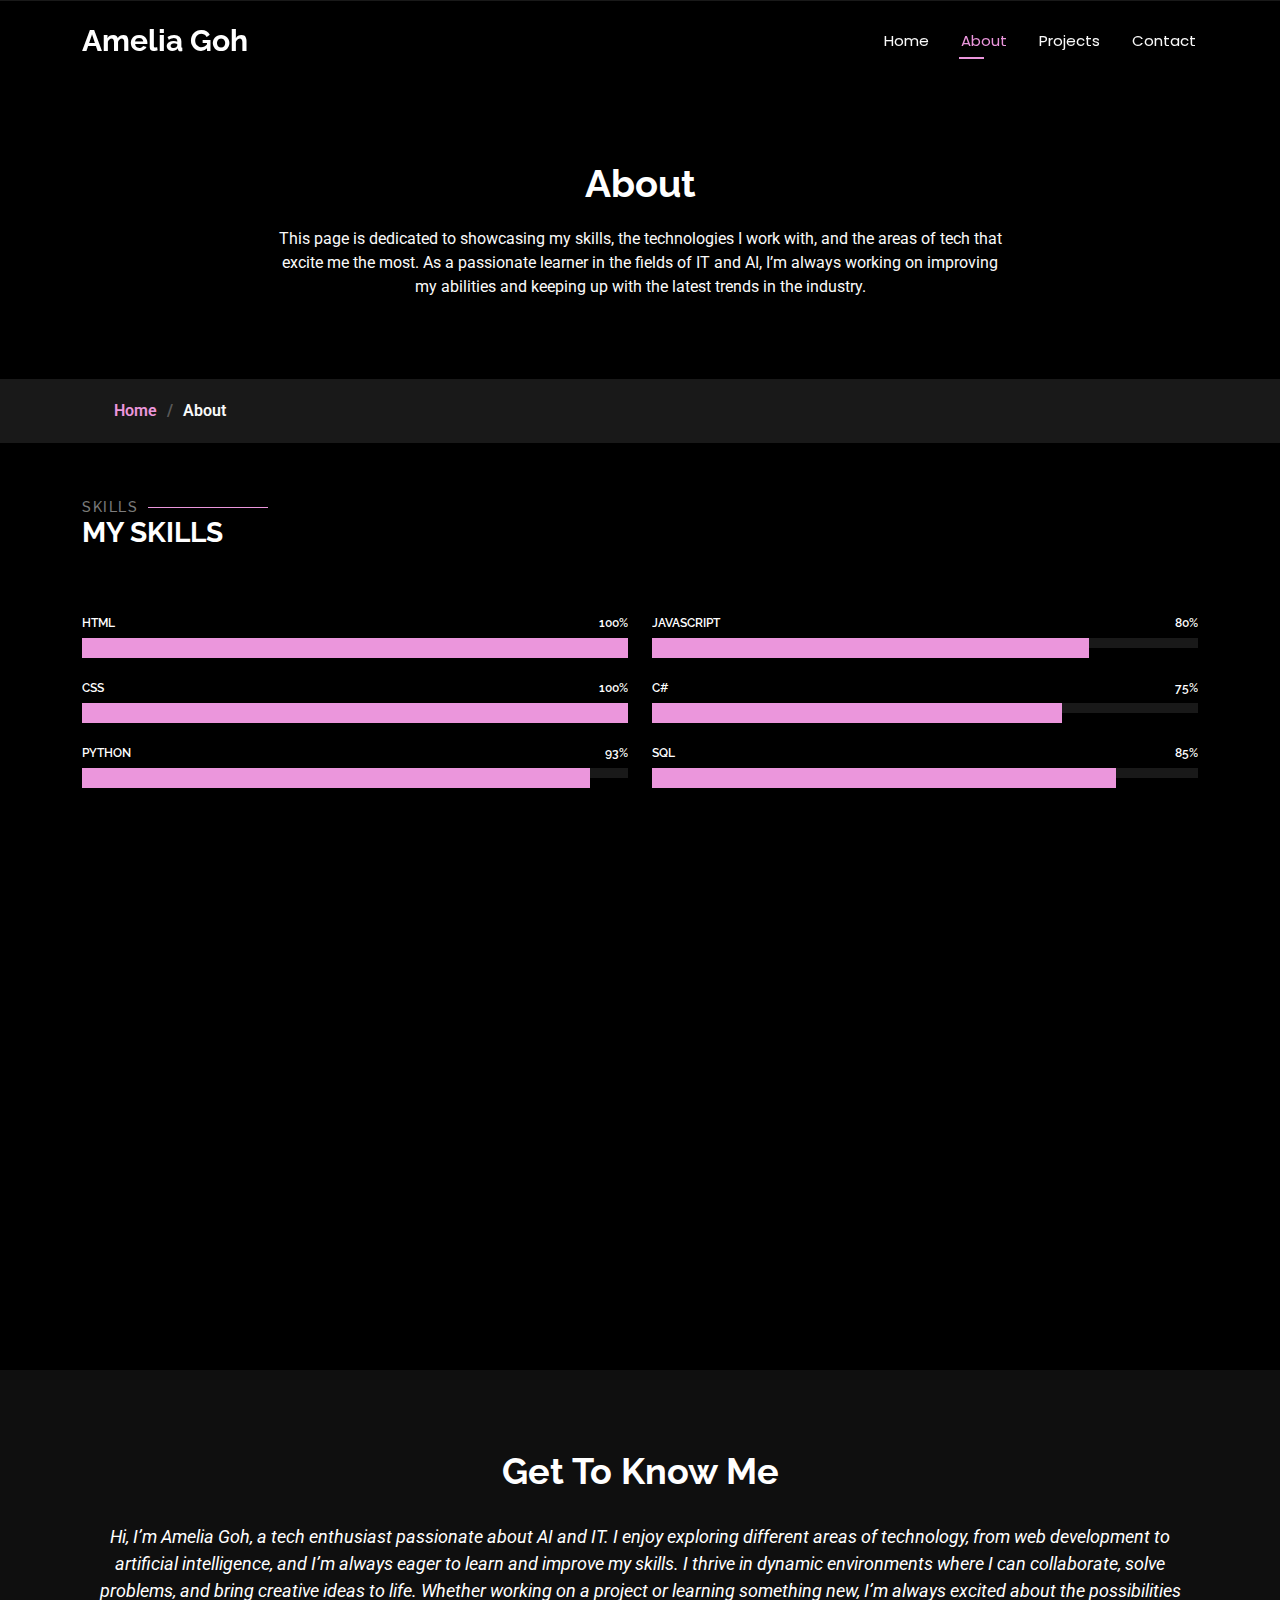
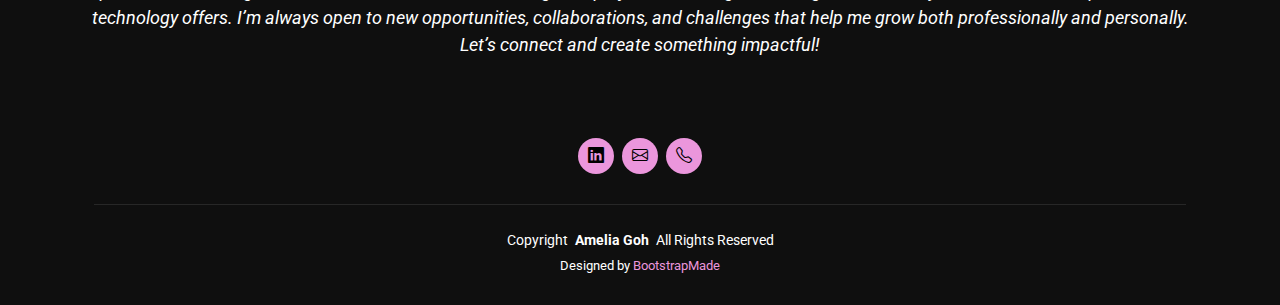
<file: about.html>
<!DOCTYPE html>
<html lang="en">

<head>
  <meta charset="utf-8">
  <meta content="width=device-width, initial-scale=1.0" name="viewport">
  <title>Amelia Goh | About</title>
  <meta name="description" content="">
  <meta name="keywords" content="">

  <!-- Favicons -->
  <link href="assets/img/favicon.png" rel="icon">
  <link href="assets/img/apple-touch-icon.png" rel="apple-touch-icon">

  <!-- Fonts -->
  <link href="https://fonts.googleapis.com" rel="preconnect">
  <link href="https://fonts.gstatic.com" rel="preconnect" crossorigin>
  <link href="https://fonts.googleapis.com/css2?family=Roboto:ital,wght@0,100;0,300;0,400;0,500;0,700;0,900;1,100;1,300;1,400;1,500;1,700;1,900&family=Poppins:ital,wght@0,100;0,200;0,300;0,400;0,500;0,600;0,700;0,800;0,900;1,100;1,200;1,300;1,400;1,500;1,600;1,700;1,800;1,900&family=Raleway:ital,wght@0,100;0,200;0,300;0,400;0,500;0,600;0,700;0,800;0,900;1,100;1,200;1,300;1,400;1,500;1,600;1,700;1,800;1,900&display=swap" rel="stylesheet">

  <!-- Vendor CSS Files -->
  <link href="assets/vendor/bootstrap/css/bootstrap.min.css" rel="stylesheet">
  <link href="assets/vendor/bootstrap-icons/bootstrap-icons.css" rel="stylesheet">
  <link href="assets/vendor/aos/aos.css" rel="stylesheet">
  <link href="assets/vendor/swiper/swiper-bundle.min.css" rel="stylesheet">
  <link href="assets/vendor/glightbox/css/glightbox.min.css" rel="stylesheet">

  <!-- Main CSS File -->
  <link href="assets/css/main.css" rel="stylesheet">

</head>

<body class="about-page">

  <header id="header" class="header d-flex align-items-center fixed-top">
    <div class="container-fluid container-xl position-relative d-flex align-items-center justify-content-between">

      <a href="index.html" class="logo d-flex align-items-center">
        <!-- Uncomment the line below if you also wish to use an image logo -->
        <!-- <img src="assets/img/logo.png" alt=""> -->
        <h1 class="sitename">Amelia Goh</h1>
      </a>

      <nav id="navmenu" class="navmenu">
        <ul>
          <li><a href="index.html">Home</a></li>
          <li><a href="about.html" class="active">About</a></li>
          <li><a href="portfolio.html">Projects</a></li>
          <li><a href="contact.html">Contact</a></li>
        </ul>
        <i class="mobile-nav-toggle d-xl-none bi bi-list"></i>
      </nav>

    </div>
  </header>

  <main class="main">

    <!-- Page Title -->
    <div class="page-title" data-aos="fade">
      <div class="heading">
        <div class="container">
          <div class="row d-flex justify-content-center text-center">
            <div class="col-lg-8">
              <h1>About</h1>
              <p class="mb-0" style="margin-top: 20px">This page is dedicated to showcasing my skills, the technologies I work with, and the areas of tech that excite me the most. As a passionate learner in the fields of IT and AI, I’m always working on improving my abilities and keeping up with the latest trends in the industry.</p>
            </div>
          </div>
        </div>
      </div>
      <nav class="breadcrumbs">
        <div class="container">
          <ol>
            <li><a href="index.html">Home</a></li>
            <li class="current">About</li>
          </ol>
        </div>
      </nav>
    </div><!-- End Page Title -->

    <!-- Skills Section -->
    <section id="skills" class="skills section">

      <!-- Section Title -->
      <div class="container section-title" data-aos="fade-up">
        <h2>Skills</h2>
        <div><span>My</span> <span class="description-title">Skills</span></div>
      </div><!-- End Section Title -->

      <div class="container" data-aos="fade-up" data-aos-delay="100">

        <div class="row skills-content skills-animation">

          <div class="col-lg-6">

            <div class="progress">
              <span class="skill"><span>HTML</span> <i class="val">100%</i></span>
              <div class="progress-bar-wrap">
                <div class="progress-bar" role="progressbar" aria-valuenow="100" aria-valuemin="0" aria-valuemax="100"></div>
              </div>
            </div><!-- End Skills Item -->

            <div class="progress">
              <span class="skill"><span>CSS</span> <i class="val">100%</i></span>
              <div class="progress-bar-wrap">
                <div class="progress-bar" role="progressbar" aria-valuenow="100" aria-valuemin="0" aria-valuemax="100"></div>
              </div>
            </div><!-- End Skills Item -->

            <div class="progress">
              <span class="skill"><span>Python</span> <i class="val">93%</i></span>
              <div class="progress-bar-wrap">
                <div class="progress-bar" role="progressbar" aria-valuenow="93" aria-valuemin="0" aria-valuemax="100"></div>
              </div>
            </div><!-- End Skills Item -->

          </div>

          <div class="col-lg-6">

            <div class="progress">
              <span class="skill"><span>JavaScript</span> <i class="val">80%</i></span>
              <div class="progress-bar-wrap">
                <div class="progress-bar" role="progressbar" aria-valuenow="80" aria-valuemin="0" aria-valuemax="100"></div>
              </div>
            </div><!-- End Skills Item -->

            <div class="progress">
              <span class="skill"><span>C#</span> <i class="val">75%</i></span>
              <div class="progress-bar-wrap">
                <div class="progress-bar" role="progressbar" aria-valuenow="75" aria-valuemin="0" aria-valuemax="100"></div>
              </div>
            </div><!-- End Skills Item -->

            <div class="progress">
              <span class="skill"><span>SQL</span> <i class="val">85%</i></span>
              <div class="progress-bar-wrap">
                <div class="progress-bar" role="progressbar" aria-valuenow="85" aria-valuemin="0" aria-valuemax="100"></div>
              </div>
            </div><!-- End Skills Item -->

          </div>

        </div>

      </div>

    </section><!-- /Skills Section -->

    <!-- Interests Section -->
    <section id="interests" class="interests section">

      <!-- Section Title -->
      <div class="container section-title" data-aos="fade-up">
        <h2>Topics</h2>
        <div><span>I'm</span> <span class="description-title">interested in</span></div>
      </div><!-- End Section Title -->

      <div class="container">

        <div class="row gy-4">

          <div class="col-lg-3 col-md-4" data-aos="fade-up" data-aos-delay="100">
            <div class="features-item">
              <i class="bi bi-eye" style="color: #ffbb2c;"></i>
              <h3><a href="" class="stretched-link">Artificial Intelligence</a></h3>
            </div>
          </div><!-- End Feature Item -->

          <div class="col-lg-3 col-md-4" data-aos="fade-up" data-aos-delay="200">
            <div class="features-item">
              <i class="bi bi-infinity" style="color: #5578ff;"></i>
              <h3><a href="" class="stretched-link">Machine Learning</a></h3>
            </div>
          </div><!-- End Feature Item -->

          <div class="col-lg-3 col-md-4" data-aos="fade-up" data-aos-delay="300">
            <div class="features-item">
              <i class="bi bi-mortarboard" style="color: #e80368;"></i>
              <h3><a href="" class="stretched-link">Deep Learning</a></h3>
            </div>
          </div><!-- End Feature Item -->

          <div class="col-lg-3 col-md-4" data-aos="fade-up" data-aos-delay="400">
            <div class="features-item">
              <i class="bi bi-nut" style="color: #e361ff;"></i>
              <h3><a href="" class="stretched-link">Cybersecurity</a></h3>
            </div>
          </div><!-- End Feature Item -->

          <div class="col-lg-3 col-md-4" data-aos="fade-up" data-aos-delay="500">
            <div class="features-item">
              <i class="bi bi-shuffle" style="color: #47aeff;"></i>
              <h3><a href="" class="stretched-link">Project Management</a></h3>
            </div>
          </div><!-- End Feature Item -->

          <div class="col-lg-3 col-md-4" data-aos="fade-up" data-aos-delay="600">
            <div class="features-item">
              <i class="bi bi-star" style="color: #ffa76e;"></i>
              <h3><a href="" class="stretched-link">AI-Driven Cybersecurity</a></h3>
            </div>
          </div><!-- End Feature Item -->

          <div class="col-lg-3 col-md-4" data-aos="fade-up" data-aos-delay="700">
            <div class="features-item">
              <i class="bi bi-x-diamond" style="color: #11dbcf;"></i>
              <h3><a href="" class="stretched-link">Computer Vision</a></h3>
            </div>
          </div><!-- End Feature Item -->

          <div class="col-lg-3 col-md-4" data-aos="fade-up" data-aos-delay="800">
            <div class="features-item">
              <i class="bi bi-camera-video" style="color: #4233ff;"></i>
              <h3><a href="" class="stretched-link">Natural Language Processing</a></h3>
            </div>
          </div><!-- End Feature Item -->

          <div class="col-lg-3 col-md-4" data-aos="fade-up" data-aos-delay="900">
            <div class="features-item">
              <i class="bi bi-command" style="color: #b2904f;"></i>
              <h3><a href="" class="stretched-link">AI Ethics & Fairness</a></h3>
            </div>
          </div><!-- End Feature Item -->

          <div class="col-lg-3 col-md-4" data-aos="fade-up" data-aos-delay="1000">
            <div class="features-item">
              <i class="bi bi-dribbble" style="color: #b20969;"></i>
              <h3><a href="" class="stretched-link">Bioinformatics</a></h3>
            </div>
          </div><!-- End Feature Item -->

          <div class="col-lg-3 col-md-4" data-aos="fade-up" data-aos-delay="1100">
            <div class="features-item">
              <i class="bi bi-activity" style="color: #ff5828;"></i>
              <h3><a href="" class="stretched-link">Digital Forensics</a></h3>
            </div>
          </div><!-- End Feature Item -->

          <div class="col-lg-3 col-md-4" data-aos="fade-up" data-aos-delay="1200">
            <div class="features-item">
              <i class="bi bi-brightness-high" style="color: #29cc61;"></i>
              <h3><a href="" class="stretched-link">Web Development</a></h3>
            </div>
          </div><!-- End Feature Item -->

        </div>

      </div>

    </section><!-- /Interests Section -->

  </main>

  <footer id="footer" class="footer dark-background">
    <div class="container">
      <h3 class="sitename" style="margin-top: 50px">Get To Know Me</h3>
      <p style="font-size: 18px; margin-top: 30px">Hi, I’m Amelia Goh, a tech enthusiast passionate about AI and IT. I enjoy exploring different areas of technology, from web development to artificial intelligence, and I’m always eager to learn and improve my skills. I thrive in dynamic environments where I can collaborate, solve problems, and bring creative ideas to life. Whether working on a project or learning something new, I’m always excited about the possibilities technology offers. I’m always open to new opportunities, collaborations, and challenges that help me grow both professionally and personally. Let’s connect and create something impactful!</p>
      <div class="social-links d-flex justify-content-center" style="margin-top: 80px">
        <a href="www.linkedin.com/in/amelia-goh-jx" target="_blank"><i class="bi bi-linkedin"></i></a>          
        <a href="mailto:amelliagoh@hotmail.com"><i class="bi bi-envelope"></i></a>
        <a href="tel:+6591497701"><i class="bi bi-telephone"></i></a>
      </div>
      <div class="container">
        <div class="copyright">
          <span>Copyright</span> <strong class="px-1 sitename">Amelia Goh</strong> <span>All Rights Reserved</span>
        </div>
        <div class="credits">
          Designed by <a href="https://bootstrapmade.com/">BootstrapMade</a>
        </div>
      </div>
    </div>
  </footer>
  <!-- Scroll Top -->
  <a href="#" id="scroll-top" class="scroll-top d-flex align-items-center justify-content-center"><i class="bi bi-arrow-up-short"></i></a>

  <!-- Preloader -->
  <div id="preloader"></div>

  <!-- Vendor JS Files -->
  <script src="assets/vendor/bootstrap/js/bootstrap.bundle.min.js"></script>
  <script src="assets/vendor/php-email-form/validate.js"></script>
  <script src="assets/vendor/aos/aos.js"></script>
  <script src="assets/vendor/typed.js/typed.umd.js"></script>
  <script src="assets/vendor/purecounter/purecounter_vanilla.js"></script>
  <script src="assets/vendor/waypoints/noframework.waypoints.js"></script>
  <script src="assets/vendor/swiper/swiper-bundle.min.js"></script>
  <script src="assets/vendor/glightbox/js/glightbox.min.js"></script>
  <script src="assets/vendor/imagesloaded/imagesloaded.pkgd.min.js"></script>
  <script src="assets/vendor/isotope-layout/isotope.pkgd.min.js"></script>

  <!-- Main JS File -->
  <script src="assets/js/main.js"></script>

</body>

</html>
</file>
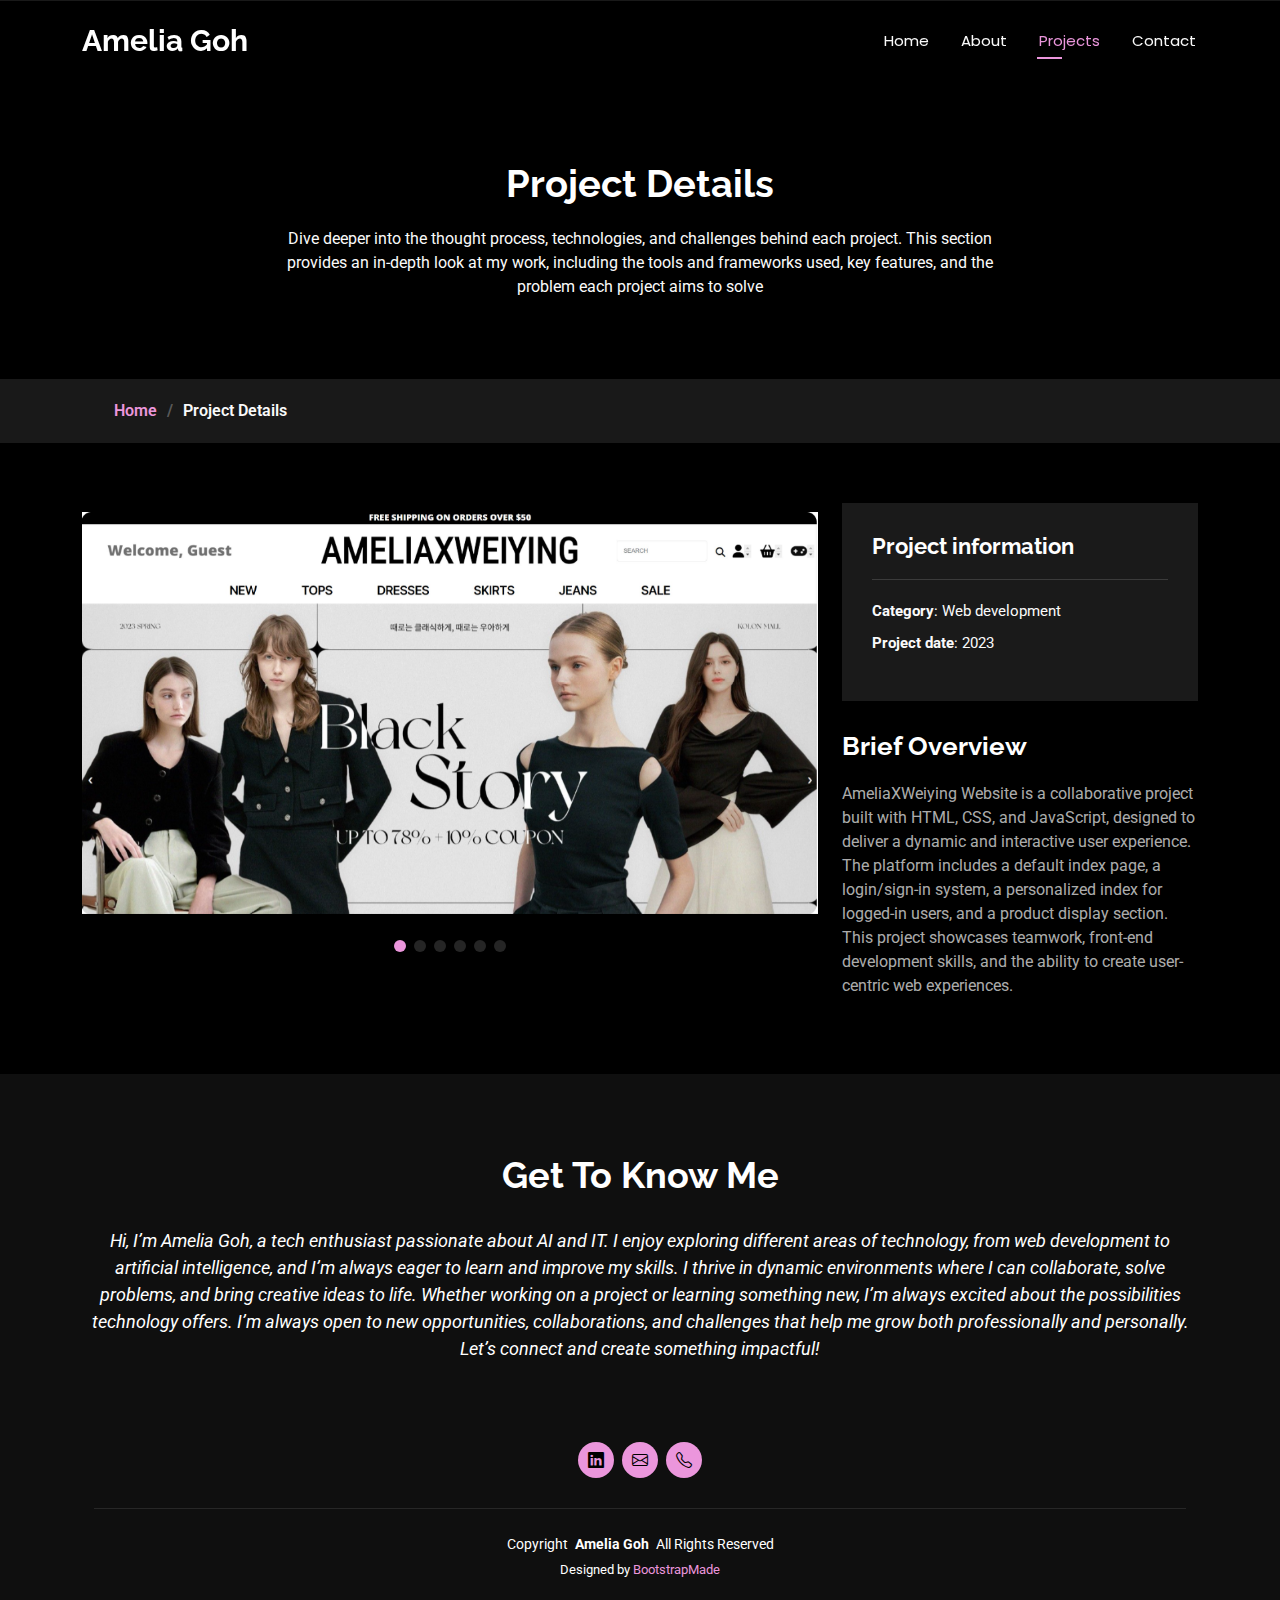
<file: axw-details.html>
<!DOCTYPE html>
<html lang="en">

<head>
    <meta charset="utf-8">
    <meta content="width=device-width, initial-scale=1.0" name="viewport">
    <title>Amelia Goh | Project Details</title>
    <meta name="description" content="">
    <meta name="keywords" content="">

    <!-- Favicons -->
    <link href="assets/img/favicon.png" rel="icon">
    <link href="assets/img/apple-touch-icon.png" rel="apple-touch-icon">

    <!-- Fonts -->
    <link href="https://fonts.googleapis.com" rel="preconnect">
    <link href="https://fonts.gstatic.com" rel="preconnect" crossorigin>
    <link href="https://fonts.googleapis.com/css2?family=Roboto:ital,wght@0,100;0,300;0,400;0,500;0,700;0,900;1,100;1,300;1,400;1,500;1,700;1,900&family=Poppins:ital,wght@0,100;0,200;0,300;0,400;0,500;0,600;0,700;0,800;0,900;1,100;1,200;1,300;1,400;1,500;1,600;1,700;1,800;1,900&family=Raleway:ital,wght@0,100;0,200;0,300;0,400;0,500;0,600;0,700;0,800;0,900;1,100;1,200;1,300;1,400;1,500;1,600;1,700;1,800;1,900&display=swap" rel="stylesheet">

    <!-- Vendor CSS Files -->
    <link href="assets/vendor/bootstrap/css/bootstrap.min.css" rel="stylesheet">
    <link href="assets/vendor/bootstrap-icons/bootstrap-icons.css" rel="stylesheet">
    <link href="assets/vendor/aos/aos.css" rel="stylesheet">
    <link href="assets/vendor/swiper/swiper-bundle.min.css" rel="stylesheet">
    <link href="assets/vendor/glightbox/css/glightbox.min.css" rel="stylesheet">

    <!-- Main CSS File -->
    <link href="assets/css/main.css" rel="stylesheet">

</head>

<body class="portfolio-details-page">

    <header id="header" class="header d-flex align-items-center fixed-top">
    <div class="container-fluid container-xl position-relative d-flex align-items-center justify-content-between">

        <a href="index.html" class="logo d-flex align-items-center">
        <!-- Uncomment the line below if you also wish to use an image logo -->
        <!-- <img src="assets/img/logo.png" alt=""> -->
        <h1 class="sitename">Amelia Goh</h1>
        </a>

        <nav id="navmenu" class="navmenu">
        <ul>
            <li><a href="index.html">Home</a></li>
            <li><a href="about.html">About</a></li>
            <li><a href="portfolio.html" class="active">Projects</a></li>
            <li><a href="contact.html">Contact</a></li>
        </ul>
        <i class="mobile-nav-toggle d-xl-none bi bi-list"></i>
        </nav>

    </div>
    </header>

    <main class="main">

    <!-- Page Title -->
    <div class="page-title" data-aos="fade">
        <div class="heading">
        <div class="container">
            <div class="row d-flex justify-content-center text-center">
            <div class="col-lg-8">
                <h1>Project Details</h1>
                <p class="mb-0" style="margin-top: 20px">Dive deeper into the thought process, technologies, and challenges behind each project. This section provides an in-depth look at my work, including the tools and frameworks used, key features, and the problem each project aims to solve</p>
            </div>
            </div>
        </div>
        </div>
        <nav class="breadcrumbs">
        <div class="container">
            <ol>
            <li><a href="index.html">Home</a></li>
            <li class="current">Project Details</li>
            </ol>
        </div>
        </nav>
    </div><!-- End Page Title -->

    <!-- Portfolio Details Section -->
    <section id="portfolio-details" class="portfolio-details section">

        <div class="container" data-aos="fade-up" data-aos-delay="100">

        <div class="row gy-4">

            <div class="col-lg-8">
            <div class="portfolio-details-slider swiper init-swiper">

                <script type="application/json" class="swiper-config">
                {
                    "loop": true,
                    "speed": 600,
                    "autoplay": {
                    "delay": 5000
                    },
                    "slidesPerView": "auto",
                    "pagination": {
                    "el": ".swiper-pagination",
                    "type": "bullets",
                    "clickable": true
                    }
                }
                </script>

                <div class="swiper-wrapper align-items-center">

                <div class="swiper-slide">
                    <img src="assets/img/portfolio/axw1.png" alt="">
                  </div>
                
                  <div class="swiper-slide">
                    <img src="assets/img/portfolio/axw2.png" alt="">
                  </div>
                
                  <div class="swiper-slide">
                    <img src="assets/img/portfolio/axw3.png" alt="">
                  </div>
                
                  <div class="swiper-slide">
                    <img src="assets/img/portfolio/axw4.png" alt="">
                  </div>

                  <div class="swiper-slide">
                    <img src="assets/img/portfolio/axw5.png" alt="">
                  </div>

                  <div class="swiper-slide">
                    <img src="assets/img/portfolio/axw6.png" alt="">
                  </div>
                </div>
                <div class="swiper-pagination"></div>
            </div>
            </div>

            <div class="col-lg-4">
            <div class="portfolio-info" data-aos="fade-up" data-aos-delay="200">
                <h3>Project information</h3>
                <ul>
                <li><strong>Category</strong>: Web development</li>
                <li><strong>Project date</strong>: 2023</li>
                </ul>
            </div>
            <div class="portfolio-description" data-aos="fade-up" data-aos-delay="300">
                <h2>Brief Overview</h2>
                <p>
                    AmeliaXWeiying Website is a collaborative project built with HTML, CSS, and JavaScript, designed to deliver a dynamic and interactive user experience. The platform includes a default index page, a login/sign-in system, a personalized index for logged-in users, and a product display section. This project showcases teamwork, front-end development skills, and the ability to create user-centric web experiences.
                </p>
            </div>
            </div>

        </div>

        </div>

    </section><!-- /Portfolio Details Section -->

    </main>

    <footer id="footer" class="footer dark-background">
    <div class="container">
        <h3 class="sitename" style="margin-top: 50px">Get To Know Me</h3>
        <p style="font-size: 18px; margin-top: 30px">Hi, I’m Amelia Goh, a tech enthusiast passionate about AI and IT. I enjoy exploring different areas of technology, from web development to artificial intelligence, and I’m always eager to learn and improve my skills. I thrive in dynamic environments where I can collaborate, solve problems, and bring creative ideas to life. Whether working on a project or learning something new, I’m always excited about the possibilities technology offers. I’m always open to new opportunities, collaborations, and challenges that help me grow both professionally and personally. Let’s connect and create something impactful!</p>
        <div class="social-links d-flex justify-content-center" style="margin-top: 80px">
        <a href="www.linkedin.com/in/amelia-goh-jx" target="_blank"><i class="bi bi-linkedin"></i></a>          
        <a href="mailto:amelliagoh@hotmail.com"><i class="bi bi-envelope"></i></a>
        <a href="tel:+6591497701"><i class="bi bi-telephone"></i></a>
        </div>
        <div class="container">
        <div class="copyright">
            <span>Copyright</span> <strong class="px-1 sitename">Amelia Goh</strong> <span>All Rights Reserved</span>
        </div>
        <div class="credits">
            Designed by <a href="https://bootstrapmade.com/">BootstrapMade</a>
        </div>
        </div>
    </div>
    </footer>

    <!-- Scroll Top -->
    <a href="#" id="scroll-top" class="scroll-top d-flex align-items-center justify-content-center"><i class="bi bi-arrow-up-short"></i></a>

    <!-- Preloader -->
    <div id="preloader"></div>

    <!-- Vendor JS Files -->
    <script src="assets/vendor/bootstrap/js/bootstrap.bundle.min.js"></script>
    <script src="assets/vendor/php-email-form/validate.js"></script>
    <script src="assets/vendor/aos/aos.js"></script>
    <script src="assets/vendor/typed.js/typed.umd.js"></script>
    <script src="assets/vendor/purecounter/purecounter_vanilla.js"></script>
    <script src="assets/vendor/waypoints/noframework.waypoints.js"></script>
    <script src="assets/vendor/swiper/swiper-bundle.min.js"></script>
    <script src="assets/vendor/glightbox/js/glightbox.min.js"></script>
    <script src="assets/vendor/imagesloaded/imagesloaded.pkgd.min.js"></script>
    <script src="assets/vendor/isotope-layout/isotope.pkgd.min.js"></script>

    <!-- Main JS File -->
    <script src="assets/js/main.js"></script>

</body>

</html>
</file>
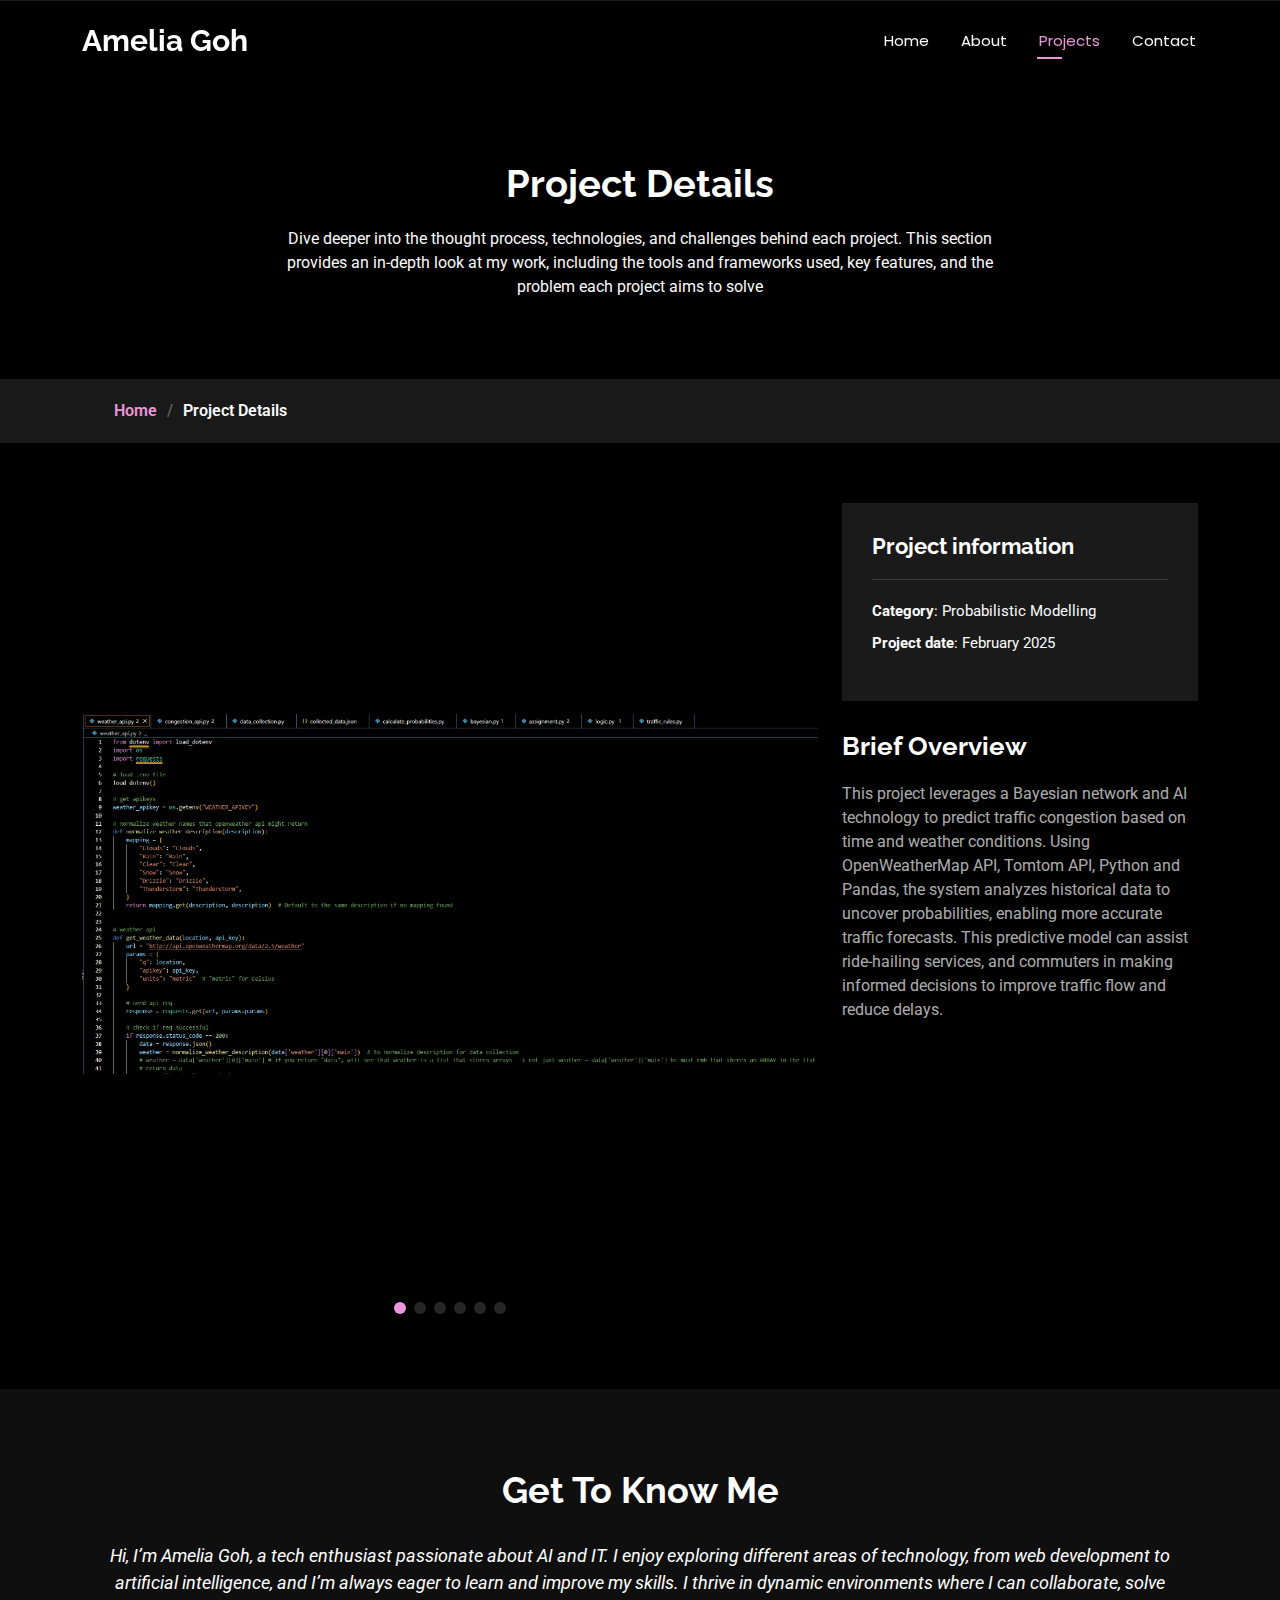
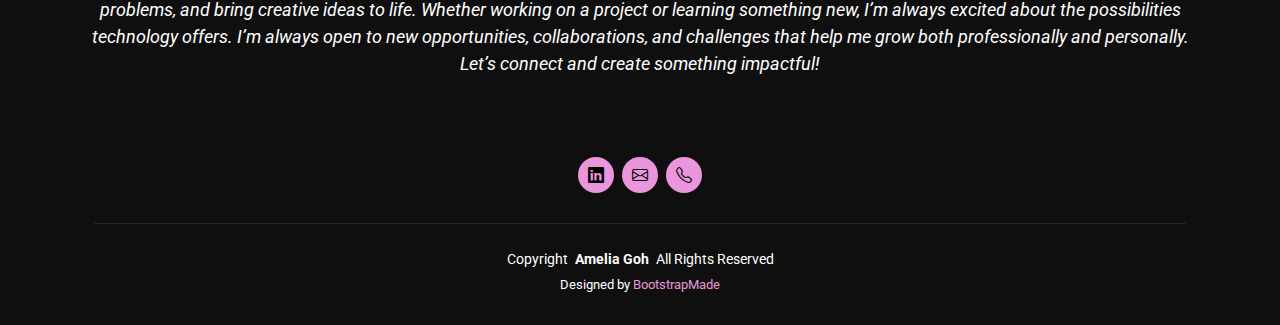
<file: bayesian-details.html>
<!DOCTYPE html>
<html lang="en">

<head>
  <meta charset="utf-8">
  <meta content="width=device-width, initial-scale=1.0" name="viewport">
  <title>Amelia Goh | Project Details</title>
  <meta name="description" content="">
  <meta name="keywords" content="">

  <!-- Favicons -->
  <link href="assets/img/favicon.png" rel="icon">
  <link href="assets/img/apple-touch-icon.png" rel="apple-touch-icon">

  <!-- Fonts -->
  <link href="https://fonts.googleapis.com" rel="preconnect">
  <link href="https://fonts.gstatic.com" rel="preconnect" crossorigin>
  <link href="https://fonts.googleapis.com/css2?family=Roboto:ital,wght@0,100;0,300;0,400;0,500;0,700;0,900;1,100;1,300;1,400;1,500;1,700;1,900&family=Poppins:ital,wght@0,100;0,200;0,300;0,400;0,500;0,600;0,700;0,800;0,900;1,100;1,200;1,300;1,400;1,500;1,600;1,700;1,800;1,900&family=Raleway:ital,wght@0,100;0,200;0,300;0,400;0,500;0,600;0,700;0,800;0,900;1,100;1,200;1,300;1,400;1,500;1,600;1,700;1,800;1,900&display=swap" rel="stylesheet">

  <!-- Vendor CSS Files -->
  <link href="assets/vendor/bootstrap/css/bootstrap.min.css" rel="stylesheet">
  <link href="assets/vendor/bootstrap-icons/bootstrap-icons.css" rel="stylesheet">
  <link href="assets/vendor/aos/aos.css" rel="stylesheet">
  <link href="assets/vendor/swiper/swiper-bundle.min.css" rel="stylesheet">
  <link href="assets/vendor/glightbox/css/glightbox.min.css" rel="stylesheet">

  <!-- Main CSS File -->
  <link href="assets/css/main.css" rel="stylesheet">

</head>

<body class="portfolio-details-page">

  <header id="header" class="header d-flex align-items-center fixed-top">
    <div class="container-fluid container-xl position-relative d-flex align-items-center justify-content-between">

      <a href="index.html" class="logo d-flex align-items-center">
        <!-- Uncomment the line below if you also wish to use an image logo -->
        <!-- <img src="assets/img/logo.png" alt=""> -->
        <h1 class="sitename">Amelia Goh</h1>
      </a>

      <nav id="navmenu" class="navmenu">
        <ul>
          <li><a href="index.html">Home</a></li>
          <li><a href="about.html">About</a></li>
          <li><a href="portfolio.html" class="active">Projects</a></li>
          <li><a href="contact.html">Contact</a></li>
        </ul>
        <i class="mobile-nav-toggle d-xl-none bi bi-list"></i>
      </nav>

    </div>
  </header>

  <main class="main">

    <!-- Page Title -->
    <div class="page-title" data-aos="fade">
      <div class="heading">
        <div class="container">
          <div class="row d-flex justify-content-center text-center">
            <div class="col-lg-8">
              <h1>Project Details</h1>
              <p class="mb-0" style="margin-top: 20px">Dive deeper into the thought process, technologies, and challenges behind each project. This section provides an in-depth look at my work, including the tools and frameworks used, key features, and the problem each project aims to solve</p>
            </div>
          </div>
        </div>
      </div>
      <nav class="breadcrumbs">
        <div class="container">
          <ol>
            <li><a href="index.html">Home</a></li>
            <li class="current">Project Details</li>
          </ol>
        </div>
      </nav>
    </div><!-- End Page Title -->

    <!-- Portfolio Details Section -->
    <section id="portfolio-details" class="portfolio-details section">

      <div class="container" data-aos="fade-up" data-aos-delay="100">

        <div class="row gy-4">

          <div class="col-lg-8">
            <div class="portfolio-details-slider swiper init-swiper">

              <script type="application/json" class="swiper-config">
                {
                  "loop": true,
                  "speed": 600,
                  "autoplay": {
                    "delay": 5000
                  },
                  "slidesPerView": "auto",
                  "pagination": {
                    "el": ".swiper-pagination",
                    "type": "bullets",
                    "clickable": true
                  }
                }
              </script>

              <div class="swiper-wrapper align-items-center">

                <div class="swiper-slide">
                  <img src="assets/img/portfolio/aict1.png" alt="">
                </div>

                <div class="swiper-slide">
                  <img src="assets/img/portfolio/aict2.png" alt="">
                </div>

                <div class="swiper-slide">
                  <img src="assets/img/portfolio/aict3.png" alt="">
                </div>

                <div class="swiper-slide">
                  <img src="assets/img/portfolio/aict4.png" alt="">
                </div>

                <div class="swiper-slide">
                  <img src="assets/img/portfolio/aict5.png" alt="">
                </div>

                <div class="swiper-slide">
                  <img src="assets/img/portfolio/aict6.png" alt="">
                </div>

              </div>
              <div class="swiper-pagination"></div>
            </div>
          </div>

          <div class="col-lg-4">
            <div class="portfolio-info" data-aos="fade-up" data-aos-delay="200">
              <h3>Project information</h3>
              <ul>
                <li><strong>Category</strong>: Probabilistic Modelling</li>
                <li><strong>Project date</strong>: February 2025</li>
              </ul>
            </div>
            <div class="portfolio-description" data-aos="fade-up" data-aos-delay="300">
              <h2>Brief Overview</h2>
              <p>
                This project leverages a Bayesian network and AI technology to predict traffic congestion based on time and weather conditions. Using OpenWeatherMap API, Tomtom API, Python and Pandas, the system analyzes historical data to uncover probabilities, enabling more accurate traffic forecasts. This predictive model can assist ride-hailing services, and commuters in making informed decisions to improve traffic flow and reduce delays.
              </p>
            </div>
          </div>

        </div>

      </div>

    </section><!-- /Portfolio Details Section -->

  </main>

  <footer id="footer" class="footer dark-background">
    <div class="container">
      <h3 class="sitename" style="margin-top: 50px">Get To Know Me</h3>
      <p style="font-size: 18px; margin-top: 30px">Hi, I’m Amelia Goh, a tech enthusiast passionate about AI and IT. I enjoy exploring different areas of technology, from web development to artificial intelligence, and I’m always eager to learn and improve my skills. I thrive in dynamic environments where I can collaborate, solve problems, and bring creative ideas to life. Whether working on a project or learning something new, I’m always excited about the possibilities technology offers. I’m always open to new opportunities, collaborations, and challenges that help me grow both professionally and personally. Let’s connect and create something impactful!</p>
      <div class="social-links d-flex justify-content-center" style="margin-top: 80px">
        <a href="www.linkedin.com/in/amelia-goh-jx" target="_blank"><i class="bi bi-linkedin"></i></a>          
        <a href="mailto:amelliagoh@hotmail.com"><i class="bi bi-envelope"></i></a>
        <a href="tel:+6591497701"><i class="bi bi-telephone"></i></a>
      </div>
      <div class="container">
        <div class="copyright">
          <span>Copyright</span> <strong class="px-1 sitename">Amelia Goh</strong> <span>All Rights Reserved</span>
        </div>
        <div class="credits">
          Designed by <a href="https://bootstrapmade.com/">BootstrapMade</a>
        </div>
      </div>
    </div>
  </footer>

  <!-- Scroll Top -->
  <a href="#" id="scroll-top" class="scroll-top d-flex align-items-center justify-content-center"><i class="bi bi-arrow-up-short"></i></a>

  <!-- Preloader -->
  <div id="preloader"></div>

  <!-- Vendor JS Files -->
  <script src="assets/vendor/bootstrap/js/bootstrap.bundle.min.js"></script>
  <script src="assets/vendor/php-email-form/validate.js"></script>
  <script src="assets/vendor/aos/aos.js"></script>
  <script src="assets/vendor/typed.js/typed.umd.js"></script>
  <script src="assets/vendor/purecounter/purecounter_vanilla.js"></script>
  <script src="assets/vendor/waypoints/noframework.waypoints.js"></script>
  <script src="assets/vendor/swiper/swiper-bundle.min.js"></script>
  <script src="assets/vendor/glightbox/js/glightbox.min.js"></script>
  <script src="assets/vendor/imagesloaded/imagesloaded.pkgd.min.js"></script>
  <script src="assets/vendor/isotope-layout/isotope.pkgd.min.js"></script>

  <!-- Main JS File -->
  <script src="assets/js/main.js"></script>

</body>

</html>
</file>
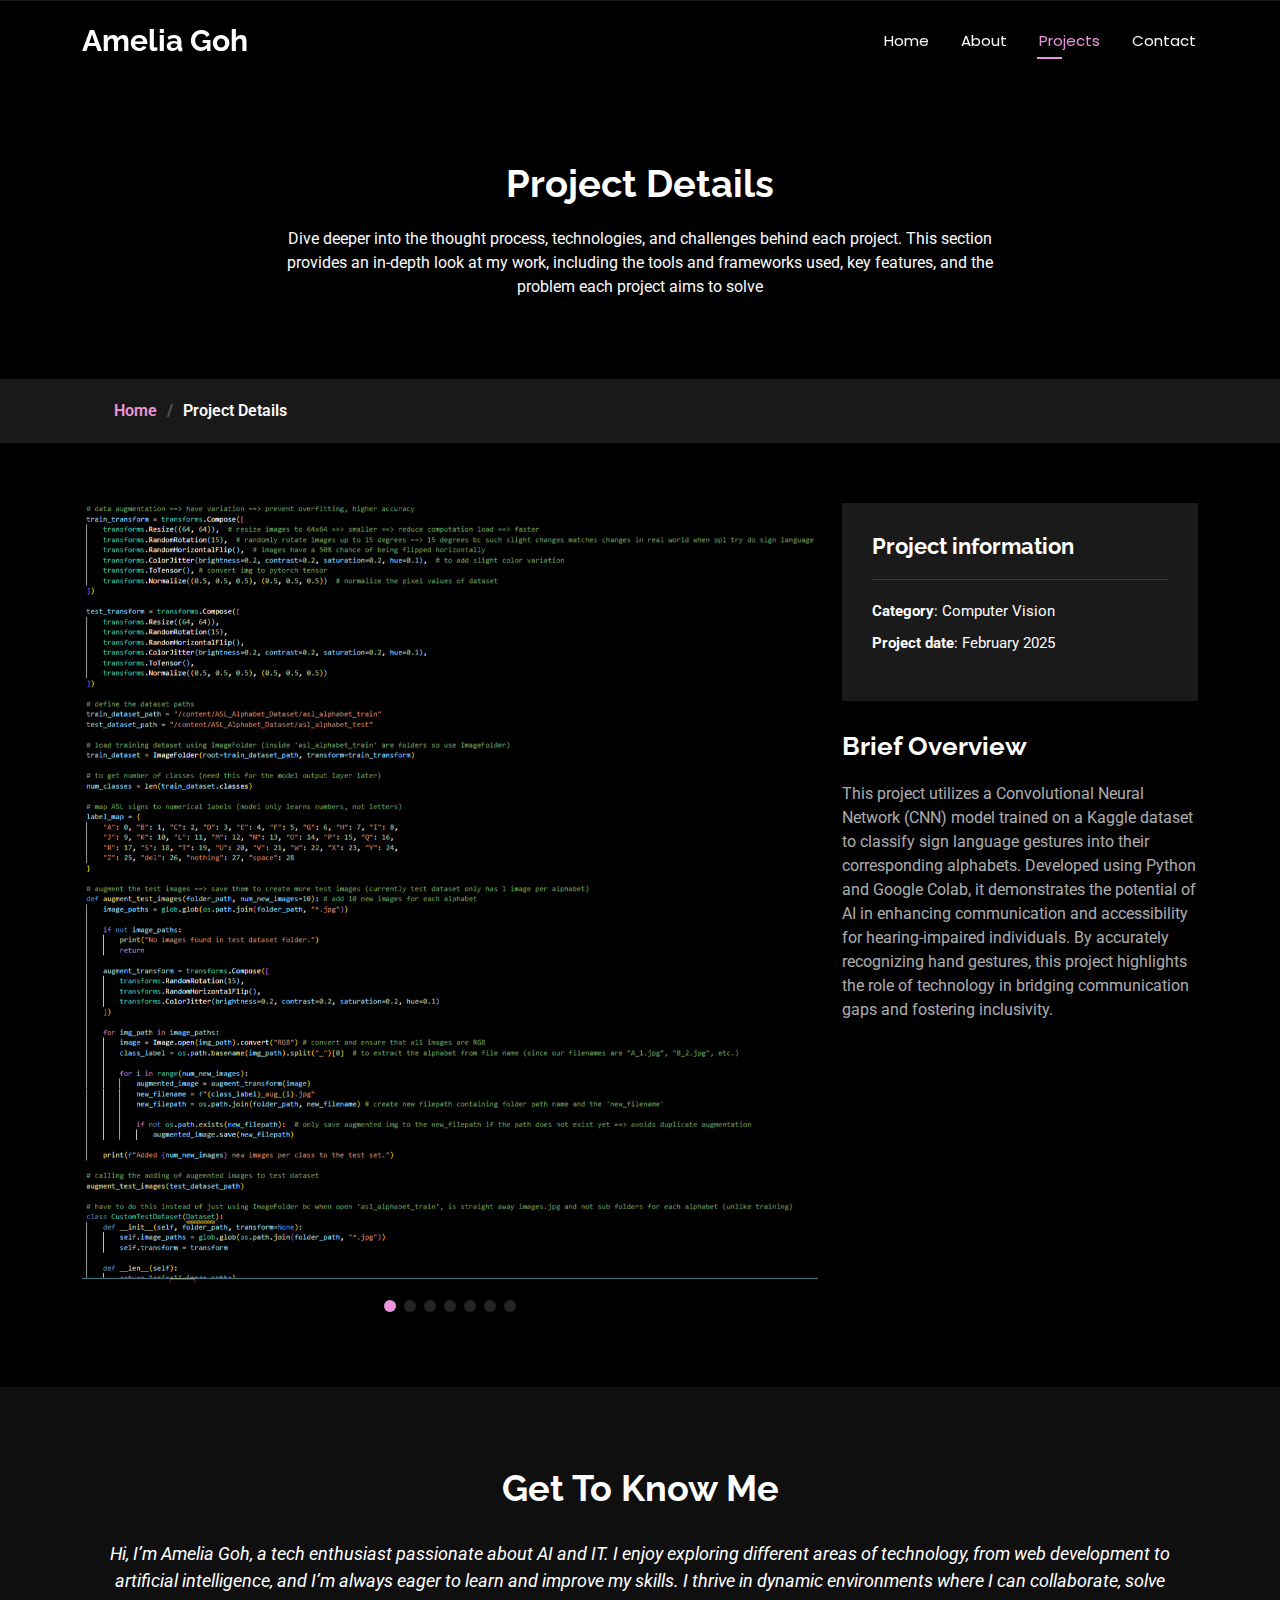
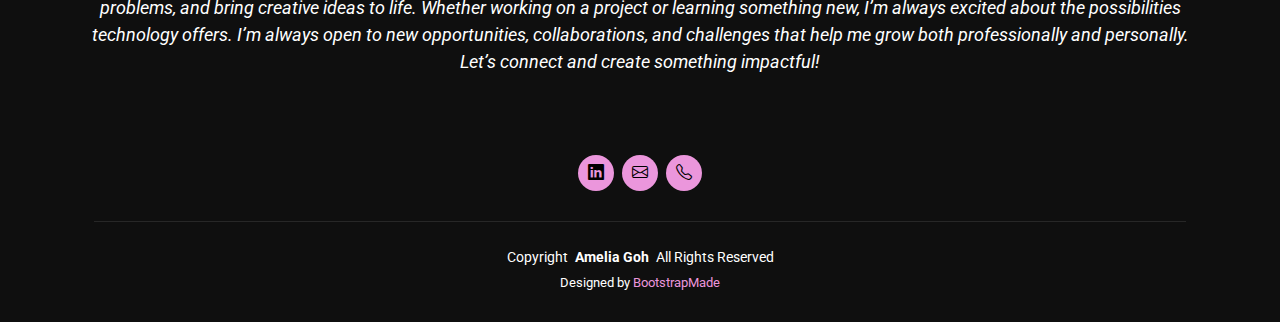
<file: cnn-details.html>
<!DOCTYPE html>
<html lang="en">

<head>
    <meta charset="utf-8">
    <meta content="width=device-width, initial-scale=1.0" name="viewport">
    <title>Amelia Goh | Project Details</title>
    <meta name="description" content="">
    <meta name="keywords" content="">

    <!-- Favicons -->
    <link href="assets/img/favicon.png" rel="icon">
    <link href="assets/img/apple-touch-icon.png" rel="apple-touch-icon">

    <!-- Fonts -->
    <link href="https://fonts.googleapis.com" rel="preconnect">
    <link href="https://fonts.gstatic.com" rel="preconnect" crossorigin>
    <link href="https://fonts.googleapis.com/css2?family=Roboto:ital,wght@0,100;0,300;0,400;0,500;0,700;0,900;1,100;1,300;1,400;1,500;1,700;1,900&family=Poppins:ital,wght@0,100;0,200;0,300;0,400;0,500;0,600;0,700;0,800;0,900;1,100;1,200;1,300;1,400;1,500;1,600;1,700;1,800;1,900&family=Raleway:ital,wght@0,100;0,200;0,300;0,400;0,500;0,600;0,700;0,800;0,900;1,100;1,200;1,300;1,400;1,500;1,600;1,700;1,800;1,900&display=swap" rel="stylesheet">

    <!-- Vendor CSS Files -->
    <link href="assets/vendor/bootstrap/css/bootstrap.min.css" rel="stylesheet">
    <link href="assets/vendor/bootstrap-icons/bootstrap-icons.css" rel="stylesheet">
    <link href="assets/vendor/aos/aos.css" rel="stylesheet">
    <link href="assets/vendor/swiper/swiper-bundle.min.css" rel="stylesheet">
    <link href="assets/vendor/glightbox/css/glightbox.min.css" rel="stylesheet">

    <!-- Main CSS File -->
    <link href="assets/css/main.css" rel="stylesheet">

</head>

<body class="portfolio-details-page">

    <header id="header" class="header d-flex align-items-center fixed-top">
    <div class="container-fluid container-xl position-relative d-flex align-items-center justify-content-between">

        <a href="index.html" class="logo d-flex align-items-center">
        <!-- Uncomment the line below if you also wish to use an image logo -->
        <!-- <img src="assets/img/logo.png" alt=""> -->
        <h1 class="sitename">Amelia Goh</h1>
        </a>

        <nav id="navmenu" class="navmenu">
        <ul>
            <li><a href="index.html">Home</a></li>
            <li><a href="about.html">About</a></li>
            <li><a href="portfolio.html" class="active">Projects</a></li>
            <li><a href="contact.html">Contact</a></li>
        </ul>
        <i class="mobile-nav-toggle d-xl-none bi bi-list"></i>
        </nav>

    </div>
    </header>

    <main class="main">

    <!-- Page Title -->
    <div class="page-title" data-aos="fade">
        <div class="heading">
        <div class="container">
            <div class="row d-flex justify-content-center text-center">
            <div class="col-lg-8">
                <h1>Project Details</h1>
                <p class="mb-0" style="margin-top: 20px">Dive deeper into the thought process, technologies, and challenges behind each project. This section provides an in-depth look at my work, including the tools and frameworks used, key features, and the problem each project aims to solve</p>
            </div>
            </div>
        </div>
        </div>
        <nav class="breadcrumbs">
        <div class="container">
            <ol>
            <li><a href="index.html">Home</a></li>
            <li class="current">Project Details</li>
            </ol>
        </div>
        </nav>
    </div><!-- End Page Title -->

    <!-- Portfolio Details Section -->
    <section id="portfolio-details" class="portfolio-details section">

        <div class="container" data-aos="fade-up" data-aos-delay="100">

        <div class="row gy-4">

            <div class="col-lg-8">
            <div class="portfolio-details-slider swiper init-swiper">

                <script type="application/json" class="swiper-config">
                {
                    "loop": true,
                    "speed": 600,
                    "autoplay": {
                    "delay": 5000
                    },
                    "slidesPerView": "auto",
                    "pagination": {
                    "el": ".swiper-pagination",
                    "type": "bullets",
                    "clickable": true
                    }
                }
                </script>

                <div class="swiper-wrapper align-items-center">

                <div class="swiper-slide">
                    <img src="assets/img/portfolio/cvnl1.png" alt="">
                  </div>
                
                  <div class="swiper-slide">
                    <img src="assets/img/portfolio/cvnl2.png" alt="">
                  </div>
                
                  <div class="swiper-slide">
                    <img src="assets/img/portfolio/cvnl3.png" alt="">
                  </div>
                
                  <div class="swiper-slide">
                    <img src="assets/img/portfolio/cvnl4.png" alt="">
                  </div>
                
                  <div class="swiper-slide">
                    <img src="assets/img/portfolio/cvnl4.png" alt="">
                  </div>
                
                  <div class="swiper-slide">
                    <img src="assets/img/portfolio/cvnl5.png" alt="">
                  </div>
                
                  <div class="swiper-slide">
                      <img src="assets/img/portfolio/cvnl6.png" alt="">
                   </div>

                </div>
                <div class="swiper-pagination"></div>
            </div>
            </div>

            <div class="col-lg-4">
            <div class="portfolio-info" data-aos="fade-up" data-aos-delay="200">
                <h3>Project information</h3>
                <ul>
                <li><strong>Category</strong>: Computer Vision</li>
                <li><strong>Project date</strong>: February 2025</li>
                </ul>
            </div>
            <div class="portfolio-description" data-aos="fade-up" data-aos-delay="300">
                <h2>Brief Overview</h2>
                <p>
                    This project utilizes a Convolutional Neural Network (CNN) model trained on a Kaggle dataset to classify sign language gestures into their corresponding alphabets. Developed using Python and Google Colab, it demonstrates the potential of AI in enhancing communication and accessibility for hearing-impaired individuals. By accurately recognizing hand gestures, this project highlights the role of technology in bridging communication gaps and fostering inclusivity.
                </p>
            </div>
            </div>

        </div>

        </div>

    </section><!-- /Portfolio Details Section -->

    </main>

    <footer id="footer" class="footer dark-background">
    <div class="container">
        <h3 class="sitename" style="margin-top: 50px">Get To Know Me</h3>
        <p style="font-size: 18px; margin-top: 30px">Hi, I’m Amelia Goh, a tech enthusiast passionate about AI and IT. I enjoy exploring different areas of technology, from web development to artificial intelligence, and I’m always eager to learn and improve my skills. I thrive in dynamic environments where I can collaborate, solve problems, and bring creative ideas to life. Whether working on a project or learning something new, I’m always excited about the possibilities technology offers. I’m always open to new opportunities, collaborations, and challenges that help me grow both professionally and personally. Let’s connect and create something impactful!</p>
        <div class="social-links d-flex justify-content-center" style="margin-top: 80px">
        <a href="www.linkedin.com/in/amelia-goh-jx" target="_blank"><i class="bi bi-linkedin"></i></a>          
        <a href="mailto:amelliagoh@hotmail.com"><i class="bi bi-envelope"></i></a>
        <a href="tel:+6591497701"><i class="bi bi-telephone"></i></a>
        </div>
        <div class="container">
        <div class="copyright">
            <span>Copyright</span> <strong class="px-1 sitename">Amelia Goh</strong> <span>All Rights Reserved</span>
        </div>
        <div class="credits">
            Designed by <a href="https://bootstrapmade.com/">BootstrapMade</a>
        </div>
        </div>
    </div>
    </footer>

    <!-- Scroll Top -->
    <a href="#" id="scroll-top" class="scroll-top d-flex align-items-center justify-content-center"><i class="bi bi-arrow-up-short"></i></a>

    <!-- Preloader -->
    <div id="preloader"></div>

    <!-- Vendor JS Files -->
    <script src="assets/vendor/bootstrap/js/bootstrap.bundle.min.js"></script>
    <script src="assets/vendor/php-email-form/validate.js"></script>
    <script src="assets/vendor/aos/aos.js"></script>
    <script src="assets/vendor/typed.js/typed.umd.js"></script>
    <script src="assets/vendor/purecounter/purecounter_vanilla.js"></script>
    <script src="assets/vendor/waypoints/noframework.waypoints.js"></script>
    <script src="assets/vendor/swiper/swiper-bundle.min.js"></script>
    <script src="assets/vendor/glightbox/js/glightbox.min.js"></script>
    <script src="assets/vendor/imagesloaded/imagesloaded.pkgd.min.js"></script>
    <script src="assets/vendor/isotope-layout/isotope.pkgd.min.js"></script>

    <!-- Main JS File -->
    <script src="assets/js/main.js"></script>

</body>

</html>
</file>
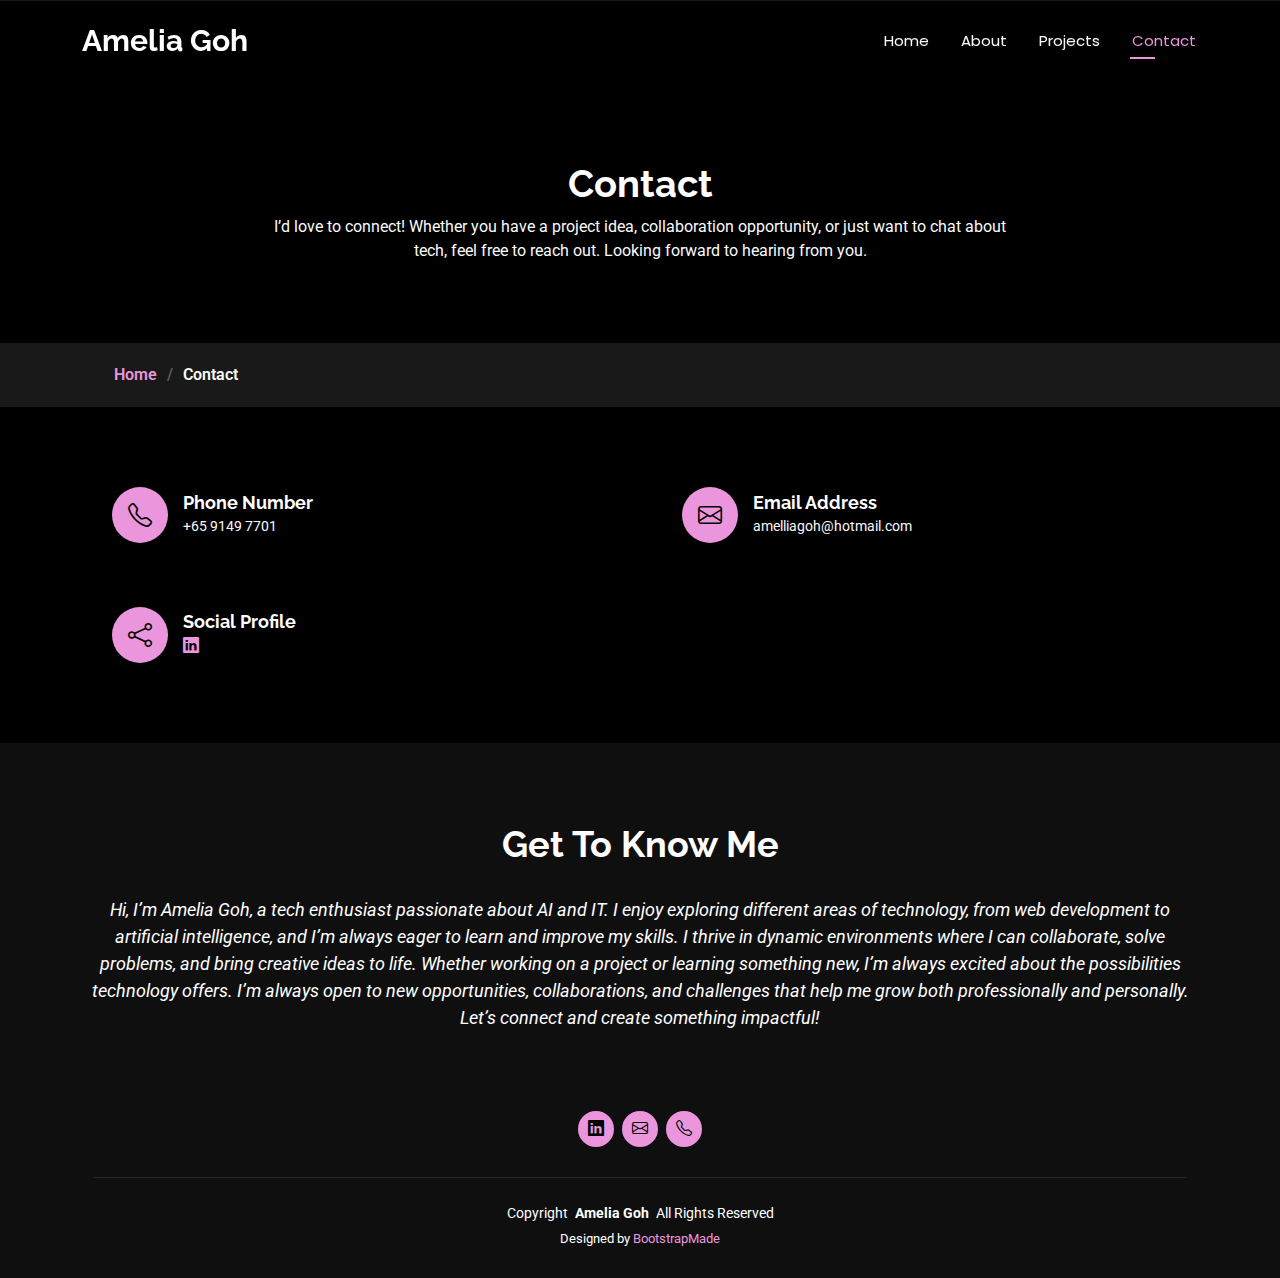
<file: contact.html>
<!DOCTYPE html>
<html lang="en">

<head>
  <meta charset="utf-8">
  <meta content="width=device-width, initial-scale=1.0" name="viewport">
  <title>Amelia Goh | Contact</title>
  <meta name="description" content="">
  <meta name="keywords" content="">

  <!-- Favicons -->
  <link href="assets/img/favicon.png" rel="icon">
  <link href="assets/img/apple-touch-icon.png" rel="apple-touch-icon">

  <!-- Fonts -->
  <link href="https://fonts.googleapis.com" rel="preconnect">
  <link href="https://fonts.gstatic.com" rel="preconnect" crossorigin>
  <link href="https://fonts.googleapis.com/css2?family=Roboto:ital,wght@0,100;0,300;0,400;0,500;0,700;0,900;1,100;1,300;1,400;1,500;1,700;1,900&family=Poppins:ital,wght@0,100;0,200;0,300;0,400;0,500;0,600;0,700;0,800;0,900;1,100;1,200;1,300;1,400;1,500;1,600;1,700;1,800;1,900&family=Raleway:ital,wght@0,100;0,200;0,300;0,400;0,500;0,600;0,700;0,800;0,900;1,100;1,200;1,300;1,400;1,500;1,600;1,700;1,800;1,900&display=swap" rel="stylesheet">

  <!-- Vendor CSS Files -->
  <link href="assets/vendor/bootstrap/css/bootstrap.min.css" rel="stylesheet">
  <link href="assets/vendor/bootstrap-icons/bootstrap-icons.css" rel="stylesheet">
  <link href="assets/vendor/aos/aos.css" rel="stylesheet">
  <link href="assets/vendor/swiper/swiper-bundle.min.css" rel="stylesheet">
  <link href="assets/vendor/glightbox/css/glightbox.min.css" rel="stylesheet">

  <!-- Main CSS File -->
  <link href="assets/css/main.css" rel="stylesheet">

</head>

<body class="contact-page">

  <header id="header" class="header d-flex align-items-center fixed-top">
    <div class="container-fluid container-xl position-relative d-flex align-items-center justify-content-between">

      <a href="index.html" class="logo d-flex align-items-center">
        <!-- Uncomment the line below if you also wish to use an image logo -->
        <!-- <img src="assets/img/logo.png" alt=""> -->
        <h1 class="sitename">Amelia Goh</h1>
      </a>

      <nav id="navmenu" class="navmenu">
        <ul>
          <li><a href="index.html">Home</a></li>
          <li><a href="about.html">About</a></li>
          <li><a href="portfolio.html">Projects</a></li>
          <li><a href="contact.html" class="active">Contact</a></li>
        </ul>
        <i class="mobile-nav-toggle d-xl-none bi bi-list"></i>
      </nav>

    </div>
  </header>

  <main class="main">

    <!-- Page Title -->
    <div class="page-title" data-aos="fade">
      <div class="heading">
        <div class="container">
          <div class="row d-flex justify-content-center text-center">
            <div class="col-lg-8">
              <h1>Contact</h1>
              <p class="mb-0">I’d love to connect! Whether you have a project idea, collaboration opportunity, or just want to chat about tech, feel free to reach out. Looking forward to hearing from you.</p>
            </div>
          </div>
        </div>
      </div>
      <nav class="breadcrumbs">
        <div class="container">
          <ol>
            <li><a href="index.html">Home</a></li>
            <li class="current">Contact</li>
          </ol>
        </div>
      </nav>
    </div><!-- End Page Title -->

    <!-- Contact Section -->
    <section id="contact" class="contact section">

      <div class="container" data-aos="fade-up" data-aos-delay="100">

        <div class="row gy-4">


          <div class="col-md-6">
            <div class="info-item d-flex align-items-center" data-aos="fade-up" data-aos-delay="300">
              <i class="icon bi bi-telephone flex-shrink-0"></i>
              <div>
                <h3>Phone Number</h3>
                <p>+65 9149 7701</p>
              </div>
            </div>
          </div><!-- End Info Item -->

          <div class="col-md-6">
            <div class="info-item d-flex align-items-center" data-aos="fade-up" data-aos-delay="400">
              <i class="icon bi bi-envelope flex-shrink-0"></i>
              <div>
                <h3>Email Address</h3>
                <p>amelliagoh@hotmail.com</p>
              </div>
            </div>
          </div><!-- End Info Item -->

          <div class="col-md-6">
            <div class="info-item d-flex align-items-center" data-aos="fade-up" data-aos-delay="500">
              <i class="icon bi bi-share flex-shrink-0"></i>
              <div>
                <h3>Social Profile</h3>
                <a href="www.linkedin.com/in/amelia-goh-jx"><i class="bi bi-linkedin"></i></a>
              </div>
            </div>
          </div><!-- End Info Item -->

        </div>

      </div>

    </section><!-- /Contact Section -->

  </main>

  <footer id="footer" class="footer dark-background">
    <div class="container">
      <h3 class="sitename" style="margin-top: 50px">Get To Know Me</h3>
      <p style="font-size: 18px; margin-top: 30px">Hi, I’m Amelia Goh, a tech enthusiast passionate about AI and IT. I enjoy exploring different areas of technology, from web development to artificial intelligence, and I’m always eager to learn and improve my skills. I thrive in dynamic environments where I can collaborate, solve problems, and bring creative ideas to life. Whether working on a project or learning something new, I’m always excited about the possibilities technology offers. I’m always open to new opportunities, collaborations, and challenges that help me grow both professionally and personally. Let’s connect and create something impactful!</p>
      <div class="social-links d-flex justify-content-center" style="margin-top: 80px">
        <a href="www.linkedin.com/in/amelia-goh-jx" target="_blank"><i class="bi bi-linkedin"></i></a>          
        <a href="mailto:amelliagoh@hotmail.com"><i class="bi bi-envelope"></i></a>
        <a href="tel:+6591497701"><i class="bi bi-telephone"></i></a>
      </div>
      <div class="container">
        <div class="copyright">
          <span>Copyright</span> <strong class="px-1 sitename">Amelia Goh</strong> <span>All Rights Reserved</span>
        </div>
        <div class="credits">
          Designed by <a href="https://bootstrapmade.com/">BootstrapMade</a>
        </div>
      </div>
    </div>
  </footer>

  <!-- Scroll Top -->
  <a href="#" id="scroll-top" class="scroll-top d-flex align-items-center justify-content-center"><i class="bi bi-arrow-up-short"></i></a>

  <!-- Preloader -->
  <div id="preloader"></div>

  <!-- Vendor JS Files -->
  <script src="assets/vendor/bootstrap/js/bootstrap.bundle.min.js"></script>
  <script src="assets/vendor/php-email-form/validate.js"></script>
  <script src="assets/vendor/aos/aos.js"></script>
  <script src="assets/vendor/typed.js/typed.umd.js"></script>
  <script src="assets/vendor/purecounter/purecounter_vanilla.js"></script>
  <script src="assets/vendor/waypoints/noframework.waypoints.js"></script>
  <script src="assets/vendor/swiper/swiper-bundle.min.js"></script>
  <script src="assets/vendor/glightbox/js/glightbox.min.js"></script>
  <script src="assets/vendor/imagesloaded/imagesloaded.pkgd.min.js"></script>
  <script src="assets/vendor/isotope-layout/isotope.pkgd.min.js"></script>

  <!-- Main JS File -->
  <script src="assets/js/main.js"></script>

</body>

</html>
</file>
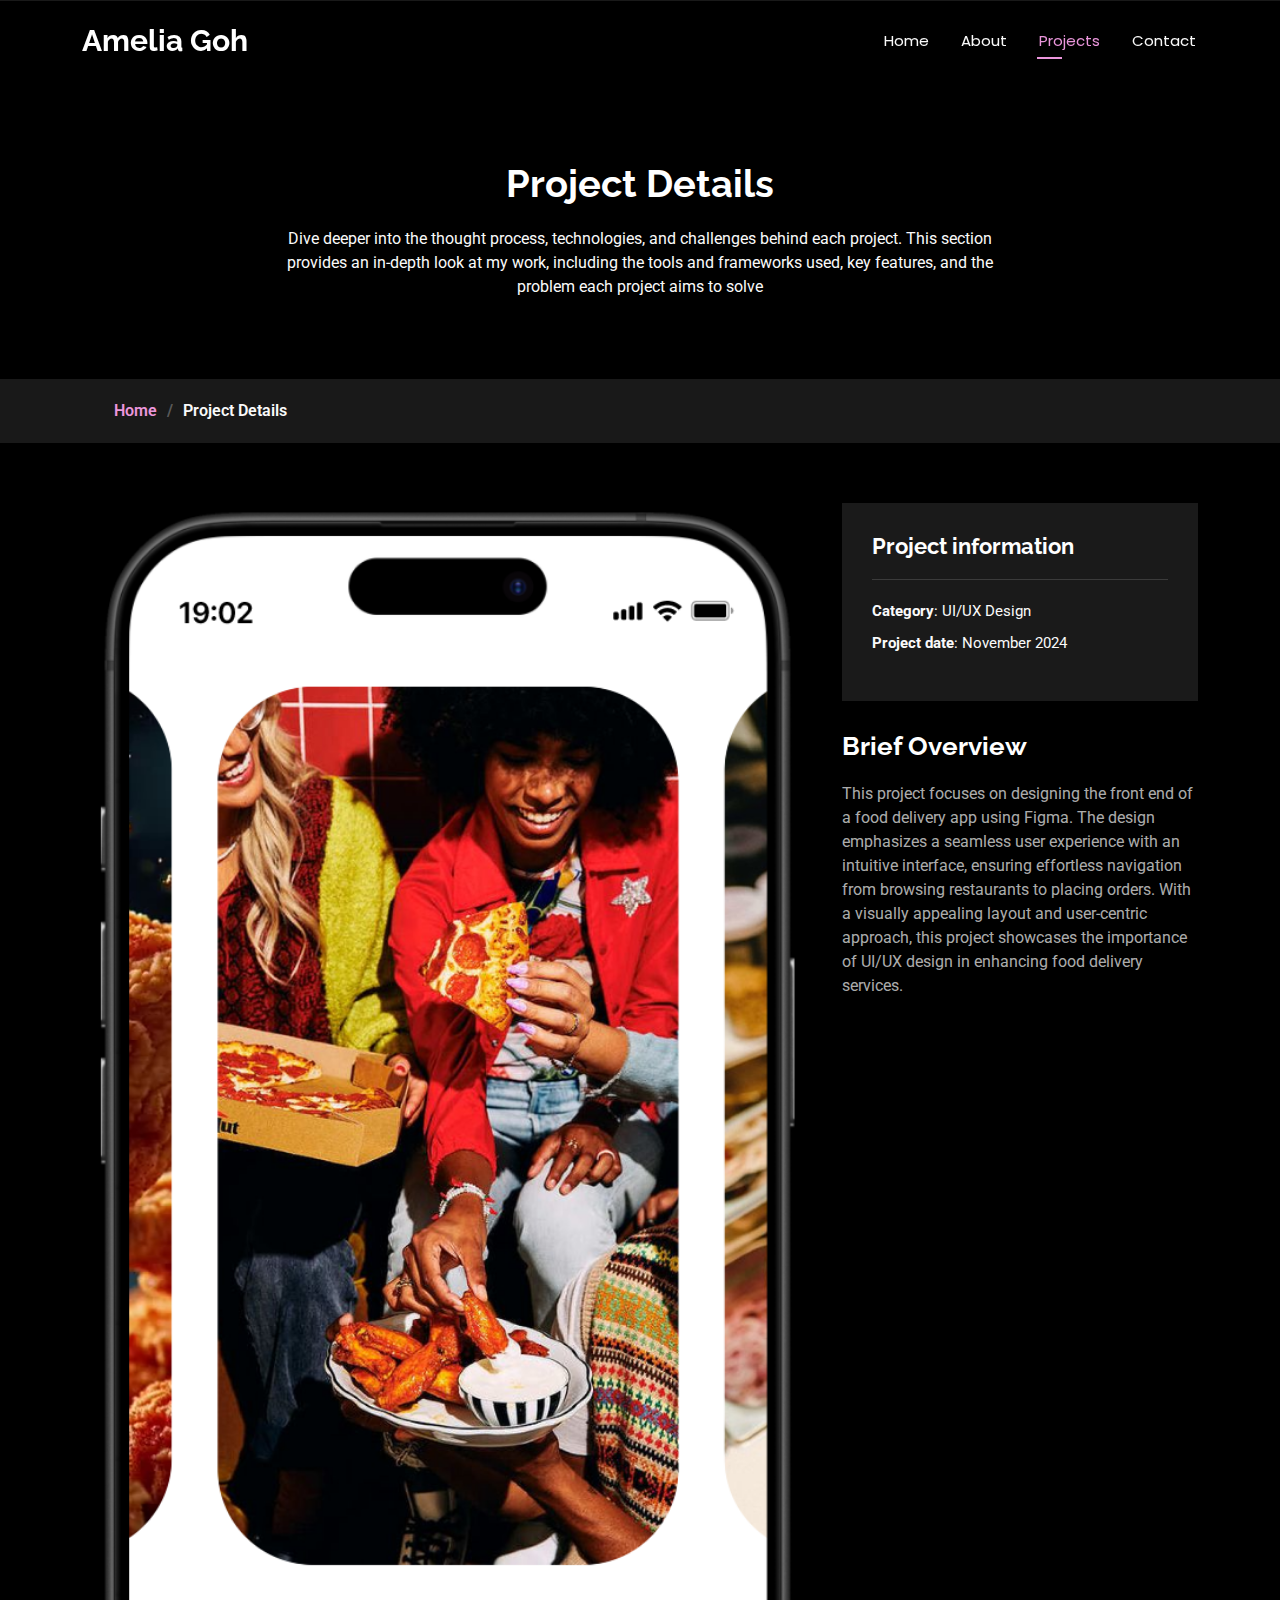
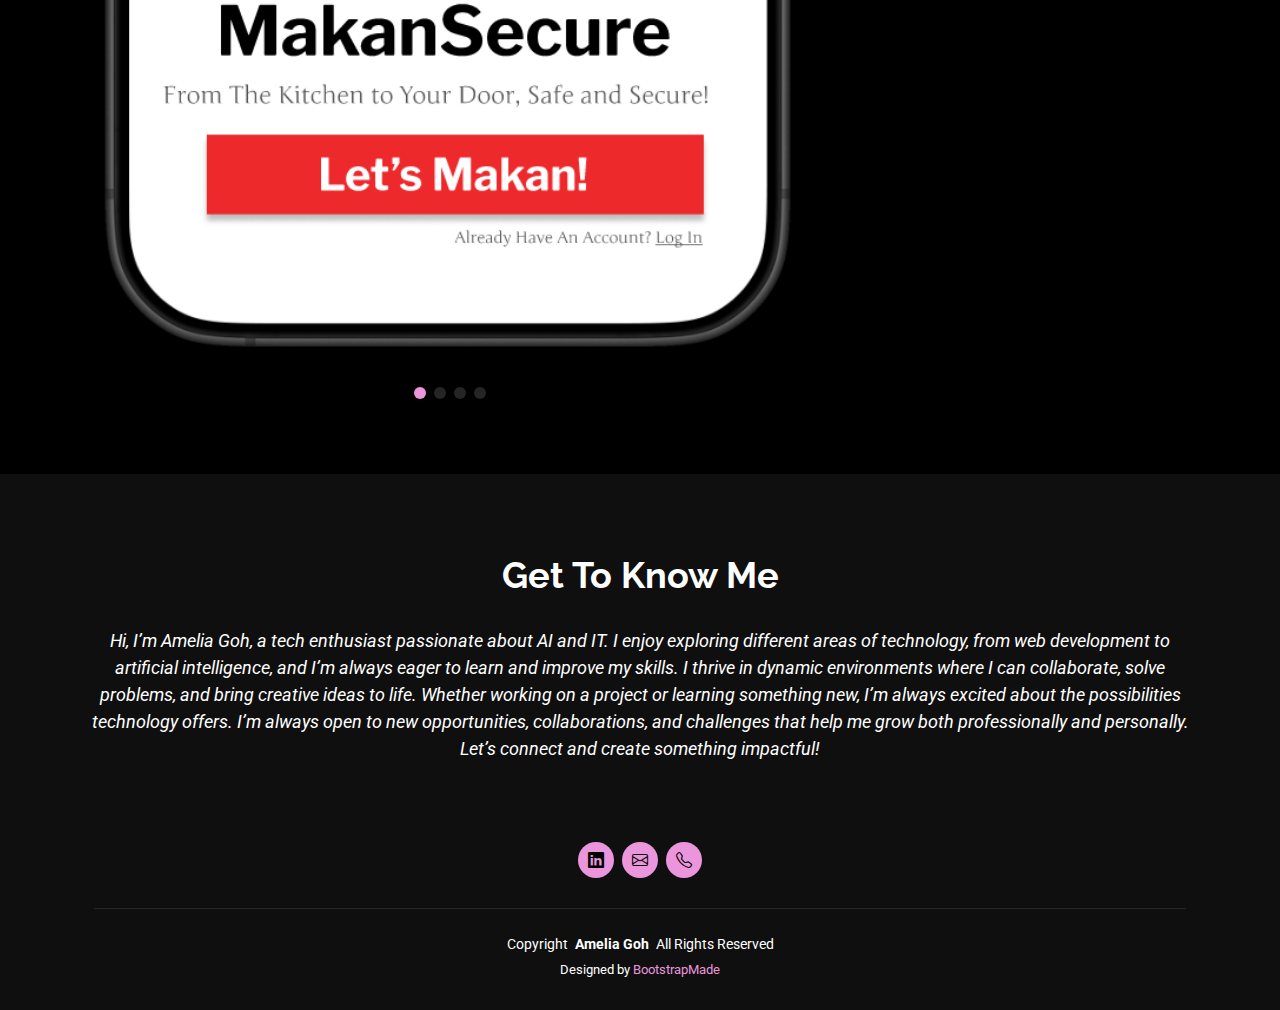
<file: dux-details.html>
<!DOCTYPE html>
<html lang="en">

<head>
    <meta charset="utf-8">
    <meta content="width=device-width, initial-scale=1.0" name="viewport">
    <title>Amelia Goh | Project Details</title>
    <meta name="description" content="">
    <meta name="keywords" content="">

    <!-- Favicons -->
    <link href="assets/img/favicon.png" rel="icon">
    <link href="assets/img/apple-touch-icon.png" rel="apple-touch-icon">

    <!-- Fonts -->
    <link href="https://fonts.googleapis.com" rel="preconnect">
    <link href="https://fonts.gstatic.com" rel="preconnect" crossorigin>
    <link href="https://fonts.googleapis.com/css2?family=Roboto:ital,wght@0,100;0,300;0,400;0,500;0,700;0,900;1,100;1,300;1,400;1,500;1,700;1,900&family=Poppins:ital,wght@0,100;0,200;0,300;0,400;0,500;0,600;0,700;0,800;0,900;1,100;1,200;1,300;1,400;1,500;1,600;1,700;1,800;1,900&family=Raleway:ital,wght@0,100;0,200;0,300;0,400;0,500;0,600;0,700;0,800;0,900;1,100;1,200;1,300;1,400;1,500;1,600;1,700;1,800;1,900&display=swap" rel="stylesheet">

    <!-- Vendor CSS Files -->
    <link href="assets/vendor/bootstrap/css/bootstrap.min.css" rel="stylesheet">
    <link href="assets/vendor/bootstrap-icons/bootstrap-icons.css" rel="stylesheet">
    <link href="assets/vendor/aos/aos.css" rel="stylesheet">
    <link href="assets/vendor/swiper/swiper-bundle.min.css" rel="stylesheet">
    <link href="assets/vendor/glightbox/css/glightbox.min.css" rel="stylesheet">

    <!-- Main CSS File -->
    <link href="assets/css/main.css" rel="stylesheet">

</head>

<body class="portfolio-details-page">

    <header id="header" class="header d-flex align-items-center fixed-top">
    <div class="container-fluid container-xl position-relative d-flex align-items-center justify-content-between">

        <a href="index.html" class="logo d-flex align-items-center">
        <!-- Uncomment the line below if you also wish to use an image logo -->
        <!-- <img src="assets/img/logo.png" alt=""> -->
        <h1 class="sitename">Amelia Goh</h1>
        </a>

        <nav id="navmenu" class="navmenu">
        <ul>
            <li><a href="index.html">Home</a></li>
            <li><a href="about.html">About</a></li>
            <li><a href="portfolio.html" class="active">Projects</a></li>
            <li><a href="contact.html">Contact</a></li>
        </ul>
        <i class="mobile-nav-toggle d-xl-none bi bi-list"></i>
        </nav>

    </div>
    </header>

    <main class="main">

    <!-- Page Title -->
    <div class="page-title" data-aos="fade">
        <div class="heading">
        <div class="container">
            <div class="row d-flex justify-content-center text-center">
            <div class="col-lg-8">
                <h1>Project Details</h1>
                <p class="mb-0" style="margin-top: 20px">Dive deeper into the thought process, technologies, and challenges behind each project. This section provides an in-depth look at my work, including the tools and frameworks used, key features, and the problem each project aims to solve</p>
            </div>
            </div>
        </div>
        </div>
        <nav class="breadcrumbs">
        <div class="container">
            <ol>
            <li><a href="index.html">Home</a></li>
            <li class="current">Project Details</li>
            </ol>
        </div>
        </nav>
    </div><!-- End Page Title -->

    <!-- Portfolio Details Section -->
    <section id="portfolio-details" class="portfolio-details section">

        <div class="container" data-aos="fade-up" data-aos-delay="100">

        <div class="row gy-4">

            <div class="col-lg-8">
            <div class="portfolio-details-slider swiper init-swiper">

                <script type="application/json" class="swiper-config">
                {
                    "loop": true,
                    "speed": 600,
                    "autoplay": {
                    "delay": 5000
                    },
                    "slidesPerView": "auto",
                    "pagination": {
                    "el": ".swiper-pagination",
                    "type": "bullets",
                    "clickable": true
                    }
                }
                </script>

                <div class="swiper-wrapper align-items-center">

                <div class="swiper-slide">
                    <img src="assets/img/portfolio/dux1.png" alt="">
                  </div>
                
                  <div class="swiper-slide">
                    <img src="assets/img/portfolio/dux2.png" alt="">
                  </div>
                
                  <div class="swiper-slide">
                    <img src="assets/img/portfolio/dux3.png" alt="">
                  </div>
                
                  <div class="swiper-slide">
                    <img src="assets/img/portfolio/dux4.png" alt="">
                  </div>
                </div>
                <div class="swiper-pagination"></div>
            </div>
            </div>

            <div class="col-lg-4">
            <div class="portfolio-info" data-aos="fade-up" data-aos-delay="200">
                <h3>Project information</h3>
                <ul>
                <li><strong>Category</strong>: UI/UX Design</li>
                <li><strong>Project date</strong>: November 2024</li>
                </ul>
            </div>
            <div class="portfolio-description" data-aos="fade-up" data-aos-delay="300">
                <h2>Brief Overview</h2>
                <p>
                    This project focuses on designing the front end of a food delivery app using Figma. The design emphasizes a seamless user experience with an intuitive interface, ensuring effortless navigation from browsing restaurants to placing orders. With a visually appealing layout and user-centric approach, this project showcases the importance of UI/UX design in enhancing food delivery services.
                </p>
            </div>
            </div>

        </div>

        </div>

    </section><!-- /Portfolio Details Section -->

    </main>

    <footer id="footer" class="footer dark-background">
    <div class="container">
        <h3 class="sitename" style="margin-top: 50px">Get To Know Me</h3>
        <p style="font-size: 18px; margin-top: 30px">Hi, I’m Amelia Goh, a tech enthusiast passionate about AI and IT. I enjoy exploring different areas of technology, from web development to artificial intelligence, and I’m always eager to learn and improve my skills. I thrive in dynamic environments where I can collaborate, solve problems, and bring creative ideas to life. Whether working on a project or learning something new, I’m always excited about the possibilities technology offers. I’m always open to new opportunities, collaborations, and challenges that help me grow both professionally and personally. Let’s connect and create something impactful!</p>
        <div class="social-links d-flex justify-content-center" style="margin-top: 80px">
        <a href="www.linkedin.com/in/amelia-goh-jx" target="_blank"><i class="bi bi-linkedin"></i></a>          
        <a href="mailto:amelliagoh@hotmail.com"><i class="bi bi-envelope"></i></a>
        <a href="tel:+6591497701"><i class="bi bi-telephone"></i></a>
        </div>
        <div class="container">
        <div class="copyright">
            <span>Copyright</span> <strong class="px-1 sitename">Amelia Goh</strong> <span>All Rights Reserved</span>
        </div>
        <div class="credits">
            Designed by <a href="https://bootstrapmade.com/">BootstrapMade</a>
        </div>
        </div>
    </div>
    </footer>

    <!-- Scroll Top -->
    <a href="#" id="scroll-top" class="scroll-top d-flex align-items-center justify-content-center"><i class="bi bi-arrow-up-short"></i></a>

    <!-- Preloader -->
    <div id="preloader"></div>

    <!-- Vendor JS Files -->
    <script src="assets/vendor/bootstrap/js/bootstrap.bundle.min.js"></script>
    <script src="assets/vendor/php-email-form/validate.js"></script>
    <script src="assets/vendor/aos/aos.js"></script>
    <script src="assets/vendor/typed.js/typed.umd.js"></script>
    <script src="assets/vendor/purecounter/purecounter_vanilla.js"></script>
    <script src="assets/vendor/waypoints/noframework.waypoints.js"></script>
    <script src="assets/vendor/swiper/swiper-bundle.min.js"></script>
    <script src="assets/vendor/glightbox/js/glightbox.min.js"></script>
    <script src="assets/vendor/imagesloaded/imagesloaded.pkgd.min.js"></script>
    <script src="assets/vendor/isotope-layout/isotope.pkgd.min.js"></script>

    <!-- Main JS File -->
    <script src="assets/js/main.js"></script>

</body>

</html>
</file>
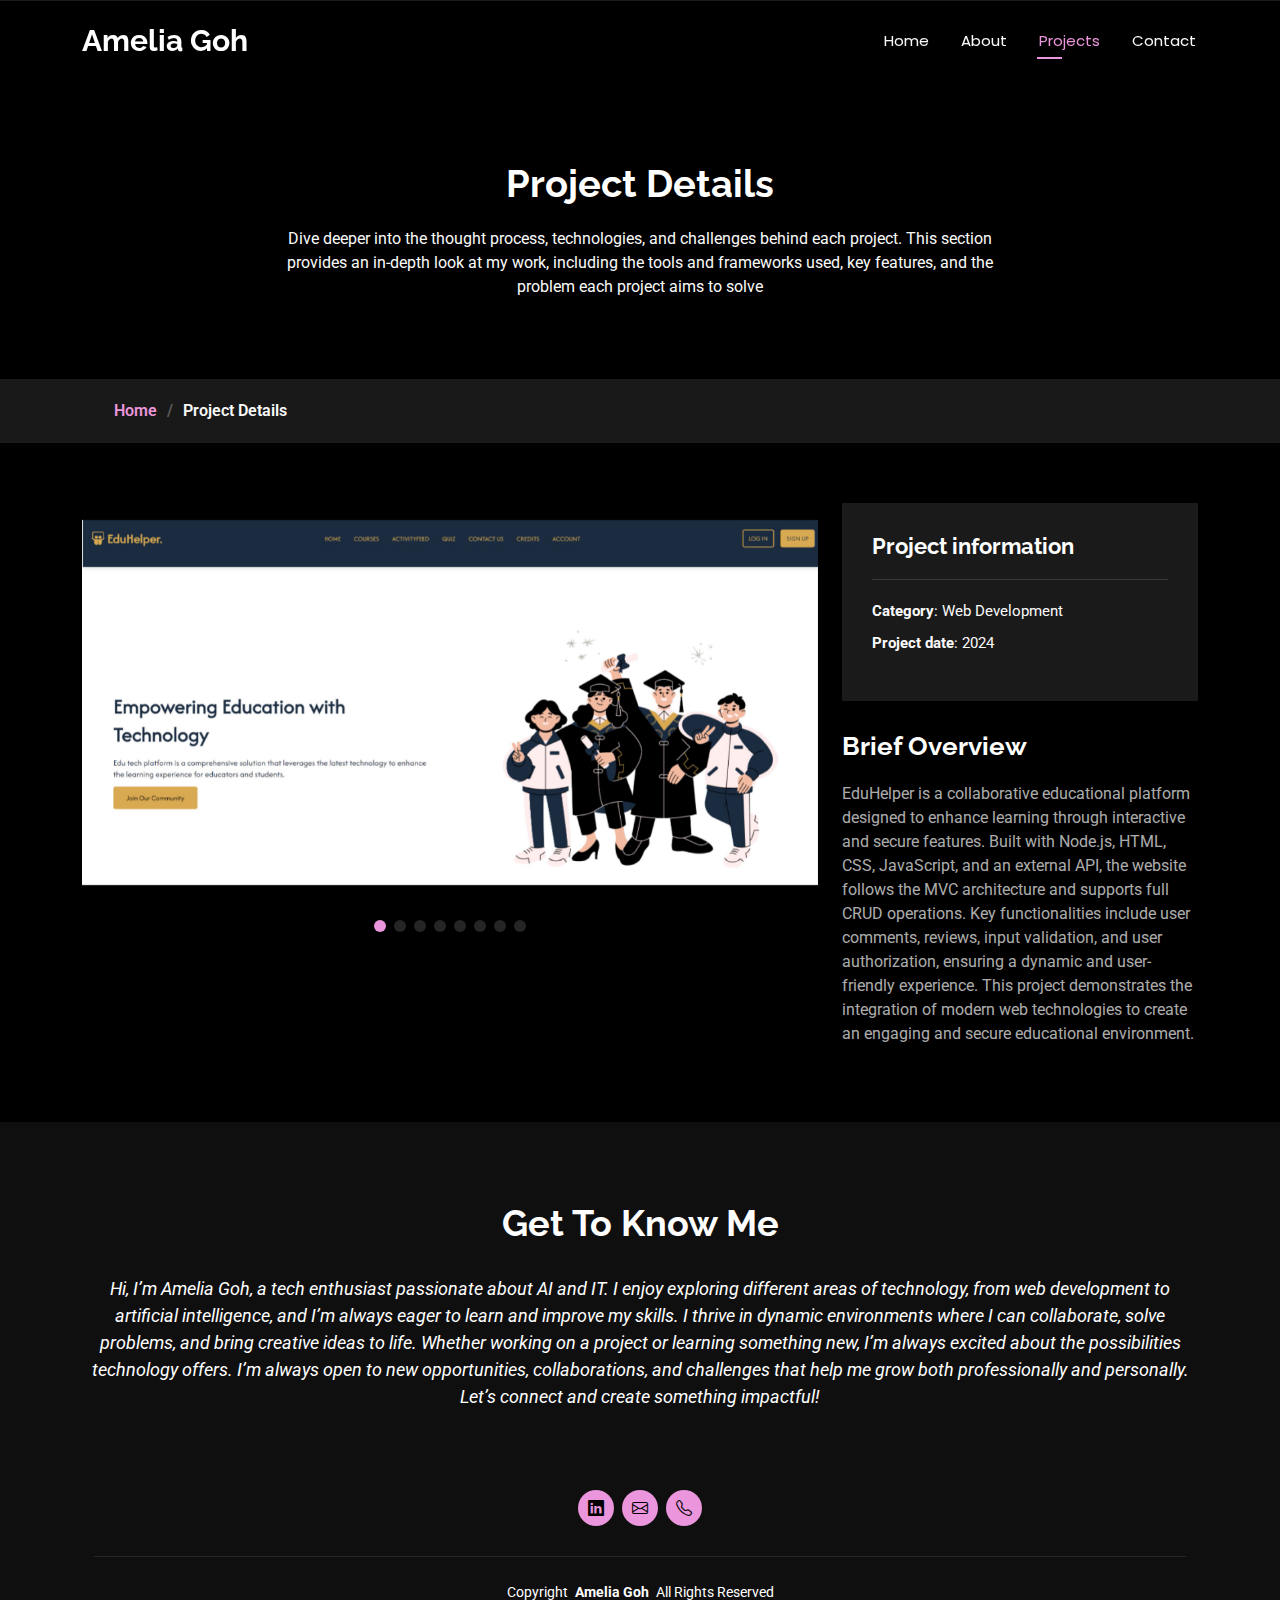
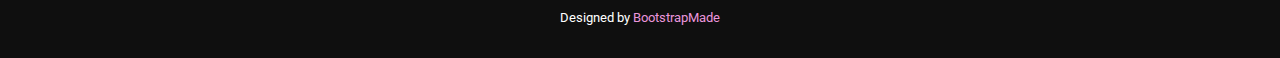
<file: eduhelper-details.html>
<!DOCTYPE html>
<html lang="en">

<head>
    <meta charset="utf-8">
    <meta content="width=device-width, initial-scale=1.0" name="viewport">
    <title>Amelia Goh | Project Details</title>
    <meta name="description" content="">
    <meta name="keywords" content="">

    <!-- Favicons -->
    <link href="assets/img/favicon.png" rel="icon">
    <link href="assets/img/apple-touch-icon.png" rel="apple-touch-icon">

    <!-- Fonts -->
    <link href="https://fonts.googleapis.com" rel="preconnect">
    <link href="https://fonts.gstatic.com" rel="preconnect" crossorigin>
    <link href="https://fonts.googleapis.com/css2?family=Roboto:ital,wght@0,100;0,300;0,400;0,500;0,700;0,900;1,100;1,300;1,400;1,500;1,700;1,900&family=Poppins:ital,wght@0,100;0,200;0,300;0,400;0,500;0,600;0,700;0,800;0,900;1,100;1,200;1,300;1,400;1,500;1,600;1,700;1,800;1,900&family=Raleway:ital,wght@0,100;0,200;0,300;0,400;0,500;0,600;0,700;0,800;0,900;1,100;1,200;1,300;1,400;1,500;1,600;1,700;1,800;1,900&display=swap" rel="stylesheet">

    <!-- Vendor CSS Files -->
    <link href="assets/vendor/bootstrap/css/bootstrap.min.css" rel="stylesheet">
    <link href="assets/vendor/bootstrap-icons/bootstrap-icons.css" rel="stylesheet">
    <link href="assets/vendor/aos/aos.css" rel="stylesheet">
    <link href="assets/vendor/swiper/swiper-bundle.min.css" rel="stylesheet">
    <link href="assets/vendor/glightbox/css/glightbox.min.css" rel="stylesheet">

    <!-- Main CSS File -->
    <link href="assets/css/main.css" rel="stylesheet">

</head>

<body class="portfolio-details-page">

    <header id="header" class="header d-flex align-items-center fixed-top">
    <div class="container-fluid container-xl position-relative d-flex align-items-center justify-content-between">

        <a href="index.html" class="logo d-flex align-items-center">
        <!-- Uncomment the line below if you also wish to use an image logo -->
        <!-- <img src="assets/img/logo.png" alt=""> -->
        <h1 class="sitename">Amelia Goh</h1>
        </a>

        <nav id="navmenu" class="navmenu">
        <ul>
            <li><a href="index.html">Home</a></li>
            <li><a href="about.html">About</a></li>
            <li><a href="portfolio.html" class="active">Projects</a></li>
            <li><a href="contact.html">Contact</a></li>
        </ul>
        <i class="mobile-nav-toggle d-xl-none bi bi-list"></i>
        </nav>

    </div>
    </header>

    <main class="main">

    <!-- Page Title -->
    <div class="page-title" data-aos="fade">
        <div class="heading">
        <div class="container">
            <div class="row d-flex justify-content-center text-center">
            <div class="col-lg-8">
                <h1>Project Details</h1>
                <p class="mb-0" style="margin-top: 20px">Dive deeper into the thought process, technologies, and challenges behind each project. This section provides an in-depth look at my work, including the tools and frameworks used, key features, and the problem each project aims to solve</p>
            </div>
            </div>
        </div>
        </div>
        <nav class="breadcrumbs">
        <div class="container">
            <ol>
            <li><a href="index.html">Home</a></li>
            <li class="current">Project Details</li>
            </ol>
        </div>
        </nav>
    </div><!-- End Page Title -->

    <!-- Portfolio Details Section -->
    <section id="portfolio-details" class="portfolio-details section">

        <div class="container" data-aos="fade-up" data-aos-delay="100">

        <div class="row gy-4">

            <div class="col-lg-8">
            <div class="portfolio-details-slider swiper init-swiper">

                <script type="application/json" class="swiper-config">
                {
                    "loop": true,
                    "speed": 600,
                    "autoplay": {
                    "delay": 5000
                    },
                    "slidesPerView": "auto",
                    "pagination": {
                    "el": ".swiper-pagination",
                    "type": "bullets",
                    "clickable": true
                    }
                }
                </script>

                <div class="swiper-wrapper align-items-center">

                <div class="swiper-slide">
                    <img src="assets/img/portfolio/bed1.png" alt="">
                  </div>
                
                  <div class="swiper-slide">
                    <img src="assets/img/portfolio/bed2.png" alt="">
                  </div>
                
                  <div class="swiper-slide">
                    <img src="assets/img/portfolio/bed3.png" alt="">
                  </div>
                
                  <div class="swiper-slide">
                    <img src="assets/img/portfolio/bed4.png" alt="">
                  </div>

                  <div class="swiper-slide">
                    <img src="assets/img/portfolio/bed5.png" alt="">
                  </div>

                  <div class="swiper-slide">
                    <img src="assets/img/portfolio/bed6.png" alt="">
                  </div>

                  <div class="swiper-slide">
                    <img src="assets/img/portfolio/bed7.png" alt="">
                  </div>

                  <div class="swiper-slide">
                    <img src="assets/img/portfolio/bed8.png" alt="">
                  </div>
                </div>
                <div class="swiper-pagination"></div>
            </div>
            </div>

            <div class="col-lg-4">
            <div class="portfolio-info" data-aos="fade-up" data-aos-delay="200">
                <h3>Project information</h3>
                <ul>
                <li><strong>Category</strong>: Web Development</li>
                <li><strong>Project date</strong>: 2024</li>
                </ul>
            </div>
            <div class="portfolio-description" data-aos="fade-up" data-aos-delay="300">
                <h2>Brief Overview</h2>
                <p>
                    EduHelper is a collaborative educational platform designed to enhance learning through interactive and secure features. Built with Node.js, HTML, CSS, JavaScript, and an external API, the website follows the MVC architecture and supports full CRUD operations. Key functionalities include user comments, reviews, input validation, and user authorization, ensuring a dynamic and user-friendly experience. This project demonstrates the integration of modern web technologies to create an engaging and secure educational environment.
                </p>
            </div>
            </div>

        </div>

        </div>

    </section><!-- /Portfolio Details Section -->

    </main>

    <footer id="footer" class="footer dark-background">
    <div class="container">
        <h3 class="sitename" style="margin-top: 50px">Get To Know Me</h3>
        <p style="font-size: 18px; margin-top: 30px">Hi, I’m Amelia Goh, a tech enthusiast passionate about AI and IT. I enjoy exploring different areas of technology, from web development to artificial intelligence, and I’m always eager to learn and improve my skills. I thrive in dynamic environments where I can collaborate, solve problems, and bring creative ideas to life. Whether working on a project or learning something new, I’m always excited about the possibilities technology offers. I’m always open to new opportunities, collaborations, and challenges that help me grow both professionally and personally. Let’s connect and create something impactful!</p>
        <div class="social-links d-flex justify-content-center" style="margin-top: 80px">
        <a href="www.linkedin.com/in/amelia-goh-jx" target="_blank"><i class="bi bi-linkedin"></i></a>          
        <a href="mailto:amelliagoh@hotmail.com"><i class="bi bi-envelope"></i></a>
        <a href="tel:+6591497701"><i class="bi bi-telephone"></i></a>
        </div>
        <div class="container">
        <div class="copyright">
            <span>Copyright</span> <strong class="px-1 sitename">Amelia Goh</strong> <span>All Rights Reserved</span>
        </div>
        <div class="credits">
            Designed by <a href="https://bootstrapmade.com/">BootstrapMade</a>
        </div>
        </div>
    </div>
    </footer>

    <!-- Scroll Top -->
    <a href="#" id="scroll-top" class="scroll-top d-flex align-items-center justify-content-center"><i class="bi bi-arrow-up-short"></i></a>

    <!-- Preloader -->
    <div id="preloader"></div>

    <!-- Vendor JS Files -->
    <script src="assets/vendor/bootstrap/js/bootstrap.bundle.min.js"></script>
    <script src="assets/vendor/php-email-form/validate.js"></script>
    <script src="assets/vendor/aos/aos.js"></script>
    <script src="assets/vendor/typed.js/typed.umd.js"></script>
    <script src="assets/vendor/purecounter/purecounter_vanilla.js"></script>
    <script src="assets/vendor/waypoints/noframework.waypoints.js"></script>
    <script src="assets/vendor/swiper/swiper-bundle.min.js"></script>
    <script src="assets/vendor/glightbox/js/glightbox.min.js"></script>
    <script src="assets/vendor/imagesloaded/imagesloaded.pkgd.min.js"></script>
    <script src="assets/vendor/isotope-layout/isotope.pkgd.min.js"></script>

    <!-- Main JS File -->
    <script src="assets/js/main.js"></script>

</body>

</html>
</file>
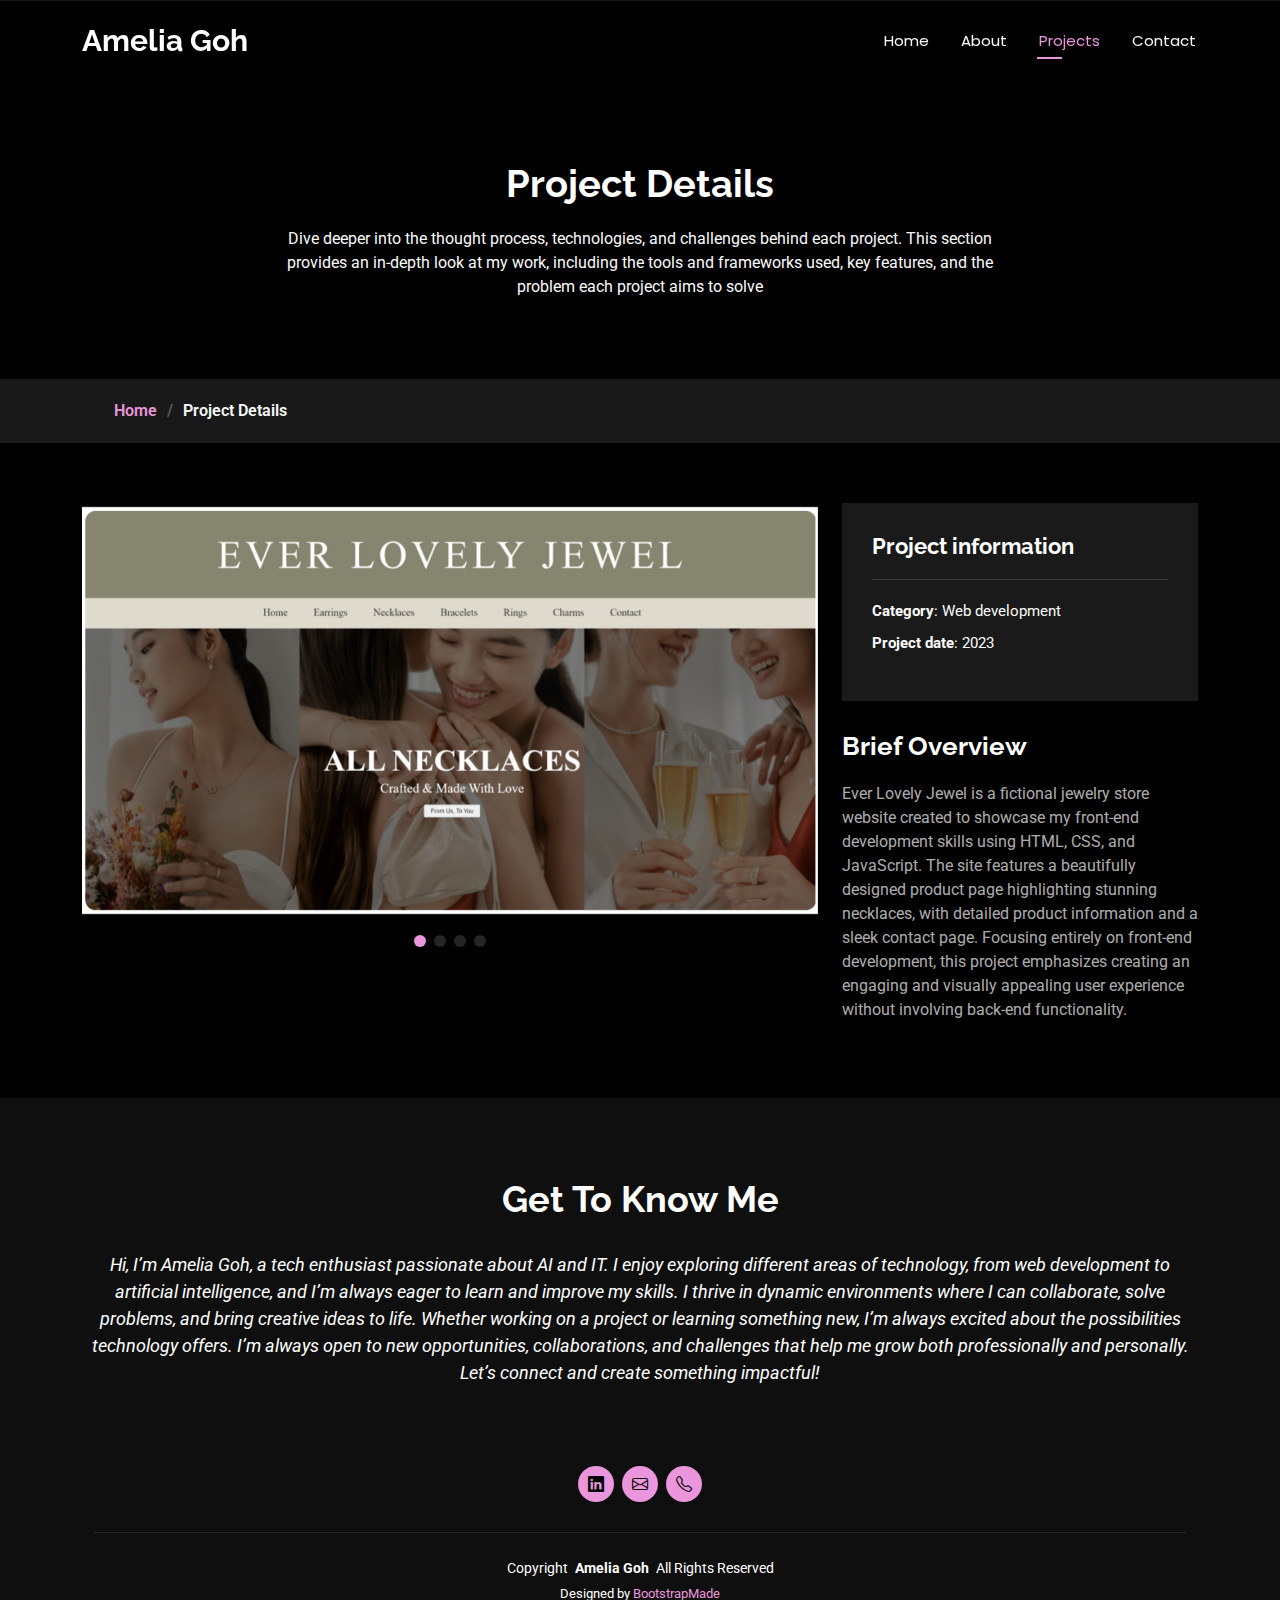
<file: elj-details.html>
<!DOCTYPE html>
<html lang="en">

<head>
    <meta charset="utf-8">
    <meta content="width=device-width, initial-scale=1.0" name="viewport">
    <title>Amelia Goh | Project Details</title>
    <meta name="description" content="">
    <meta name="keywords" content="">

    <!-- Favicons -->
    <link href="assets/img/favicon.png" rel="icon">
    <link href="assets/img/apple-touch-icon.png" rel="apple-touch-icon">

    <!-- Fonts -->
    <link href="https://fonts.googleapis.com" rel="preconnect">
    <link href="https://fonts.gstatic.com" rel="preconnect" crossorigin>
    <link href="https://fonts.googleapis.com/css2?family=Roboto:ital,wght@0,100;0,300;0,400;0,500;0,700;0,900;1,100;1,300;1,400;1,500;1,700;1,900&family=Poppins:ital,wght@0,100;0,200;0,300;0,400;0,500;0,600;0,700;0,800;0,900;1,100;1,200;1,300;1,400;1,500;1,600;1,700;1,800;1,900&family=Raleway:ital,wght@0,100;0,200;0,300;0,400;0,500;0,600;0,700;0,800;0,900;1,100;1,200;1,300;1,400;1,500;1,600;1,700;1,800;1,900&display=swap" rel="stylesheet">

    <!-- Vendor CSS Files -->
    <link href="assets/vendor/bootstrap/css/bootstrap.min.css" rel="stylesheet">
    <link href="assets/vendor/bootstrap-icons/bootstrap-icons.css" rel="stylesheet">
    <link href="assets/vendor/aos/aos.css" rel="stylesheet">
    <link href="assets/vendor/swiper/swiper-bundle.min.css" rel="stylesheet">
    <link href="assets/vendor/glightbox/css/glightbox.min.css" rel="stylesheet">

    <!-- Main CSS File -->
    <link href="assets/css/main.css" rel="stylesheet">

</head>

<body class="portfolio-details-page">

    <header id="header" class="header d-flex align-items-center fixed-top">
    <div class="container-fluid container-xl position-relative d-flex align-items-center justify-content-between">

        <a href="index.html" class="logo d-flex align-items-center">
        <!-- Uncomment the line below if you also wish to use an image logo -->
        <!-- <img src="assets/img/logo.png" alt=""> -->
        <h1 class="sitename">Amelia Goh</h1>
        </a>

        <nav id="navmenu" class="navmenu">
        <ul>
            <li><a href="index.html">Home</a></li>
            <li><a href="about.html">About</a></li>
            <li><a href="portfolio.html" class="active">Projects</a></li>
            <li><a href="contact.html">Contact</a></li>
        </ul>
        <i class="mobile-nav-toggle d-xl-none bi bi-list"></i>
        </nav>

    </div>
    </header>

    <main class="main">

    <!-- Page Title -->
    <div class="page-title" data-aos="fade">
        <div class="heading">
        <div class="container">
            <div class="row d-flex justify-content-center text-center">
            <div class="col-lg-8">
                <h1>Project Details</h1>
                <p class="mb-0" style="margin-top: 20px">Dive deeper into the thought process, technologies, and challenges behind each project. This section provides an in-depth look at my work, including the tools and frameworks used, key features, and the problem each project aims to solve</p>
            </div>
            </div>
        </div>
        </div>
        <nav class="breadcrumbs">
        <div class="container">
            <ol>
            <li><a href="index.html">Home</a></li>
            <li class="current">Project Details</li>
            </ol>
        </div>
        </nav>
    </div><!-- End Page Title -->

    <!-- Portfolio Details Section -->
    <section id="portfolio-details" class="portfolio-details section">

        <div class="container" data-aos="fade-up" data-aos-delay="100">

        <div class="row gy-4">

            <div class="col-lg-8">
            <div class="portfolio-details-slider swiper init-swiper">

                <script type="application/json" class="swiper-config">
                {
                    "loop": true,
                    "speed": 600,
                    "autoplay": {
                    "delay": 5000
                    },
                    "slidesPerView": "auto",
                    "pagination": {
                    "el": ".swiper-pagination",
                    "type": "bullets",
                    "clickable": true
                    }
                }
                </script>

                <div class="swiper-wrapper align-items-center">

                <div class="swiper-slide">
                    <img src="assets/img/portfolio/elj1.png" alt="">
                  </div>
                
                  <div class="swiper-slide">
                    <img src="assets/img/portfolio/elj2.png" alt="">
                  </div>
                
                  <div class="swiper-slide">
                    <img src="assets/img/portfolio/elj3.png" alt="">
                  </div>
                
                  <div class="swiper-slide">
                    <img src="assets/img/portfolio/elj4.png" alt="">
                  </div>
                </div>
                <div class="swiper-pagination"></div>
            </div>
            </div>

            <div class="col-lg-4">
            <div class="portfolio-info" data-aos="fade-up" data-aos-delay="200">
                <h3>Project information</h3>
                <ul>
                <li><strong>Category</strong>: Web development</li>
                <li><strong>Project date</strong>: 2023</li>
                </ul>
            </div>
            <div class="portfolio-description" data-aos="fade-up" data-aos-delay="300">
                <h2>Brief Overview</h2>
                <p>
                    Ever Lovely Jewel is a fictional jewelry store website created to showcase my front-end development skills using HTML, CSS, and JavaScript. The site features a beautifully designed product page highlighting stunning necklaces, with detailed product information and a sleek contact page. Focusing entirely on front-end development, this project emphasizes creating an engaging and visually appealing user experience without involving back-end functionality.
                </p>
            </div>
            </div>

        </div>

        </div>

    </section><!-- /Portfolio Details Section -->

    </main>

    <footer id="footer" class="footer dark-background">
    <div class="container">
        <h3 class="sitename" style="margin-top: 50px">Get To Know Me</h3>
        <p style="font-size: 18px; margin-top: 30px">Hi, I’m Amelia Goh, a tech enthusiast passionate about AI and IT. I enjoy exploring different areas of technology, from web development to artificial intelligence, and I’m always eager to learn and improve my skills. I thrive in dynamic environments where I can collaborate, solve problems, and bring creative ideas to life. Whether working on a project or learning something new, I’m always excited about the possibilities technology offers. I’m always open to new opportunities, collaborations, and challenges that help me grow both professionally and personally. Let’s connect and create something impactful!</p>
        <div class="social-links d-flex justify-content-center" style="margin-top: 80px">
        <a href="www.linkedin.com/in/amelia-goh-jx" target="_blank"><i class="bi bi-linkedin"></i></a>          
        <a href="mailto:amelliagoh@hotmail.com"><i class="bi bi-envelope"></i></a>
        <a href="tel:+6591497701"><i class="bi bi-telephone"></i></a>
        </div>
        <div class="container">
        <div class="copyright">
            <span>Copyright</span> <strong class="px-1 sitename">Amelia Goh</strong> <span>All Rights Reserved</span>
        </div>
        <div class="credits">
            Designed by <a href="https://bootstrapmade.com/">BootstrapMade</a>
        </div>
        </div>
    </div>
    </footer>

    <!-- Scroll Top -->
    <a href="#" id="scroll-top" class="scroll-top d-flex align-items-center justify-content-center"><i class="bi bi-arrow-up-short"></i></a>

    <!-- Preloader -->
    <div id="preloader"></div>

    <!-- Vendor JS Files -->
    <script src="assets/vendor/bootstrap/js/bootstrap.bundle.min.js"></script>
    <script src="assets/vendor/php-email-form/validate.js"></script>
    <script src="assets/vendor/aos/aos.js"></script>
    <script src="assets/vendor/typed.js/typed.umd.js"></script>
    <script src="assets/vendor/purecounter/purecounter_vanilla.js"></script>
    <script src="assets/vendor/waypoints/noframework.waypoints.js"></script>
    <script src="assets/vendor/swiper/swiper-bundle.min.js"></script>
    <script src="assets/vendor/glightbox/js/glightbox.min.js"></script>
    <script src="assets/vendor/imagesloaded/imagesloaded.pkgd.min.js"></script>
    <script src="assets/vendor/isotope-layout/isotope.pkgd.min.js"></script>

    <!-- Main JS File -->
    <script src="assets/js/main.js"></script>

</body>

</html>
</file>
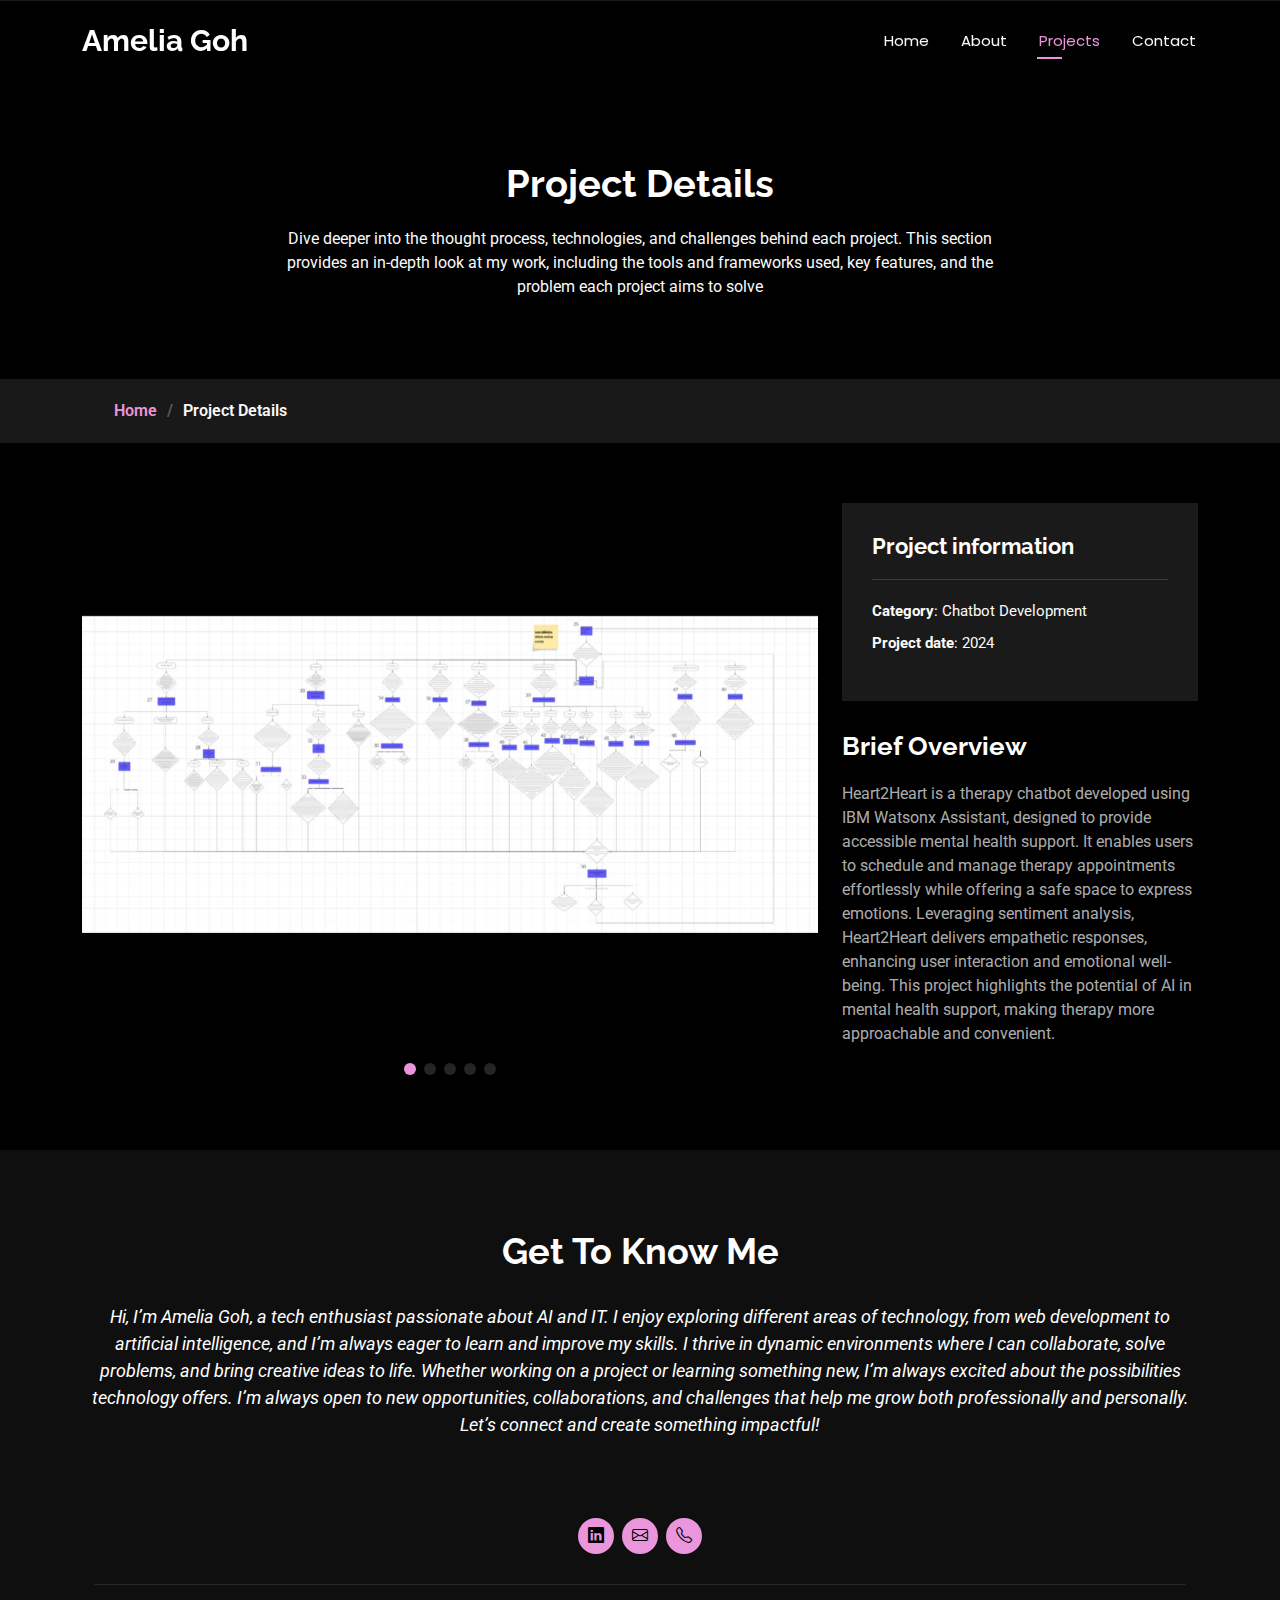
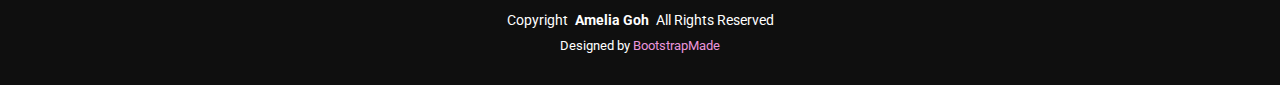
<file: heart2heart-details.html>
<!DOCTYPE html>
<html lang="en">

<head>
    <meta charset="utf-8">
    <meta content="width=device-width, initial-scale=1.0" name="viewport">
    <title>Amelia Goh | Project Details</title>
    <meta name="description" content="">
    <meta name="keywords" content="">

    <!-- Favicons -->
    <link href="assets/img/favicon.png" rel="icon">
    <link href="assets/img/apple-touch-icon.png" rel="apple-touch-icon">

    <!-- Fonts -->
    <link href="https://fonts.googleapis.com" rel="preconnect">
    <link href="https://fonts.gstatic.com" rel="preconnect" crossorigin>
    <link href="https://fonts.googleapis.com/css2?family=Roboto:ital,wght@0,100;0,300;0,400;0,500;0,700;0,900;1,100;1,300;1,400;1,500;1,700;1,900&family=Poppins:ital,wght@0,100;0,200;0,300;0,400;0,500;0,600;0,700;0,800;0,900;1,100;1,200;1,300;1,400;1,500;1,600;1,700;1,800;1,900&family=Raleway:ital,wght@0,100;0,200;0,300;0,400;0,500;0,600;0,700;0,800;0,900;1,100;1,200;1,300;1,400;1,500;1,600;1,700;1,800;1,900&display=swap" rel="stylesheet">

    <!-- Vendor CSS Files -->
    <link href="assets/vendor/bootstrap/css/bootstrap.min.css" rel="stylesheet">
    <link href="assets/vendor/bootstrap-icons/bootstrap-icons.css" rel="stylesheet">
    <link href="assets/vendor/aos/aos.css" rel="stylesheet">
    <link href="assets/vendor/swiper/swiper-bundle.min.css" rel="stylesheet">
    <link href="assets/vendor/glightbox/css/glightbox.min.css" rel="stylesheet">

    <!-- Main CSS File -->
    <link href="assets/css/main.css" rel="stylesheet">

</head>

<body class="portfolio-details-page">

    <header id="header" class="header d-flex align-items-center fixed-top">
    <div class="container-fluid container-xl position-relative d-flex align-items-center justify-content-between">

        <a href="index.html" class="logo d-flex align-items-center">
        <!-- Uncomment the line below if you also wish to use an image logo -->
        <!-- <img src="assets/img/logo.png" alt=""> -->
        <h1 class="sitename">Amelia Goh</h1>
        </a>

        <nav id="navmenu" class="navmenu">
        <ul>
            <li><a href="index.html">Home</a></li>
            <li><a href="about.html">About</a></li>
            <li><a href="portfolio.html" class="active">Projects</a></li>
            <li><a href="contact.html">Contact</a></li>
        </ul>
        <i class="mobile-nav-toggle d-xl-none bi bi-list"></i>
        </nav>

    </div>
    </header>

    <main class="main">

    <!-- Page Title -->
    <div class="page-title" data-aos="fade">
        <div class="heading">
        <div class="container">
            <div class="row d-flex justify-content-center text-center">
            <div class="col-lg-8">
                <h1>Project Details</h1>
                <p class="mb-0" style="margin-top: 20px">Dive deeper into the thought process, technologies, and challenges behind each project. This section provides an in-depth look at my work, including the tools and frameworks used, key features, and the problem each project aims to solve</p>
            </div>
            </div>
        </div>
        </div>
        <nav class="breadcrumbs">
        <div class="container">
            <ol>
            <li><a href="index.html">Home</a></li>
            <li class="current">Project Details</li>
            </ol>
        </div>
        </nav>
    </div><!-- End Page Title -->

    <!-- Portfolio Details Section -->
    <section id="portfolio-details" class="portfolio-details section">

        <div class="container" data-aos="fade-up" data-aos-delay="100">

        <div class="row gy-4">

            <div class="col-lg-8">
            <div class="portfolio-details-slider swiper init-swiper">

                <script type="application/json" class="swiper-config">
                {
                    "loop": true,
                    "speed": 600,
                    "autoplay": {
                    "delay": 5000
                    },
                    "slidesPerView": "auto",
                    "pagination": {
                    "el": ".swiper-pagination",
                    "type": "bullets",
                    "clickable": true
                    }
                }
                </script>

                <div class="swiper-wrapper align-items-center">

                <div class="swiper-slide">
                    <img src="assets/img/portfolio/mai1.png" alt="">
                  </div>
                
                  <div class="swiper-slide">
                    <img src="assets/img/portfolio/mai2.png" alt="">
                  </div>
                
                  <div class="swiper-slide">
                    <img src="assets/img/portfolio/mai3.png" alt="">
                  </div>
                
                  <div class="swiper-slide">
                    <img src="assets/img/portfolio/mai4.png" alt="">
                  </div>

                  <div class="swiper-slide">
                    <img src="assets/img/portfolio/mai5.png" alt="">
                  </div>
                </div>
                <div class="swiper-pagination"></div>
            </div>
            </div>

            <div class="col-lg-4">
            <div class="portfolio-info" data-aos="fade-up" data-aos-delay="200">
                <h3>Project information</h3>
                <ul>
                <li><strong>Category</strong>: Chatbot Development</li>
                <li><strong>Project date</strong>: 2024</li>
                </ul>
            </div>
            <div class="portfolio-description" data-aos="fade-up" data-aos-delay="300">
                <h2>Brief Overview</h2>
                <p>
                    Heart2Heart is a therapy chatbot developed using IBM Watsonx Assistant, designed to provide accessible mental health support. It enables users to schedule and manage therapy appointments effortlessly while offering a safe space to express emotions. Leveraging sentiment analysis, Heart2Heart delivers empathetic responses, enhancing user interaction and emotional well-being. This project highlights the potential of AI in mental health support, making therapy more approachable and convenient.
                </p>
            </div>
            </div>

        </div>

        </div>

    </section><!-- /Portfolio Details Section -->

    </main>

    <footer id="footer" class="footer dark-background">
    <div class="container">
        <h3 class="sitename" style="margin-top: 50px">Get To Know Me</h3>
        <p style="font-size: 18px; margin-top: 30px">Hi, I’m Amelia Goh, a tech enthusiast passionate about AI and IT. I enjoy exploring different areas of technology, from web development to artificial intelligence, and I’m always eager to learn and improve my skills. I thrive in dynamic environments where I can collaborate, solve problems, and bring creative ideas to life. Whether working on a project or learning something new, I’m always excited about the possibilities technology offers. I’m always open to new opportunities, collaborations, and challenges that help me grow both professionally and personally. Let’s connect and create something impactful!</p>
        <div class="social-links d-flex justify-content-center" style="margin-top: 80px">
        <a href="www.linkedin.com/in/amelia-goh-jx" target="_blank"><i class="bi bi-linkedin"></i></a>          
        <a href="mailto:amelliagoh@hotmail.com"><i class="bi bi-envelope"></i></a>
        <a href="tel:+6591497701"><i class="bi bi-telephone"></i></a>
        </div>
        <div class="container">
        <div class="copyright">
            <span>Copyright</span> <strong class="px-1 sitename">Amelia Goh</strong> <span>All Rights Reserved</span>
        </div>
        <div class="credits">
            Designed by <a href="https://bootstrapmade.com/">BootstrapMade</a>
        </div>
        </div>
    </div>
    </footer>

    <!-- Scroll Top -->
    <a href="#" id="scroll-top" class="scroll-top d-flex align-items-center justify-content-center"><i class="bi bi-arrow-up-short"></i></a>

    <!-- Preloader -->
    <div id="preloader"></div>

    <!-- Vendor JS Files -->
    <script src="assets/vendor/bootstrap/js/bootstrap.bundle.min.js"></script>
    <script src="assets/vendor/php-email-form/validate.js"></script>
    <script src="assets/vendor/aos/aos.js"></script>
    <script src="assets/vendor/typed.js/typed.umd.js"></script>
    <script src="assets/vendor/purecounter/purecounter_vanilla.js"></script>
    <script src="assets/vendor/waypoints/noframework.waypoints.js"></script>
    <script src="assets/vendor/swiper/swiper-bundle.min.js"></script>
    <script src="assets/vendor/glightbox/js/glightbox.min.js"></script>
    <script src="assets/vendor/imagesloaded/imagesloaded.pkgd.min.js"></script>
    <script src="assets/vendor/isotope-layout/isotope.pkgd.min.js"></script>

    <!-- Main JS File -->
    <script src="assets/js/main.js"></script>

</body>

</html>
</file>
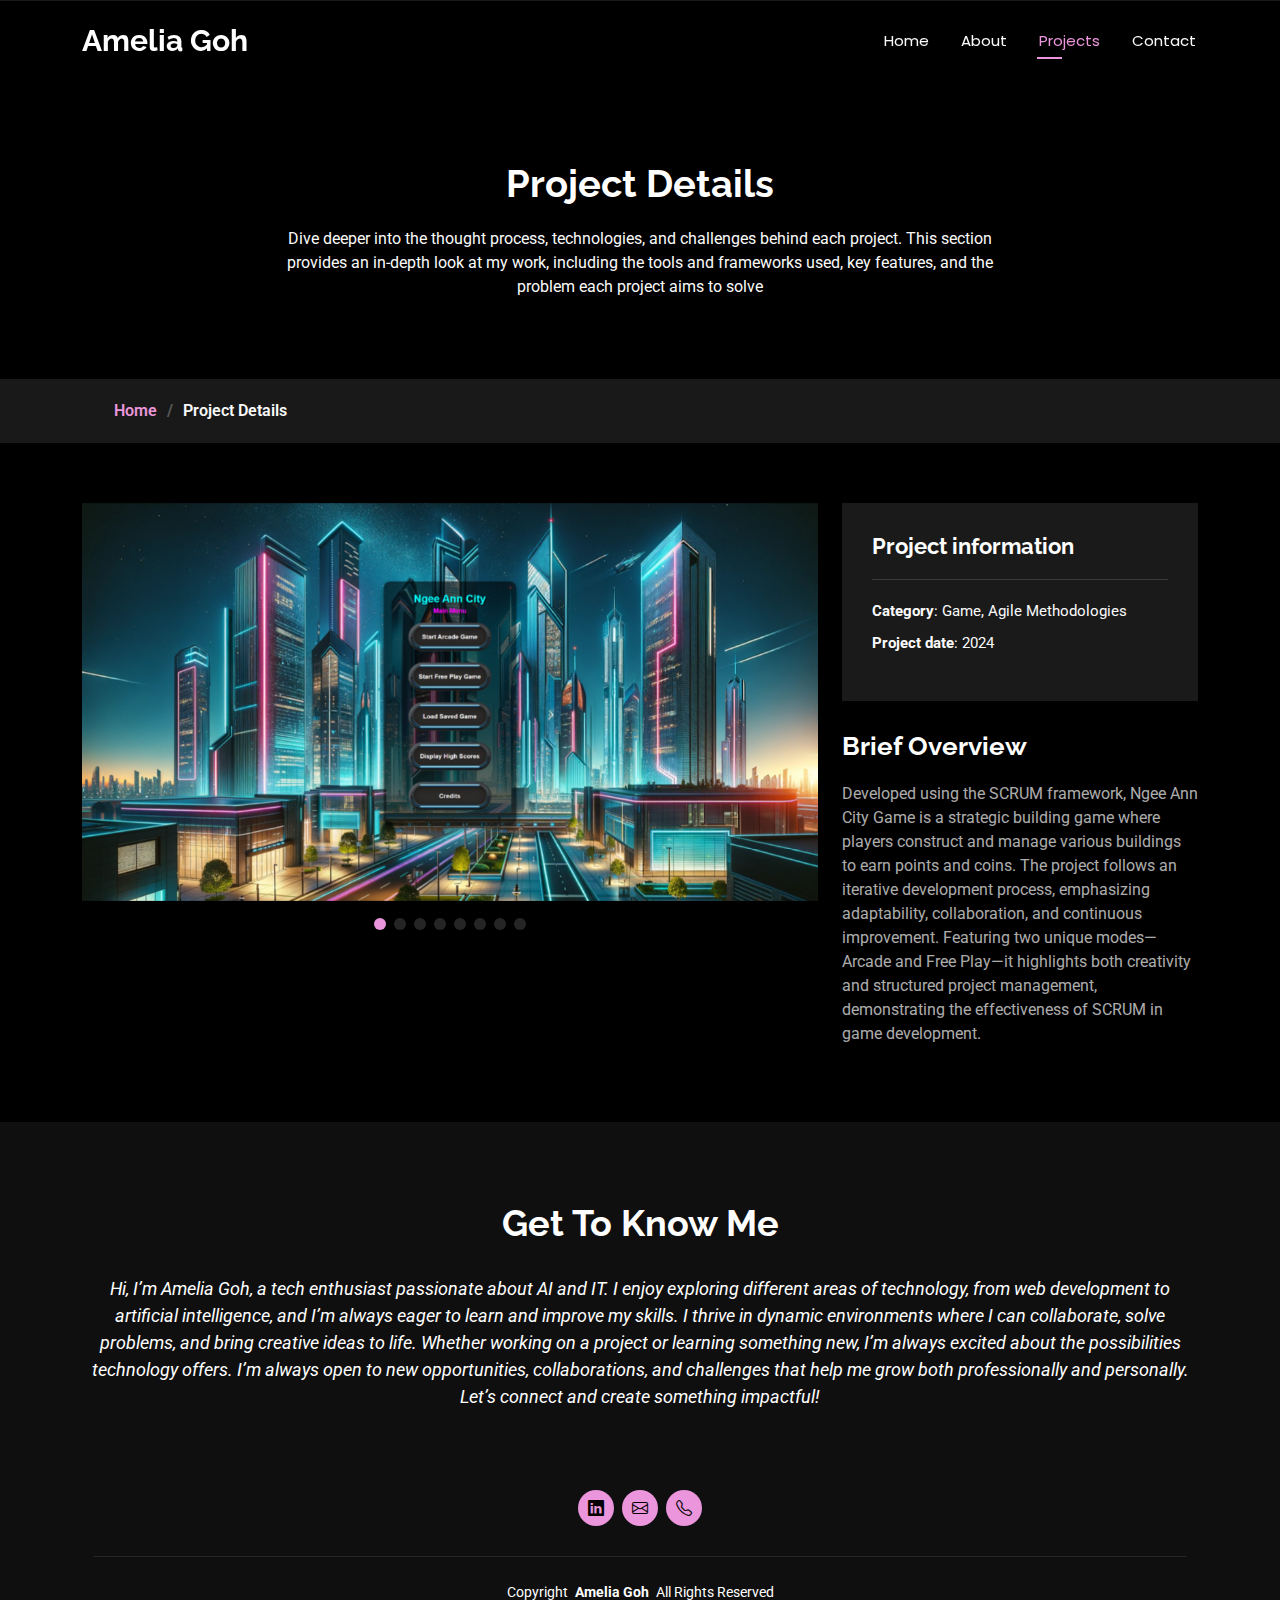
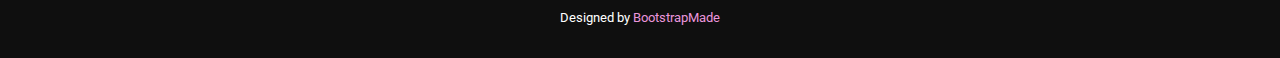
<file: ngeeanncity-details.html>
<!DOCTYPE html>
<html lang="en">

<head>
  <meta charset="utf-8">
  <meta content="width=device-width, initial-scale=1.0" name="viewport">
  <title>Amelia Goh | Project Details</title>
  <meta name="description" content="">
  <meta name="keywords" content="">

  <!-- Favicons -->
  <link href="assets/img/favicon.png" rel="icon">
  <link href="assets/img/apple-touch-icon.png" rel="apple-touch-icon">

  <!-- Fonts -->
  <link href="https://fonts.googleapis.com" rel="preconnect">
  <link href="https://fonts.gstatic.com" rel="preconnect" crossorigin>
  <link href="https://fonts.googleapis.com/css2?family=Roboto:ital,wght@0,100;0,300;0,400;0,500;0,700;0,900;1,100;1,300;1,400;1,500;1,700;1,900&family=Poppins:ital,wght@0,100;0,200;0,300;0,400;0,500;0,600;0,700;0,800;0,900;1,100;1,200;1,300;1,400;1,500;1,600;1,700;1,800;1,900&family=Raleway:ital,wght@0,100;0,200;0,300;0,400;0,500;0,600;0,700;0,800;0,900;1,100;1,200;1,300;1,400;1,500;1,600;1,700;1,800;1,900&display=swap" rel="stylesheet">

  <!-- Vendor CSS Files -->
  <link href="assets/vendor/bootstrap/css/bootstrap.min.css" rel="stylesheet">
  <link href="assets/vendor/bootstrap-icons/bootstrap-icons.css" rel="stylesheet">
  <link href="assets/vendor/aos/aos.css" rel="stylesheet">
  <link href="assets/vendor/swiper/swiper-bundle.min.css" rel="stylesheet">
  <link href="assets/vendor/glightbox/css/glightbox.min.css" rel="stylesheet">

  <!-- Main CSS File -->
  <link href="assets/css/main.css" rel="stylesheet">

</head>

<body class="portfolio-details-page">

  <header id="header" class="header d-flex align-items-center fixed-top">
    <div class="container-fluid container-xl position-relative d-flex align-items-center justify-content-between">

      <a href="index.html" class="logo d-flex align-items-center">
        <!-- Uncomment the line below if you also wish to use an image logo -->
        <!-- <img src="assets/img/logo.png" alt=""> -->
        <h1 class="sitename">Amelia Goh</h1>
      </a>

      <nav id="navmenu" class="navmenu">
        <ul>
          <li><a href="index.html">Home</a></li>
          <li><a href="about.html">About</a></li>
          <li><a href="portfolio.html" class="active">Projects</a></li>
          <li><a href="contact.html">Contact</a></li>
        </ul>
        <i class="mobile-nav-toggle d-xl-none bi bi-list"></i>
      </nav>

    </div>
  </header>

  <main class="main">

    <!-- Page Title -->
    <div class="page-title" data-aos="fade">
      <div class="heading">
        <div class="container">
          <div class="row d-flex justify-content-center text-center">
            <div class="col-lg-8">
              <h1>Project Details</h1>
              <p class="mb-0" style="margin-top: 20px">Dive deeper into the thought process, technologies, and challenges behind each project. This section provides an in-depth look at my work, including the tools and frameworks used, key features, and the problem each project aims to solve</p>
            </div>
          </div>
        </div>
      </div>
      <nav class="breadcrumbs">
        <div class="container">
          <ol>
            <li><a href="index.html">Home</a></li>
            <li class="current">Project Details</li>
          </ol>
        </div>
      </nav>
    </div><!-- End Page Title -->

    <!-- Portfolio Details Section -->
    <section id="portfolio-details" class="portfolio-details section">

      <div class="container" data-aos="fade-up" data-aos-delay="100">

        <div class="row gy-4">

          <div class="col-lg-8">
            <div class="portfolio-details-slider swiper init-swiper">

              <script type="application/json" class="swiper-config">
                {
                  "loop": true,
                  "speed": 600,
                  "autoplay": {
                    "delay": 5000
                  },
                  "slidesPerView": "auto",
                  "pagination": {
                    "el": ".swiper-pagination",
                    "type": "bullets",
                    "clickable": true
                  }
                }
              </script>

              <div class="swiper-wrapper align-items-center">

                <div class="swiper-slide">
                  <img src="assets/img/portfolio/spm1.png" alt="">
                </div>

                <div class="swiper-slide">
                  <img src="assets/img/portfolio/spm2.png" alt="">
                </div>

                <div class="swiper-slide">
                  <img src="assets/img/portfolio/spm3.png" alt="">
                </div>

                <div class="swiper-slide">
                  <img src="assets/img/portfolio/spm4.png" alt="">
                </div>

                <div class="swiper-slide">
                  <img src="assets/img/portfolio/spm5.png" alt="">
                </div>

                <div class="swiper-slide">
                  <img src="assets/img/portfolio/spm6.png" alt="">
                </div>

                <div class="swiper-slide">
                    <img src="assets/img/portfolio/spm7.png" alt="">
                </div>

                <div class="swiper-slide">
                <img src="assets/img/portfolio/spm8.png" alt="">
                </div>

              </div>
              <div class="swiper-pagination"></div>
            </div>
          </div>

          <div class="col-lg-4">
            <div class="portfolio-info" data-aos="fade-up" data-aos-delay="200">
              <h3>Project information</h3>
              <ul>
                <li><strong>Category</strong>: Game, Agile Methodologies</li>
                <li><strong>Project date</strong>: 2024</li>
              </ul>
            </div>
            <div class="portfolio-description" data-aos="fade-up" data-aos-delay="300">
              <h2>Brief Overview</h2>
              <p>
                Developed using the SCRUM framework, Ngee Ann City Game is a strategic building game where players construct and manage various buildings to earn points and coins. The project follows an iterative development process, emphasizing adaptability, collaboration, and continuous improvement. Featuring two unique modes—Arcade and Free Play—it highlights both creativity and structured project management, demonstrating the effectiveness of SCRUM in game development.
              </p>
            </div>
          </div>

        </div>

      </div>

    </section><!-- /Portfolio Details Section -->

  </main>

  <footer id="footer" class="footer dark-background">
    <div class="container">
      <h3 class="sitename" style="margin-top: 50px">Get To Know Me</h3>
      <p style="font-size: 18px; margin-top: 30px">Hi, I’m Amelia Goh, a tech enthusiast passionate about AI and IT. I enjoy exploring different areas of technology, from web development to artificial intelligence, and I’m always eager to learn and improve my skills. I thrive in dynamic environments where I can collaborate, solve problems, and bring creative ideas to life. Whether working on a project or learning something new, I’m always excited about the possibilities technology offers. I’m always open to new opportunities, collaborations, and challenges that help me grow both professionally and personally. Let’s connect and create something impactful!</p>
      <div class="social-links d-flex justify-content-center" style="margin-top: 80px">
        <a href="www.linkedin.com/in/amelia-goh-jx" target="_blank"><i class="bi bi-linkedin"></i></a>          
        <a href="mailto:amelliagoh@hotmail.com"><i class="bi bi-envelope"></i></a>
        <a href="tel:+6591497701"><i class="bi bi-telephone"></i></a>
      </div>
      <div class="container">
        <div class="copyright">
          <span>Copyright</span> <strong class="px-1 sitename">Amelia Goh</strong> <span>All Rights Reserved</span>
        </div>
        <div class="credits">
          Designed by <a href="https://bootstrapmade.com/">BootstrapMade</a>
        </div>
      </div>
    </div>
  </footer>

  <!-- Scroll Top -->
  <a href="#" id="scroll-top" class="scroll-top d-flex align-items-center justify-content-center"><i class="bi bi-arrow-up-short"></i></a>

  <!-- Preloader -->
  <div id="preloader"></div>

  <!-- Vendor JS Files -->
  <script src="assets/vendor/bootstrap/js/bootstrap.bundle.min.js"></script>
  <script src="assets/vendor/php-email-form/validate.js"></script>
  <script src="assets/vendor/aos/aos.js"></script>
  <script src="assets/vendor/typed.js/typed.umd.js"></script>
  <script src="assets/vendor/purecounter/purecounter_vanilla.js"></script>
  <script src="assets/vendor/waypoints/noframework.waypoints.js"></script>
  <script src="assets/vendor/swiper/swiper-bundle.min.js"></script>
  <script src="assets/vendor/glightbox/js/glightbox.min.js"></script>
  <script src="assets/vendor/imagesloaded/imagesloaded.pkgd.min.js"></script>
  <script src="assets/vendor/isotope-layout/isotope.pkgd.min.js"></script>

  <!-- Main JS File -->
  <script src="assets/js/main.js"></script>

</body>

</html>
</file>
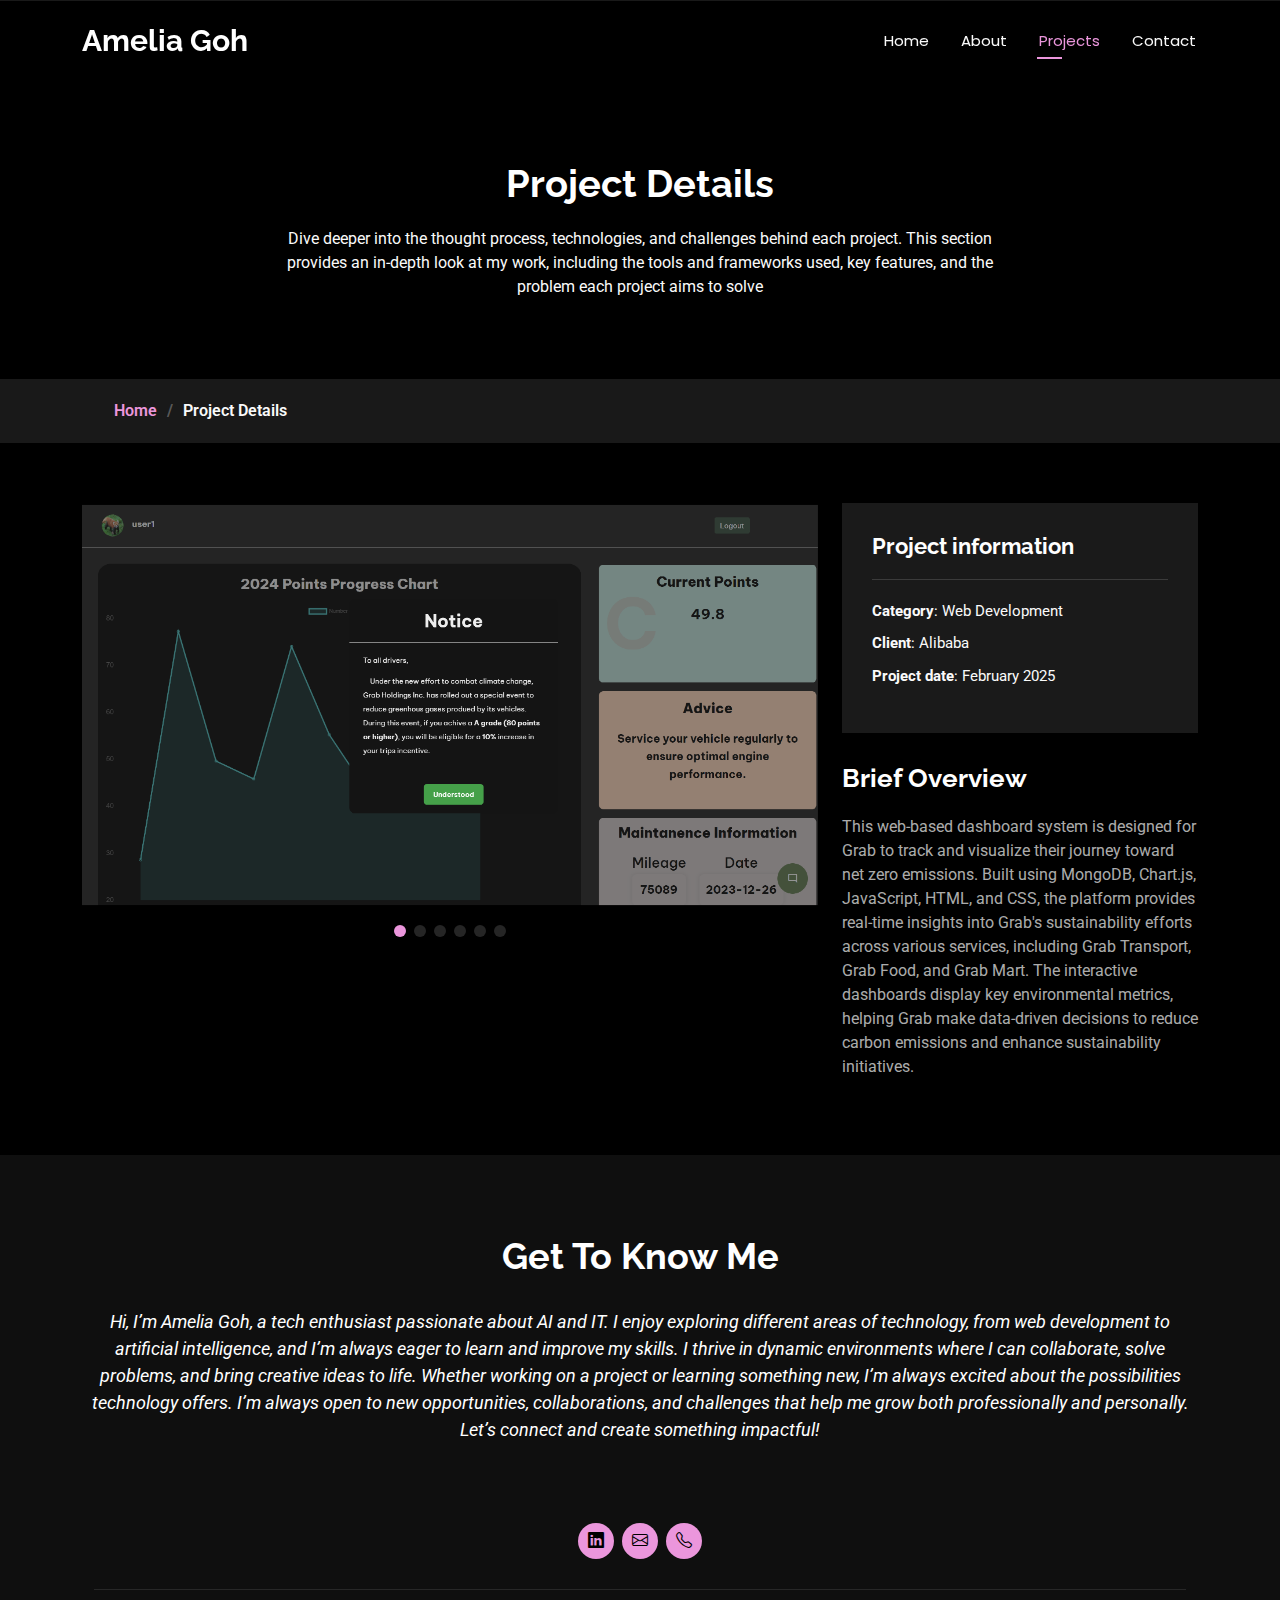
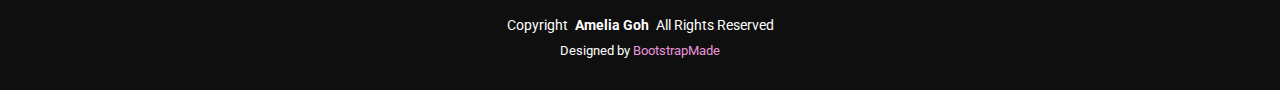
<file: portfolio-details.html>
<!DOCTYPE html>
<html lang="en">

<head>
  <meta charset="utf-8">
  <meta content="width=device-width, initial-scale=1.0" name="viewport">
  <title>Amelia Goh | Project Details</title>
  <meta name="description" content="">
  <meta name="keywords" content="">

  <!-- Favicons -->
  <link href="assets/img/favicon.png" rel="icon">
  <link href="assets/img/apple-touch-icon.png" rel="apple-touch-icon">

  <!-- Fonts -->
  <link href="https://fonts.googleapis.com" rel="preconnect">
  <link href="https://fonts.gstatic.com" rel="preconnect" crossorigin>
  <link href="https://fonts.googleapis.com/css2?family=Roboto:ital,wght@0,100;0,300;0,400;0,500;0,700;0,900;1,100;1,300;1,400;1,500;1,700;1,900&family=Poppins:ital,wght@0,100;0,200;0,300;0,400;0,500;0,600;0,700;0,800;0,900;1,100;1,200;1,300;1,400;1,500;1,600;1,700;1,800;1,900&family=Raleway:ital,wght@0,100;0,200;0,300;0,400;0,500;0,600;0,700;0,800;0,900;1,100;1,200;1,300;1,400;1,500;1,600;1,700;1,800;1,900&display=swap" rel="stylesheet">

  <!-- Vendor CSS Files -->
  <link href="assets/vendor/bootstrap/css/bootstrap.min.css" rel="stylesheet">
  <link href="assets/vendor/bootstrap-icons/bootstrap-icons.css" rel="stylesheet">
  <link href="assets/vendor/aos/aos.css" rel="stylesheet">
  <link href="assets/vendor/swiper/swiper-bundle.min.css" rel="stylesheet">
  <link href="assets/vendor/glightbox/css/glightbox.min.css" rel="stylesheet">

  <!-- Main CSS File -->
  <link href="assets/css/main.css" rel="stylesheet">

</head>

<body class="portfolio-details-page">

  <header id="header" class="header d-flex align-items-center fixed-top">
    <div class="container-fluid container-xl position-relative d-flex align-items-center justify-content-between">

      <a href="index.html" class="logo d-flex align-items-center">
        <!-- Uncomment the line below if you also wish to use an image logo -->
        <!-- <img src="assets/img/logo.png" alt=""> -->
        <h1 class="sitename">Amelia Goh</h1>
      </a>

      <nav id="navmenu" class="navmenu">
        <ul>
          <li><a href="index.html">Home</a></li>
          <li><a href="about.html">About</a></li>
          <li><a href="portfolio.html" class="active">Projects</a></li>
          <li><a href="contact.html">Contact</a></li>
        </ul>
        <i class="mobile-nav-toggle d-xl-none bi bi-list"></i>
      </nav>

    </div>
  </header>

  <main class="main">

    <!-- Page Title -->
    <div class="page-title" data-aos="fade">
      <div class="heading">
        <div class="container">
          <div class="row d-flex justify-content-center text-center">
            <div class="col-lg-8">
              <h1>Project Details</h1>
              <p class="mb-0" style="margin-top: 20px">Dive deeper into the thought process, technologies, and challenges behind each project. This section provides an in-depth look at my work, including the tools and frameworks used, key features, and the problem each project aims to solve</p>
            </div>
          </div>
        </div>
      </div>
      <nav class="breadcrumbs">
        <div class="container">
          <ol>
            <li><a href="index.html">Home</a></li>
            <li class="current">Project Details</li>
          </ol>
        </div>
      </nav>
    </div><!-- End Page Title -->

    <!-- Portfolio Details Section -->
    <section id="portfolio-details" class="portfolio-details section">

      <div class="container" data-aos="fade-up" data-aos-delay="100">

        <div class="row gy-4">

          <div class="col-lg-8">
            <div class="portfolio-details-slider swiper init-swiper">

              <script type="application/json" class="swiper-config">
                {
                  "loop": true,
                  "speed": 600,
                  "autoplay": {
                    "delay": 5000
                  },
                  "slidesPerView": "auto",
                  "pagination": {
                    "el": ".swiper-pagination",
                    "type": "bullets",
                    "clickable": true
                  }
                }
              </script>

              <div class="swiper-wrapper align-items-center">

                <div class="swiper-slide">
                  <img src="assets/img/portfolio/grab2.png" alt="">
                </div>

                <div class="swiper-slide">
                  <img src="assets/img/portfolio/grab3.png" alt="">
                </div>

                <div class="swiper-slide">
                  <img src="assets/img/portfolio/grab4.png" alt="">
                </div>

                <div class="swiper-slide">
                  <img src="assets/img/portfolio/grab5.png" alt="">
                </div>

                <div class="swiper-slide">
                  <img src="assets/img/portfolio/grab6.png" alt="">
                </div>

                <div class="swiper-slide">
                  <img src="assets/img/portfolio/grab7.png" alt="">
                </div>

              </div>
              <div class="swiper-pagination"></div>
            </div>
          </div>

          <div class="col-lg-4">
            <div class="portfolio-info" data-aos="fade-up" data-aos-delay="200">
              <h3>Project information</h3>
              <ul>
                <li><strong>Category</strong>: Web Development</li>
                <li><strong>Client</strong>: Alibaba</li>
                <li><strong>Project date</strong>: February 2025</li>
              </ul>
            </div>
            <div class="portfolio-description" data-aos="fade-up" data-aos-delay="300">
              <h2>Brief Overview</h2>
              <p>
                This web-based dashboard system is designed for Grab to track and visualize their journey toward net zero emissions. Built using MongoDB, Chart.js, JavaScript, HTML, and CSS, the platform provides real-time insights into Grab's sustainability efforts across various services, including Grab Transport, Grab Food, and Grab Mart. The interactive dashboards display key environmental metrics, helping Grab make data-driven decisions to reduce carbon emissions and enhance sustainability initiatives.
              </p>
            </div>
          </div>

        </div>

      </div>

    </section><!-- /Portfolio Details Section -->

  </main>

  <footer id="footer" class="footer dark-background">
    <div class="container">
      <h3 class="sitename" style="margin-top: 50px">Get To Know Me</h3>
      <p style="font-size: 18px; margin-top: 30px">Hi, I’m Amelia Goh, a tech enthusiast passionate about AI and IT. I enjoy exploring different areas of technology, from web development to artificial intelligence, and I’m always eager to learn and improve my skills. I thrive in dynamic environments where I can collaborate, solve problems, and bring creative ideas to life. Whether working on a project or learning something new, I’m always excited about the possibilities technology offers. I’m always open to new opportunities, collaborations, and challenges that help me grow both professionally and personally. Let’s connect and create something impactful!</p>
      <div class="social-links d-flex justify-content-center" style="margin-top: 80px">
        <a href="www.linkedin.com/in/amelia-goh-jx" target="_blank"><i class="bi bi-linkedin"></i></a>          
        <a href="mailto:amelliagoh@hotmail.com"><i class="bi bi-envelope"></i></a>
        <a href="tel:+6591497701"><i class="bi bi-telephone"></i></a>
      </div>
      <div class="container">
        <div class="copyright">
          <span>Copyright</span> <strong class="px-1 sitename">Amelia Goh</strong> <span>All Rights Reserved</span>
        </div>
        <div class="credits">
          Designed by <a href="https://bootstrapmade.com/">BootstrapMade</a>
        </div>
      </div>
    </div>
  </footer>

  <!-- Scroll Top -->
  <a href="#" id="scroll-top" class="scroll-top d-flex align-items-center justify-content-center"><i class="bi bi-arrow-up-short"></i></a>

  <!-- Preloader -->
  <div id="preloader"></div>

  <!-- Vendor JS Files -->
  <script src="assets/vendor/bootstrap/js/bootstrap.bundle.min.js"></script>
  <script src="assets/vendor/php-email-form/validate.js"></script>
  <script src="assets/vendor/aos/aos.js"></script>
  <script src="assets/vendor/typed.js/typed.umd.js"></script>
  <script src="assets/vendor/purecounter/purecounter_vanilla.js"></script>
  <script src="assets/vendor/waypoints/noframework.waypoints.js"></script>
  <script src="assets/vendor/swiper/swiper-bundle.min.js"></script>
  <script src="assets/vendor/glightbox/js/glightbox.min.js"></script>
  <script src="assets/vendor/imagesloaded/imagesloaded.pkgd.min.js"></script>
  <script src="assets/vendor/isotope-layout/isotope.pkgd.min.js"></script>

  <!-- Main JS File -->
  <script src="assets/js/main.js"></script>

</body>

</html>
</file>
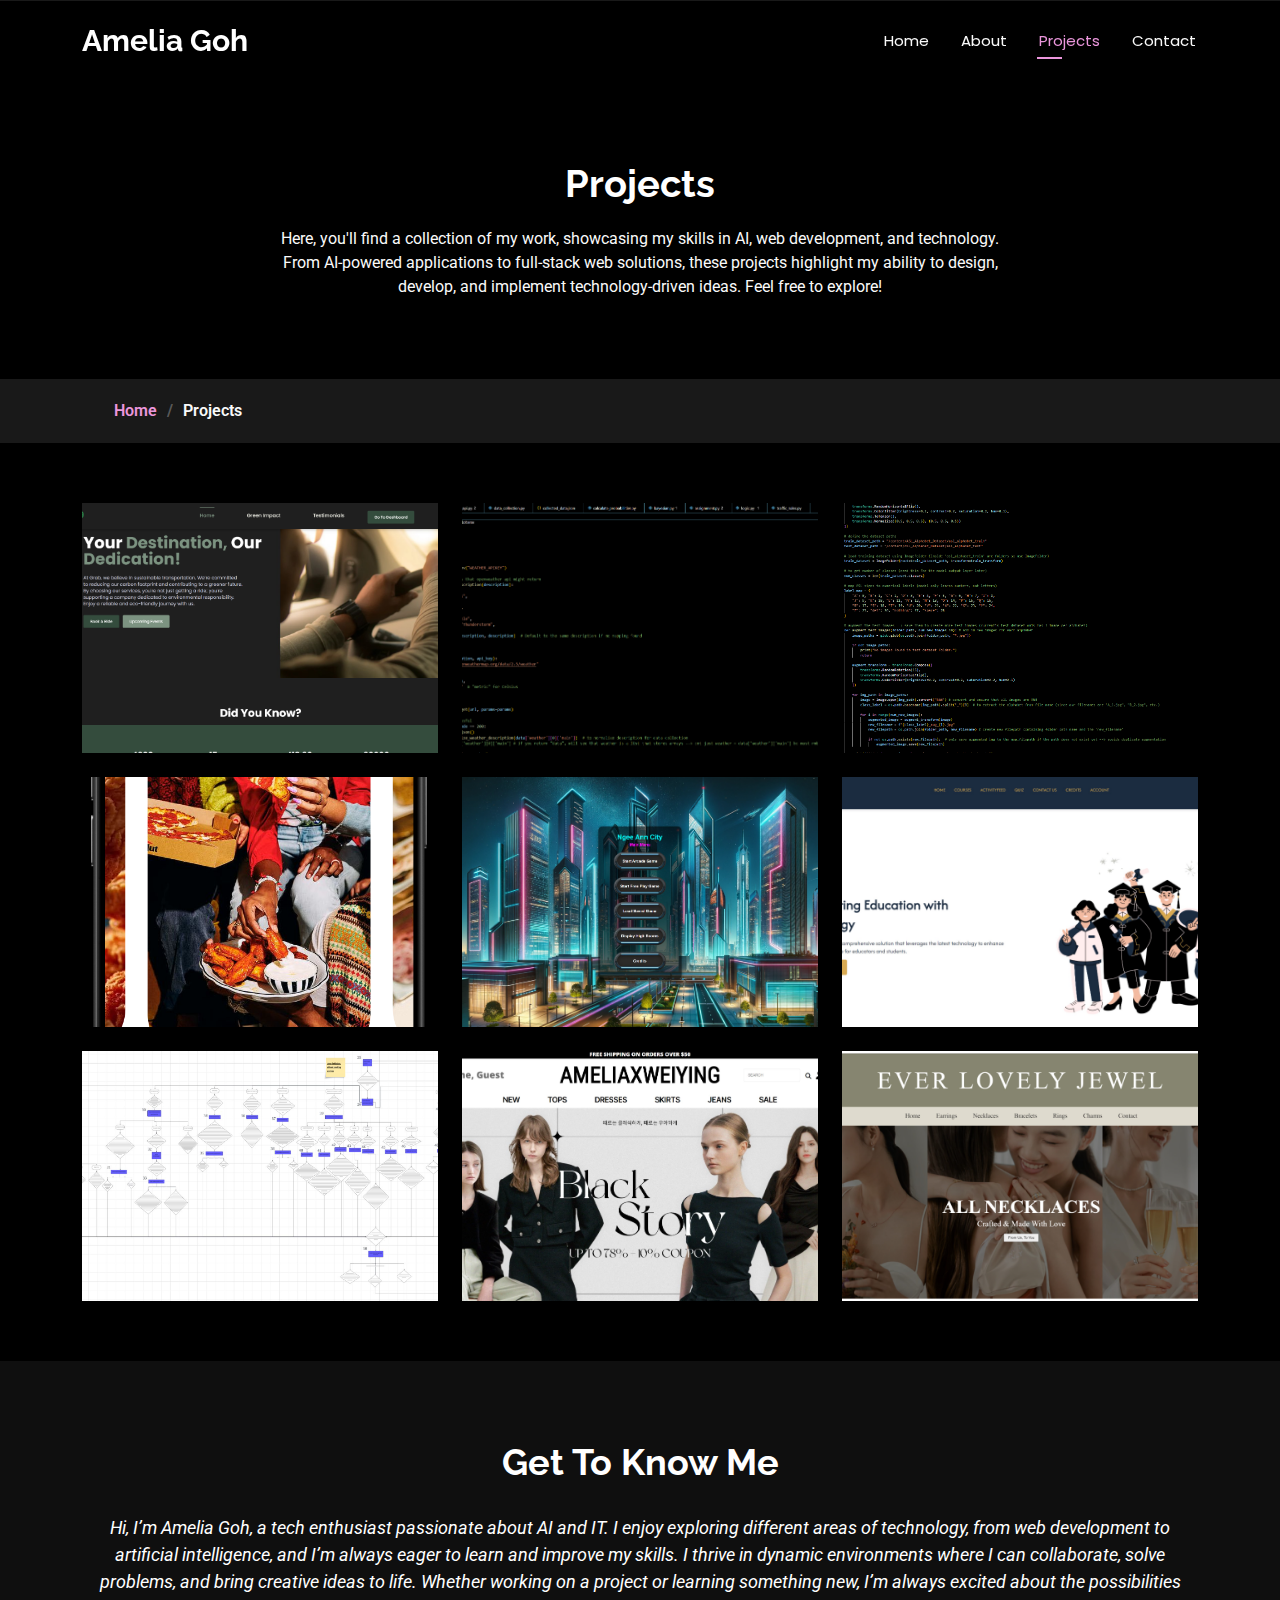
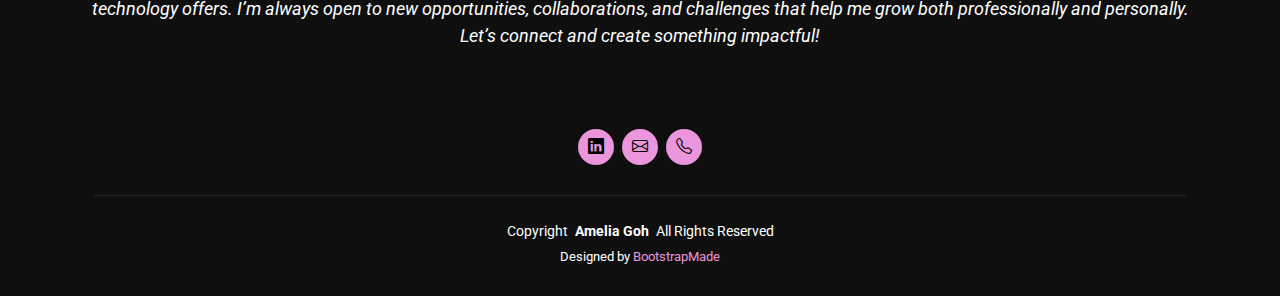
<file: portfolio.html>
<!DOCTYPE html>
<html lang="en">

<head>
  <meta charset="utf-8">
  <meta content="width=device-width, initial-scale=1.0" name="viewport">
  <title>Amelia Goh | Projects</title>
  <meta name="description" content="">
  <meta name="keywords" content="">

  <!-- Favicons -->
  <link href="assets/img/favicon.png" rel="icon">
  <link href="assets/img/apple-touch-icon.png" rel="apple-touch-icon">

  <!-- Fonts -->
  <link href="https://fonts.googleapis.com" rel="preconnect">
  <link href="https://fonts.gstatic.com" rel="preconnect" crossorigin>
  <link href="https://fonts.googleapis.com/css2?family=Roboto:ital,wght@0,100;0,300;0,400;0,500;0,700;0,900;1,100;1,300;1,400;1,500;1,700;1,900&family=Poppins:ital,wght@0,100;0,200;0,300;0,400;0,500;0,600;0,700;0,800;0,900;1,100;1,200;1,300;1,400;1,500;1,600;1,700;1,800;1,900&family=Raleway:ital,wght@0,100;0,200;0,300;0,400;0,500;0,600;0,700;0,800;0,900;1,100;1,200;1,300;1,400;1,500;1,600;1,700;1,800;1,900&display=swap" rel="stylesheet">

  <!-- Vendor CSS Files -->
  <link href="assets/vendor/bootstrap/css/bootstrap.min.css" rel="stylesheet">
  <link href="assets/vendor/bootstrap-icons/bootstrap-icons.css" rel="stylesheet">
  <link href="assets/vendor/aos/aos.css" rel="stylesheet">
  <link href="assets/vendor/swiper/swiper-bundle.min.css" rel="stylesheet">
  <link href="assets/vendor/glightbox/css/glightbox.min.css" rel="stylesheet">

  <!-- Main CSS File -->
  <link href="assets/css/main.css" rel="stylesheet">

</head>

<body class="portfolio-page">

  <header id="header" class="header d-flex align-items-center fixed-top">
    <div class="container-fluid container-xl position-relative d-flex align-items-center justify-content-between">

      <a href="index.html" class="logo d-flex align-items-center">
        <!-- Uncomment the line below if you also wish to use an image logo -->
        <!-- <img src="assets/img/logo.png" alt=""> -->
        <h1 class="sitename">Amelia Goh</h1>
      </a>

      <nav id="navmenu" class="navmenu">
        <ul>
          <li><a href="index.html">Home</a></li>
          <li><a href="about.html">About</a></li>
          <li><a href="portfolio.html" class="active">Projects</a></li>
          <li><a href="contact.html">Contact</a></li>
        </ul>
        <i class="mobile-nav-toggle d-xl-none bi bi-list"></i>
      </nav>

    </div>
  </header>

  <main class="main">

    <!-- Page Title -->
    <div class="page-title" data-aos="fade">
      <div class="heading">
        <div class="container">
          <div class="row d-flex justify-content-center text-center">
            <div class="col-lg-8">
              <h1>Projects</h1>
              <p class="mb-0" style="margin-top: 20px">Here, you'll find a collection of my work, showcasing my skills in AI, web development, and technology. From AI-powered applications to full-stack web solutions, these projects highlight my ability to design, develop, and implement technology-driven ideas. Feel free to explore!</p>
            </div>
          </div>
        </div>
      </div>
      <nav class="breadcrumbs">
        <div class="container">
          <ol>
            <li><a href="index.html">Home</a></li>
            <li class="current">Projects</li>
          </ol>
        </div>
      </nav>
    </div><!-- End Page Title -->

    <!-- Portfolio Section -->
    <section id="portfolio" class="portfolio section">

      <div class="container">

        <div class="isotope-layout" data-default-filter="*" data-layout="masonry" data-sort="original-order">

          <!-- <ul class="portfolio-filters isotope-filters" data-aos="fade-up" data-aos-delay="100">
            <li data-filter="*" class="filter-active">All</li>
            <li data-filter=".filter-app">App</li>
            <li data-filter=".filter-product">Product</li>
            <li data-filter=".filter-branding">Branding</li>
            <li data-filter=".filter-books">Books</li>
          </ul> -->
          <!-- End Portfolio Filters -->

          <div class="row gy-4 isotope-container" data-aos="fade-up" data-aos-delay="200">

            <div class="col-lg-4 col-md-6 portfolio-item isotope-item filter-app">
              <div class="portfolio-content h-100">
                <img src="assets/img/portfolio/grab1.png" class="img-fluid" alt="">
                <div class="portfolio-info">
                  <h4><b>Grab Dashboard Website</b></h4>
                  <p>Website designed for Grab to monitor their journey towards achieving net zero emissions.</p>
                  <a href="portfolio-details.html" title="More Details" class="details-link">&nbsp;</a>
                </div>
              </div>
            </div><!-- End Portfolio Item -->

            <div class="col-lg-4 col-md-6 portfolio-item isotope-item filter-product">
              <div class="portfolio-content h-100">
                <img src="assets/img/portfolio/aict1.png" class="img-fluid" alt="">
                <div class="portfolio-info">
                  <h4><b>Traffic Prediction With Bayesian Network</b></h4>
                  <p>Bayesian network harnessing AI technology to predict traffic congestion based on given time and weather conditions.</p>
                  <a href="bayesian-details.html" title="More Details" class="details-link">&nbsp;</a>
                </div>
              </div>
            </div><!-- End Portfolio Item -->

            <div class="col-lg-4 col-md-6 portfolio-item isotope-item filter-branding">
              <div class="portfolio-content h-100">
                <img src="assets/img/portfolio/cvnl1.png" class="img-fluid" alt="">
                <div class="portfolio-info">
                  <h4><b>CNN For ASL Alphabet Recognition</b></h4>
                  <p>Improving Communication By Training Convolutional Neural Network To Classify ASL Alphabets</p>
                  <a href="cnn-details.html" title="More Details" class="details-link">&nbsp;</a>
                </div>
              </div>
            </div><!-- End Portfolio Item -->

            <div class="col-lg-4 col-md-6 portfolio-item isotope-item filter-books">
              <div class="portfolio-content h-100">
                <img src="assets/img/portfolio/dux1.png" class="img-fluid" alt="">
                <div class="portfolio-info">
                  <h4><b>Food Delivery App Prototype</b></h4>
                  <p>Designing A Food Delivery App</p>
                  <a href="dux-details.html" title="More Details" class="details-link">&nbsp;</a>
                </div>
              </div>
            </div><!-- End Portfolio Item -->

            <div class="col-lg-4 col-md-6 portfolio-item isotope-item filter-app">
              <div class="portfolio-content h-100">
                <img src="assets/img/portfolio/spm1.png" class="img-fluid" alt="">
                <div class="portfolio-info">
                  <h4><b>Ngee Ann City</b></h4>
                  <p>Building Game Developed With A SCRUM Framework</p>
                  <a href="ngeeanncity-details.html" title="More Details" class="details-link">&nbsp;</a>
                </div>
              </div>
            </div><!-- End Portfolio Item -->

            <div class="col-lg-4 col-md-6 portfolio-item isotope-item filter-product">
              <div class="portfolio-content h-100">
                <img src="assets/img/portfolio/bed1.png" class="img-fluid" alt="">
                <div class="portfolio-info">
                  <h4><b>EduHelper Website</b>></h4>
                  <p>Educational Website Built With MVC Architecture And CRUD Functionalities</p>
                  <a href="eduhelper-details.html" title="More Details" class="details-link">&nbsp;</a>
                </div>
              </div>
            </div><!-- End Portfolio Item -->

            <div class="col-lg-4 col-md-6 portfolio-item isotope-item filter-branding">
              <div class="portfolio-content h-100">
                <img src="assets/img/portfolio/mai1.png" class="img-fluid" alt="">
                <div class="portfolio-info">
                  <h4><b>Heart2Heart Chatbot</b></h4>
                  <p>Mental Health Chatbot Developed With IBM Watsonx Assistant</p>
                  <a href="heart2heart-details.html" title="More Details" class="details-link">&nbsp;</a>
                </div>
              </div>
            </div><!-- End Portfolio Item -->

            <div class="col-lg-4 col-md-6 portfolio-item isotope-item filter-books">
              <div class="portfolio-content h-100">
                <img src="assets/img/portfolio/axw1.png" class="img-fluid" alt="">
                <div class="portfolio-info">
                  <h4><b>AmeliaXWeiying Clothing Store</b></h4>
                  <p>Intuitive Clothing Website Developed For Consumers Using HTML, CSS and JS</p>
                  <a href="axw-details.html" title="More Details" class="details-link">&nbsp;</a>
                </div>
              </div>
            </div><!-- End Portfolio Item -->

            <div class="col-lg-4 col-md-6 portfolio-item isotope-item filter-app">
              <div class="portfolio-content h-100">
                <img src="assets/img/portfolio/elj1.png" class="img-fluid" alt="">
                <div class="portfolio-info">
                  <h4><b>EverLovelyJewel Website</b></h4>
                  <p>Jewellery Website With Engaging Design</p>
                  <a href="elj-details.html" title="More Details" class="details-link">&nbsp;</a>
                </div>
              </div>
            </div><!-- End Portfolio Item -->
            
          </div><!-- End Portfolio Container -->

        </div>

      </div>

    </section><!-- /Portfolio Section -->

  </main>

  <footer id="footer" class="footer dark-background">
    <div class="container">
      <h3 class="sitename" style="margin-top: 50px">Get To Know Me</h3>
      <p style="font-size: 18px; margin-top: 30px">Hi, I’m Amelia Goh, a tech enthusiast passionate about AI and IT. I enjoy exploring different areas of technology, from web development to artificial intelligence, and I’m always eager to learn and improve my skills. I thrive in dynamic environments where I can collaborate, solve problems, and bring creative ideas to life. Whether working on a project or learning something new, I’m always excited about the possibilities technology offers. I’m always open to new opportunities, collaborations, and challenges that help me grow both professionally and personally. Let’s connect and create something impactful!</p>
      <div class="social-links d-flex justify-content-center" style="margin-top: 80px">
        <a href="www.linkedin.com/in/amelia-goh-jx" target="_blank"><i class="bi bi-linkedin"></i></a>          
        <a href="mailto:amelliagoh@hotmail.com"><i class="bi bi-envelope"></i></a>
        <a href="tel:+6591497701"><i class="bi bi-telephone"></i></a>
      </div>
      <div class="container">
        <div class="copyright">
          <span>Copyright</span> <strong class="px-1 sitename">Amelia Goh</strong> <span>All Rights Reserved</span>
        </div>
        <div class="credits">
          Designed by <a href="https://bootstrapmade.com/">BootstrapMade</a>
        </div>
      </div>
    </div>
  </footer>

  <!-- Scroll Top -->
  <a href="#" id="scroll-top" class="scroll-top d-flex align-items-center justify-content-center"><i class="bi bi-arrow-up-short"></i></a>

  <!-- Preloader -->
  <div id="preloader"></div>

  <!-- Vendor JS Files -->
  <script src="assets/vendor/bootstrap/js/bootstrap.bundle.min.js"></script>
  <script src="assets/vendor/php-email-form/validate.js"></script>
  <script src="assets/vendor/aos/aos.js"></script>
  <script src="assets/vendor/typed.js/typed.umd.js"></script>
  <script src="assets/vendor/purecounter/purecounter_vanilla.js"></script>
  <script src="assets/vendor/waypoints/noframework.waypoints.js"></script>
  <script src="assets/vendor/swiper/swiper-bundle.min.js"></script>
  <script src="assets/vendor/glightbox/js/glightbox.min.js"></script>
  <script src="assets/vendor/imagesloaded/imagesloaded.pkgd.min.js"></script>
  <script src="assets/vendor/isotope-layout/isotope.pkgd.min.js"></script>

  <!-- Main JS File -->
  <script src="assets/js/main.js"></script>

</body>

</html>
</file>
<file: assets/css/main.css>
/* Fonts */
:root {
  --default-font: "Roboto",  system-ui, -apple-system, "Segoe UI", Roboto, "Helvetica Neue", Arial, "Noto Sans", "Liberation Sans", sans-serif, "Apple Color Emoji", "Segoe UI Emoji", "Segoe UI Symbol", "Noto Color Emoji";
  --heading-font: "Raleway",  sans-serif;
  --nav-font: "Poppins",  sans-serif;
}

/* Global Colors - The following color variables are used throughout the website. Updating them here will change the color scheme of the entire website */
:root { 
  --background-color: #000000; /* Background color for the entire website, including individual sections */
  --default-color: #fafafa; /* Default color used for the majority of the text content across the entire website */
  --heading-color: #ffffff; /* Color for headings, subheadings and title throughout the website */
  --accent-color: #eb96dc; /* Accent color that represents your brand on the website. It's used for buttons, links, and other elements that need to stand out */
  --surface-color: #1a1a1a; /* The surface color is used as a background of boxed elements within sections, such as cards, icon boxes, or other elements that require a visual separation from the global background. */
  --contrast-color: #000000; /* Contrast color for text, ensuring readability against backgrounds of accent, heading, or default colors. */
}

/* Nav Menu Colors - The following color variables are used specifically for the navigation menu. They are separate from the global colors to allow for more customization options */
:root {
  --nav-color: #fafafa;  /* The default color of the main navmenu links */
  --nav-hover-color: #eb96dc; /* Applied to main navmenu links when they are hovered over or active */
  --nav-mobile-background-color: #1a1a1a; /* Used as the background color for mobile navigation menu */
}

/* Color Presets - These classes override global colors when applied to any section or element, providing reuse of the sam color scheme. */

.light-background {
  --background-color: #1a1a1a;
  --surface-color: #343434;
}

.dark-background {
  --background-color: rgba(15, 15, 15, 0.975);
  --default-color: #ffffff;
  --heading-color: #ffffff;
  --surface-color: #292929f9;
  --contrast-color: #000000;
}

/* Smooth scroll */
:root {
  scroll-behavior: smooth;
}

/*--------------------------------------------------------------
# General Styling & Shared Classes
--------------------------------------------------------------*/
body {
  color: var(--default-color);
  background-color: var(--background-color);
  font-family: var(--default-font);
}

a {
  color: var(--accent-color);
  text-decoration: none;
  transition: 0.3s;
}

a:hover {
  color: color-mix(in srgb, var(--accent-color), transparent 25%);
  text-decoration: none;
}

h1,
h2,
h3,
h4,
h5,
h6 {
  color: var(--heading-color);
  font-family: var(--heading-font);
}

/* PHP Email Form Messages
------------------------------*/
.php-email-form .error-message {
  display: none;
  background: #df1529;
  color: #ffffff;
  text-align: left;
  padding: 15px;
  margin-bottom: 24px;
  font-weight: 600;
}

.php-email-form .sent-message {
  display: none;
  color: #ffffff;
  background: #eb96dc;
  text-align: center;
  padding: 15px;
  margin-bottom: 24px;
  font-weight: 600;
}

.php-email-form .loading {
  display: none;
  background: var(--surface-color);
  text-align: center;
  padding: 15px;
  margin-bottom: 24px;
}

.php-email-form .loading:before {
  content: "";
  display: inline-block;
  border-radius: 50%;
  width: 24px;
  height: 24px;
  margin: 0 10px -6px 0;
  border: 3px solid var(--accent-color);
  border-top-color: var(--surface-color);
  animation: php-email-form-loading 1s linear infinite;
}

@keyframes php-email-form-loading {
  0% {
    transform: rotate(0deg);
  }

  100% {
    transform: rotate(360deg);
  }
}

/*--------------------------------------------------------------
# Global Header
--------------------------------------------------------------*/
.header {
  --background-color: rgba(0, 0, 0, 0);
  color: var(--default-color);
  background-color: var(--background-color);
  padding: 15px 0;
  transition: all 0.5s;
  z-index: 997;
}

.header .logo {
  line-height: 1;
}

.header .logo img {
  max-height: 32px;
  margin-right: 8px;
}

.header .logo h1 {
  font-size: 30px;
  margin: 0;
  font-weight: 700;
  color: var(--heading-color);
}

.scrolled .header {
  box-shadow: 0px 0 18px rgba(0, 0, 0, 0.1);
}

/* Global Header on Scroll
------------------------------*/
.scrolled .header {
  --background-color: rgba(0, 0, 0, 0.8);
}

/*--------------------------------------------------------------
# Navigation Menu
--------------------------------------------------------------*/
/* Desktop Navigation */
@media (min-width: 1200px) {
  .navmenu {
    padding: 0;
  }

  .navmenu ul {
    margin: 0;
    padding: 0;
    display: flex;
    list-style: none;
    align-items: center;
  }

  .navmenu li {
    position: relative;
  }

  .navmenu>ul>li {
    white-space: nowrap;
    padding: 15px 14px;
  }

  .navmenu>ul>li:last-child {
    padding-right: 0;
  }

  .navmenu a,
  .navmenu a:focus {
    color: var(--nav-color);
    font-size: 15px;
    padding: 0 2px;
    font-family: var(--nav-font);
    font-weight: 400;
    display: flex;
    align-items: center;
    justify-content: space-between;
    white-space: nowrap;
    transition: 0.3s;
    position: relative;
  }

  .navmenu a i,
  .navmenu a:focus i {
    font-size: 12px;
    line-height: 0;
    margin-left: 5px;
    transition: 0.3s;
  }

  .navmenu>ul>li>a:before {
    content: "";
    position: absolute;
    height: 2px;
    bottom: -6px;
    left: 0;
    background-color: var(--nav-hover-color);
    visibility: hidden;
    width: 0px;
    transition: all 0.3s ease-in-out 0s;
  }

  .navmenu a:hover:before,
  .navmenu li:hover>a:before,
  .navmenu .active:before {
    visibility: visible;
    width: 25px;
  }

  .navmenu li:hover>a,
  .navmenu .active,
  .navmenu .active:focus {
    color: var(--nav-hover-color);
  }

  .navmenu .dropdown ul {
    margin: 0;
    padding: 10px 0;
    background: var(--nav-dropdown-background-color);
    display: block;
    position: absolute;
    visibility: hidden;
    left: 14px;
    top: 130%;
    opacity: 0;
    transition: 0.3s;
    border-radius: 4px;
    z-index: 99;
    box-shadow: 0px 0px 30px rgba(0, 0, 0, 0.1);
  }

  .navmenu .dropdown ul li {
    min-width: 200px;
  }

  .navmenu .dropdown ul a {
    padding: 10px 20px;
    font-size: 15px;
    text-transform: none;
    color: var(--nav-dropdown-color);
  }

  .navmenu .dropdown ul a i {
    font-size: 12px;
  }

  .navmenu .dropdown ul a:hover,
  .navmenu .dropdown ul .active:hover,
  .navmenu .dropdown ul li:hover>a {
    color: var(--nav-dropdown-hover-color);
  }

  .navmenu .dropdown:hover>ul {
    opacity: 1;
    top: 100%;
    visibility: visible;
  }

  .navmenu .dropdown .dropdown ul {
    top: 0;
    left: -90%;
    visibility: hidden;
  }

  .navmenu .dropdown .dropdown:hover>ul {
    opacity: 1;
    top: 0;
    left: -100%;
    visibility: visible;
  }
}

/* Mobile Navigation */
@media (max-width: 1199px) {
  .mobile-nav-toggle {
    color: var(--nav-color);
    font-size: 28px;
    line-height: 0;
    margin-right: 10px;
    cursor: pointer;
    transition: color 0.3s;
  }

  .navmenu {
    padding: 0;
    z-index: 9997;
  }

  .navmenu ul {
    display: none;
    list-style: none;
    position: absolute;
    inset: 60px 20px 20px 20px;
    padding: 10px 0;
    margin: 0;
    border-radius: 6px;
    background-color: var(--nav-mobile-background-color);
    border: 1px solid color-mix(in srgb, var(--default-color), transparent 90%);
    box-shadow: none;
    overflow-y: auto;
    transition: 0.3s;
    z-index: 9998;
  }

  .navmenu a,
  .navmenu a:focus {
    color: var(--nav-dropdown-color);
    padding: 10px 20px;
    font-family: var(--nav-font);
    font-size: 17px;
    font-weight: 500;
    display: flex;
    align-items: center;
    justify-content: space-between;
    white-space: nowrap;
    transition: 0.3s;
  }

  .navmenu a i,
  .navmenu a:focus i {
    font-size: 12px;
    line-height: 0;
    margin-left: 5px;
    width: 30px;
    height: 30px;
    display: flex;
    align-items: center;
    justify-content: center;
    border-radius: 50%;
    transition: 0.3s;
    background-color: color-mix(in srgb, var(--accent-color), transparent 90%);
  }

  .navmenu a i:hover,
  .navmenu a:focus i:hover {
    background-color: var(--accent-color);
    color: var(--contrast-color);
  }

  .navmenu a:hover,
  .navmenu .active,
  .navmenu .active:focus {
    color: var(--nav-dropdown-hover-color);
  }

  .navmenu .active i,
  .navmenu .active:focus i {
    background-color: var(--accent-color);
    color: var(--contrast-color);
    transform: rotate(180deg);
  }

  .navmenu .dropdown ul {
    position: static;
    display: none;
    z-index: 99;
    padding: 10px 0;
    margin: 10px 20px;
    background-color: var(--nav-dropdown-background-color);
    transition: all 0.5s ease-in-out;
  }

  .navmenu .dropdown ul ul {
    background-color: rgba(33, 37, 41, 0.1);
  }

  .navmenu .dropdown>.dropdown-active {
    display: block;
    background-color: rgba(33, 37, 41, 0.03);
  }

  .mobile-nav-active {
    overflow: hidden;
  }

  .mobile-nav-active .mobile-nav-toggle {
    color: #fff;
    position: absolute;
    font-size: 32px;
    top: 15px;
    right: 15px;
    margin-right: 0;
    z-index: 9999;
  }

  .mobile-nav-active .navmenu {
    position: fixed;
    overflow: hidden;
    inset: 0;
    background: rgba(33, 37, 41, 0.8);
    transition: 0.3s;
  }

  .mobile-nav-active .navmenu>ul {
    display: block;
  }
}

/*--------------------------------------------------------------
# Global Footer
--------------------------------------------------------------*/
.footer {
  color: var(--default-color);
  background-color: var(--background-color);
  font-size: 14px;
  text-align: center;
  padding: 30px 0;
  position: relative;
}

.footer h3 {
  font-size: 36px;
  font-weight: 700;
  position: relative;
  padding: 0;
  margin: 0 0 15px 0;
}

.footer p {
  font-size: 15;
  font-style: italic;
  padding: 0;
  margin: 0 0 30px 0;
}

.footer .social-links {
  margin: 0 0 30px 0;
}

.footer .social-links a {
  font-size: 16px;
  display: flex;
  align-items: center;
  justify-content: center;
  background: var(--accent-color);
  color: var(--contrast-color);
  line-height: 1;
  margin: 0 4px;
  border-radius: 50%;
  text-align: center;
  width: 36px;
  height: 36px;
  transition: 0.3s;
}

.footer .social-links a:hover {
  background: color-mix(in srgb, var(--accent-color), transparent 20%);
  text-decoration: none;
}

.footer .copyright {
  padding-top: 25px;
  border-top: 1px solid color-mix(in srgb, var(--default-color), transparent 90%);
}

.footer .credits {
  font-size: 13px;
  padding-top: 5px;
}

/*--------------------------------------------------------------
# Preloader
--------------------------------------------------------------*/
#preloader {
  position: fixed;
  inset: 0;
  z-index: 999999;
  overflow: hidden;
  background: var(--background-color);
  transition: all 0.6s ease-out;
}

#preloader:before {
  content: "";
  position: fixed;
  top: calc(50% - 30px);
  left: calc(50% - 30px);
  border: 6px solid #ffffff;
  border-color: var(--accent-color) transparent var(--accent-color) transparent;
  border-radius: 50%;
  width: 60px;
  height: 60px;
  animation: animate-preloader 1.5s linear infinite;
}

@keyframes animate-preloader {
  0% {
    transform: rotate(0deg);
  }

  100% {
    transform: rotate(360deg);
  }
}

/*--------------------------------------------------------------
# Scroll Top Button
--------------------------------------------------------------*/
.scroll-top {
  position: fixed;
  visibility: hidden;
  opacity: 0;
  right: 15px;
  bottom: -15px;
  z-index: 99999;
  background-color: var(--accent-color);
  width: 44px;
  height: 44px;
  border-radius: 50px;
  transition: all 0.4s;
}

.scroll-top i {
  font-size: 24px;
  color: var(--contrast-color);
  line-height: 0;
}

.scroll-top:hover {
  background-color: color-mix(in srgb, var(--accent-color), transparent 20%);
  color: var(--contrast-color);
}

.scroll-top.active {
  visibility: visible;
  opacity: 1;
  bottom: 15px;
}

/*--------------------------------------------------------------
# Disable aos animation delay on mobile devices
--------------------------------------------------------------*/
@media screen and (max-width: 768px) {
  [data-aos-delay] {
    transition-delay: 0 !important;
  }
}

/*--------------------------------------------------------------
# Global Page Titles & Breadcrumbs
--------------------------------------------------------------*/
.page-title {
  color: var(--default-color);
  background-color: var(--background-color);
  position: relative;
}

.page-title .heading {
  padding: 160px 0 80px 0;
  border-top: 1px solid color-mix(in srgb, var(--default-color), transparent 90%);
}

.page-title .heading h1 {
  font-size: 38px;
  font-weight: 700;
}

.page-title nav {
  background-color: color-mix(in srgb, var(--default-color), transparent 90%);
  padding: 20px 0;
}

.page-title nav ol {
  display: flex;
  flex-wrap: wrap;
  list-style: none;
  margin: 0;
  font-size: 16px;
  font-weight: 600;
}

.page-title nav ol li+li {
  padding-left: 10px;
}

.page-title nav ol li+li::before {
  content: "/";
  display: inline-block;
  padding-right: 10px;
  color: color-mix(in srgb, var(--default-color), transparent 70%);
}

/*--------------------------------------------------------------
# Global Sections
--------------------------------------------------------------*/
section,
.section {
  color: var(--default-color);
  background-color: var(--background-color);
  padding: 60px 0;
  scroll-margin-top: 100px;
  overflow: clip;
}

@media (max-width: 1199px) {

  section,
  .section {
    scroll-margin-top: 66px;
  }
}

/*--------------------------------------------------------------
# Global Section Titles
--------------------------------------------------------------*/
.section-title {
  padding-bottom: 60px;
  position: relative;
}

.section-title h2 {
  font-size: 14px;
  font-weight: 500;
  padding: 0;
  line-height: 1px;
  margin: 0;
  letter-spacing: 1.5px;
  text-transform: uppercase;
  color: color-mix(in srgb, var(--default-color), transparent 50%);
  position: relative;
}

.section-title h2::after {
  content: "";
  width: 120px;
  height: 1px;
  display: inline-block;
  background: var(--accent-color);
  margin: 4px 10px;
}

.section-title div {
  color: var(--heading-color);
  margin: 0;
  margin: 0;
  font-size: 28px;
  font-weight: 700;
  text-transform: uppercase;
  font-family: var(--heading-font);
}

/*--------------------------------------------------------------
# Hero Section
--------------------------------------------------------------*/
.hero {
  width: 100%;
  min-height: 100vh;
  position: relative;
  padding: 80px 0;
  display: flex;
  align-items: center;
  justify-content: center;
}

.hero img {
  position: absolute;
  inset: 0;
  display: block;
  width: 100%;
  height: 100%;
  object-fit: cover;
  z-index: 1;
}

.hero .container {
  position: relative;
  z-index: 3;
}

.hero h2 {
  margin: 0;
  font-size: 64px;
  font-weight: 700;
}

.hero p {
  margin: 5px 0 0 0;
  font-size: 26px;
}

.hero p span {
  letter-spacing: 1px;
  border-bottom: 2px solid var(--accent-color);
}

.hero .social-links {
  margin-top: 25px;
}

.hero .social-links a {
  background-color: color-mix(in srgb, var(--default-color), transparent 90%);
  color: var(--default-color);
  font-size: 14px;
  width: 40px;
  height: 40px;
  border-radius: 50px;
  display: inline-flex;
  align-items: center;
  justify-content: center;
  margin-right: 20px;
  transition: 0.3s;
}

.hero .social-links a:hover {
  background-color: var(--accent-color);
}

@media (max-width: 768px) {
  .hero h2 {
    font-size: 32px;
  }

  .hero p {
    font-size: 20px;
  }
}

/*--------------------------------------------------------------
# About Section
--------------------------------------------------------------*/
.about .content h2 {
  font-weight: 700;
  font-size: 24px;
}

.about .content ul {
  list-style: none;
  padding: 0;
}

.about .content ul li {
  margin-bottom: 20px;
  display: flex;
  align-items: center;
}

.about .content ul strong {
  margin-right: 10px;
}

.about .content ul i {
  font-size: 16px;
  margin-right: 5px;
  color: var(--accent-color);
  line-height: 0;
}

/*--------------------------------------------------------------
# Stats Section
--------------------------------------------------------------*/
.stats i {
  background-color: var(--surface-color);
  color: var(--accent-color);
  box-shadow: 0px 2px 25px rgba(0, 0, 0, 0.1);
  width: 54px;
  height: 54px;
  font-size: 24px;
  border-radius: 50px;
  border: 2px solid var(--background-color);
  display: inline-flex;
  align-items: center;
  justify-content: center;
  position: relative;
  z-index: 1;
}

.stats .stats-item {
  background-color: var(--surface-color);
  margin-top: -27px;
  padding: 30px 30px 25px 30px;
  width: 100%;
  position: relative;
  text-align: center;
  box-shadow: 0px 2px 35px rgba(0, 0, 0, 0.1);
  border-radius: 4px;
  z-index: 0;
}

.stats .stats-item span {
  font-size: 36px;
  display: block;
  font-weight: 700;
  color: color-mix(in srgb, var(--default-color), transparent 20%);
}

.stats .stats-item p {
  padding: 0;
  margin: 0;
  font-family: var(--heading-font);
  font-size: 16px;
}

/*--------------------------------------------------------------
# Skills Section
--------------------------------------------------------------*/
.skills .progress {
  height: 65px;
  display: block;
  background: none;
  border-radius: 0;
}

.skills .progress .skill {
  color: var(--heading-color);
  padding: 0;
  margin: 0 0 6px 0;
  text-transform: uppercase;
  display: block;
  font-weight: 600;
  font-family: var(--heading-font);
}

.skills .progress .skill .val {
  float: right;
  font-style: normal;
}

.skills .progress-bar-wrap {
  background: color-mix(in srgb, var(--default-color), transparent 90%);
  height: 10px;
}

.skills .progress-bar {
  width: 1px;
  height: 20px;
  transition: 0.9s;
  background-color: var(--accent-color);
}

/*--------------------------------------------------------------
# Interests Section
--------------------------------------------------------------*/
.interests .features-item {
  background-color: var(--surface-color);
  display: flex;
  align-items: center;
  padding: 20px;
  transition: 0.3s;
  border: 1px solid color-mix(in srgb, var(--default-color), transparent 90%);
  position: relative;
}

.interests .features-item i {
  font-size: 32px;
  padding-right: 10px;
  line-height: 0;
}

.interests .features-item h3 {
  font-weight: 700;
  margin: 0;
  padding: 0;
  line-height: 1;
  font-size: 16px;
}

.interests .features-item h3 a {
  color: var(--heading-color);
  transition: 0.3s;
}

.interests .features-item:hover {
  border-color: var(--accent-color);
}

.interests .features-item:hover h3 a {
  color: var(--accent-color);
}

/*--------------------------------------------------------------
# Testimonials Section
--------------------------------------------------------------*/
.testimonials .testimonials-carousel,
.testimonials .testimonials-slider {
  overflow: hidden;
}

.testimonials .testimonial-item {
  box-sizing: content-box;
  min-height: 320px;
}

.testimonials .testimonial-item .testimonial-img {
  width: 90px;
  border-radius: 50%;
  margin: -40px 0 0 40px;
  position: relative;
  z-index: 2;
  border: 6px solid var(--background-color);
}

.testimonials .testimonial-item h3 {
  font-size: 18px;
  font-weight: bold;
  margin: 10px 0 5px 45px;
}

.testimonials .testimonial-item h4 {
  font-size: 14px;
  color: color-mix(in srgb, var(--default-color), transparent 20%);
  margin: 0 0 0 45px;
}

.testimonials .testimonial-item .quote-icon-left,
.testimonials .testimonial-item .quote-icon-right {
  color: color-mix(in srgb, var(--accent-color), transparent 50%);
  font-size: 26px;
  line-height: 0;
}

.testimonials .testimonial-item .quote-icon-left {
  display: inline-block;
  left: -5px;
  position: relative;
}

.testimonials .testimonial-item .quote-icon-right {
  display: inline-block;
  right: -5px;
  position: relative;
  top: 10px;
  transform: scale(-1, -1);
}

.testimonials .testimonial-item p {
  font-style: italic;
  margin: 0 15px 0 15px;
  padding: 20px 20px 60px 20px;
  background: var(--surface-color);
  border-radius: 6px;
  position: relative;
  z-index: 1;
}

.testimonials .swiper-wrapper {
  height: auto;
}

.testimonials .swiper-pagination {
  margin-top: 20px;
  position: relative;
}

.testimonials .swiper-pagination .swiper-pagination-bullet {
  width: 12px;
  height: 12px;
  background-color: var(--background-color);
  opacity: 1;
  border: 1px solid var(--accent-color);
}

.testimonials .swiper-pagination .swiper-pagination-bullet-active {
  background-color: var(--accent-color);
}

/*--------------------------------------------------------------
# Resume Section
--------------------------------------------------------------*/
.resume .resume-title {
  color: var(--heading-color);
  font-size: 26px;
  font-weight: 700;
  margin-top: 20px;
  margin-bottom: 20px;
}

.resume .resume-item {
  padding: 0 0 20px 20px;
  margin-top: -2px;
  border-left: 2px solid var(--accent-color);
  position: relative;
}

.resume .resume-item h4 {
  line-height: 18px;
  font-size: 18px;
  font-weight: 600;
  text-transform: uppercase;
  color: color-mix(in srgb, var(--default-color), transparent 20%);
  margin-bottom: 10px;
}

.resume .resume-item h5 {
  font-size: 16px;
  padding: 5px 15px;
  display: inline-block;
  font-weight: 600;
  margin-bottom: 10px;
}

.resume .resume-item ul {
  padding-left: 20px;
}

.resume .resume-item ul li {
  padding-bottom: 10px;
}

.resume .resume-item:last-child {
  padding-bottom: 0;
}

.resume .resume-item::before {
  content: "";
  position: absolute;
  width: 16px;
  height: 16px;
  border-radius: 50px;
  left: -9px;
  top: 0;
  background: var(--background-color);
  border: 2px solid var(--accent-color);
}

/*--------------------------------------------------------------
# Services Section
--------------------------------------------------------------*/
.services .service-item {
  background-color: var(--surface-color);
  text-align: center;
  padding: 80px 20px;
  transition: all ease-in-out 0.3s;
  height: 100%;
}

.services .service-item .icon {
  margin: 0 auto;
  width: 64px;
  height: 64px;
  background: var(--accent-color);
  border-radius: 4px;
  display: flex;
  align-items: center;
  justify-content: center;
  margin-bottom: 20px;
  transition: 0.3s;
  transform-style: preserve-3d;
}

.services .service-item .icon i {
  color: var(--contrast-color);
  font-size: 28px;
  transition: ease-in-out 0.3s;
}

.services .service-item .icon::before {
  position: absolute;
  content: "";
  left: -8px;
  top: -8px;
  height: 100%;
  width: 100%;
  background: color-mix(in srgb, var(--accent-color), transparent 80%);
  border-radius: 5px;
  transition: all 0.3s ease-out 0s;
  transform: translateZ(-1px);
}

.services .service-item h3 {
  font-weight: 700;
  margin: 10px 0 15px 0;
  font-size: 22px;
}

.services .service-item p {
  line-height: 24px;
  font-size: 14px;
  margin-bottom: 0;
}

.services .service-item:hover {
  background: var(--accent-color);
  border-color: var(--accent-color);
}

.services .service-item:hover .icon {
  background: var(--surface-color);
}

.services .service-item:hover .icon i {
  color: var(--accent-color);
}

.services .service-item:hover .icon::before {
  background: color-mix(in srgb, var(--background-color), transparent 70%);
}

.services .service-item:hover h3,
.services .service-item:hover p {
  color: var(--contrast-color);
}

/*--------------------------------------------------------------
# Service Details Section
--------------------------------------------------------------*/
.service-details .services-list {
  background-color: var(--surface-color);
  padding: 10px 30px;
  border: 1px solid color-mix(in srgb, var(--default-color), transparent 90%);
  margin-bottom: 20px;
}

.service-details .services-list a {
  display: block;
  line-height: 1;
  padding: 8px 0 8px 15px;
  border-left: 3px solid color-mix(in srgb, var(--default-color), transparent 70%);
  margin: 20px 0;
  color: color-mix(in srgb, var(--default-color), transparent 20%);
  transition: 0.3s;
}

.service-details .services-list a.active {
  color: var(--heading-color);
  font-weight: 700;
  border-color: var(--accent-color);
}

.service-details .services-list a:hover {
  border-color: var(--accent-color);
}

.service-details .services-img {
  margin-bottom: 20px;
}

.service-details h3 {
  font-size: 26px;
  font-weight: 700;
}

.service-details h4 {
  font-size: 20px;
  font-weight: 700;
}

.service-details p {
  font-size: 15px;
}

.service-details ul {
  list-style: none;
  padding: 0;
  font-size: 15px;
}

.service-details ul li {
  padding: 5px 0;
  display: flex;
  align-items: center;
}

.service-details ul i {
  font-size: 20px;
  margin-right: 8px;
  color: var(--accent-color);
}

/*--------------------------------------------------------------
# Portfolio Section
--------------------------------------------------------------*/
.portfolio .portfolio-filters {
  padding: 0;
  margin: 0 auto 20px auto;
  list-style: none;
  text-align: center;
}

.portfolio .portfolio-filters li {
  cursor: pointer;
  display: inline-block;
  padding: 0;
  font-size: 18px;
  font-weight: 500;
  margin: 0 10px;
  line-height: 1;
  margin-bottom: 5px;
  transition: all 0.3s ease-in-out;
}

.portfolio-content img {
  width: 100%; /* Ensures responsiveness */
  height: 250px; /* Set a fixed height */
  object-fit: cover; /* Ensures the image maintains aspect ratio while filling the container */
}


.portfolio .portfolio-filters li:hover,
.portfolio .portfolio-filters li.filter-active {
  color: var(--accent-color);
}

.portfolio .portfolio-filters li:first-child {
  margin-left: 0;
}

.portfolio .portfolio-filters li:last-child {
  margin-right: 0;
}

@media (max-width: 575px) {
  .portfolio .portfolio-filters li {
    font-size: 14px;
    margin: 0 5px;
  }
}

.portfolio .portfolio-content {
  position: relative;
  overflow: hidden;
}

.portfolio .portfolio-content img {
  transition: 0.3s;
}

.portfolio .portfolio-content .portfolio-info {
  opacity: 0;
  position: absolute;
  inset: 0;
  z-index: 3;
  transition: all ease-in-out 0.3s;
  background: rgba(0, 0, 0, 0.6);
  padding: 15px;
}

.portfolio .portfolio-content .portfolio-info h4 {
  font-size: 14px;
  padding: 5px 10px;
  font-weight: 400;
  color: #ffffff;
  display: inline-block;
  background-color: var(--accent-color);
}

.portfolio .portfolio-content .portfolio-info p {
  position: absolute;
  bottom: 10px;
  text-align: center;
  display: inline-block;
  left: 0;
  right: 0;
  font-size: 16px;
  font-weight: 600;
  color: rgba(255, 255, 255, 0.8);
}

.portfolio .portfolio-content .portfolio-info .preview-link,
.portfolio .portfolio-content .portfolio-info .details-link {
  position: absolute;
  left: calc(50% - 40px);
  font-size: 26px;
  top: calc(50% - 14px);
  color: #fff;
  transition: 0.3s;
  line-height: 1.2;
}

.portfolio .portfolio-content .portfolio-info .preview-link:hover,
.portfolio .portfolio-content .portfolio-info .details-link:hover {
  color: var(--accent-color);
}

.portfolio .portfolio-content .portfolio-info .details-link {
  left: 50%;
  font-size: 34px;
  line-height: 0;
}

.portfolio .portfolio-content:hover .portfolio-info {
  opacity: 1;
}

.portfolio .portfolio-content:hover img {
  transform: scale(1.1);
}

/*--------------------------------------------------------------
# Portfolio Details Section
--------------------------------------------------------------*/
.portfolio-details .portfolio-details-slider img {
  width: 100%;
}

.portfolio-details .portfolio-details-slider .swiper-pagination {
  margin-top: 20px;
  position: relative;
}

.portfolio-details .portfolio-details-slider .swiper-pagination .swiper-pagination-bullet {
  width: 12px;
  height: 12px;
  background-color: color-mix(in srgb, var(--default-color), transparent 85%);
  opacity: 1;
}

.portfolio-details .portfolio-details-slider .swiper-pagination .swiper-pagination-bullet-active {
  background-color: var(--accent-color);
}

.portfolio-details .portfolio-info {
  background-color: var(--surface-color);
  padding: 30px;
  box-shadow: 0px 0 30px rgba(0, 0, 0, 0.1);
}

.portfolio-details .portfolio-info h3 {
  font-size: 22px;
  font-weight: 700;
  margin-bottom: 20px;
  padding-bottom: 20px;
  border-bottom: 1px solid color-mix(in srgb, var(--default-color), transparent 85%);
}

.portfolio-details .portfolio-info ul {
  list-style: none;
  padding: 0;
  font-size: 15px;
}

.portfolio-details .portfolio-info ul li+li {
  margin-top: 10px;
}

.portfolio-details .portfolio-description {
  padding-top: 30px;
}

.portfolio-details .portfolio-description h2 {
  font-size: 26px;
  font-weight: 700;
  margin-bottom: 20px;
}

.portfolio-details .portfolio-description p {
  padding: 0;
  color: color-mix(in srgb, var(--default-color), transparent 30%);
}

/*--------------------------------------------------------------
# Starter Section Section
--------------------------------------------------------------*/
.starter-section {
  /* Add your styles here */
}

/*--------------------------------------------------------------
# Contact Section
--------------------------------------------------------------*/
.contact .info-item {
  box-shadow: 0px 0px 20px rgba(0, 0, 0, 0.1);
  padding: 20px 30px;
}

.contact .info-item .icon {
  color: var(--contrast-color);
  background-color: var(--accent-color);
  width: 56px;
  height: 56px;
  font-size: 24px;
  display: flex;
  justify-content: center;
  align-items: center;
  transition: all 0.3s ease-in-out;
  border-radius: 50%;
  margin-right: 15px;
}

.contact .info-item h3 {
  font-size: 18px;
  font-weight: 700;
  margin: 0 0 2px 0;
}

.contact .info-item p {
  padding: 0;
  margin-bottom: 0;
  font-size: 14px;
}

.contact .info-item .social-links a {
  font-size: 24px;
  display: inline-block;
  line-height: 1;
  margin: 4px 6px 0 0;
  transition: 0.3s;
  color: color-mix(in srgb, var(--default-color), transparent 50%);
}

.contact .info-item .social-links a:hover {
  color: var(--accent-color);
}

.contact .php-email-form {
  box-shadow: 0px 0px 20px rgba(0, 0, 0, 0.1);
  padding: 30px;
  margin-top: 30px;
}

@media (max-width: 575px) {
  .contact .php-email-form {
    padding: 20px;
  }
}

.contact .php-email-form input[type=text],
.contact .php-email-form input[type=email],
.contact .php-email-form textarea {
  color: var(--default-color);
  background-color: color-mix(in srgb, var(--background-color), transparent 50%);
  border-color: color-mix(in srgb, var(--default-color), transparent 80%);
  font-size: 14px;
  padding: 10px 15px;
  box-shadow: none;
  border-radius: 0;
}

.contact .php-email-form input[type=text]:focus,
.contact .php-email-form input[type=email]:focus,
.contact .php-email-form textarea:focus {
  border-color: var(--accent-color);
}

.contact .php-email-form input[type=text]::placeholder,
.contact .php-email-form input[type=email]::placeholder,
.contact .php-email-form textarea::placeholder {
  color: color-mix(in srgb, var(--default-color), transparent 70%);
}

.contact .php-email-form button[type=submit] {
  color: var(--contrast-color);
  background: var(--accent-color);
  border: 0;
  padding: 10px 30px;
  transition: 0.4s;
  border-radius: 50px;
}

.contact .php-email-form button[type=submit]:hover {
  background: color-mix(in srgb, var(--accent-color), transparent 20%);
}
</file>
